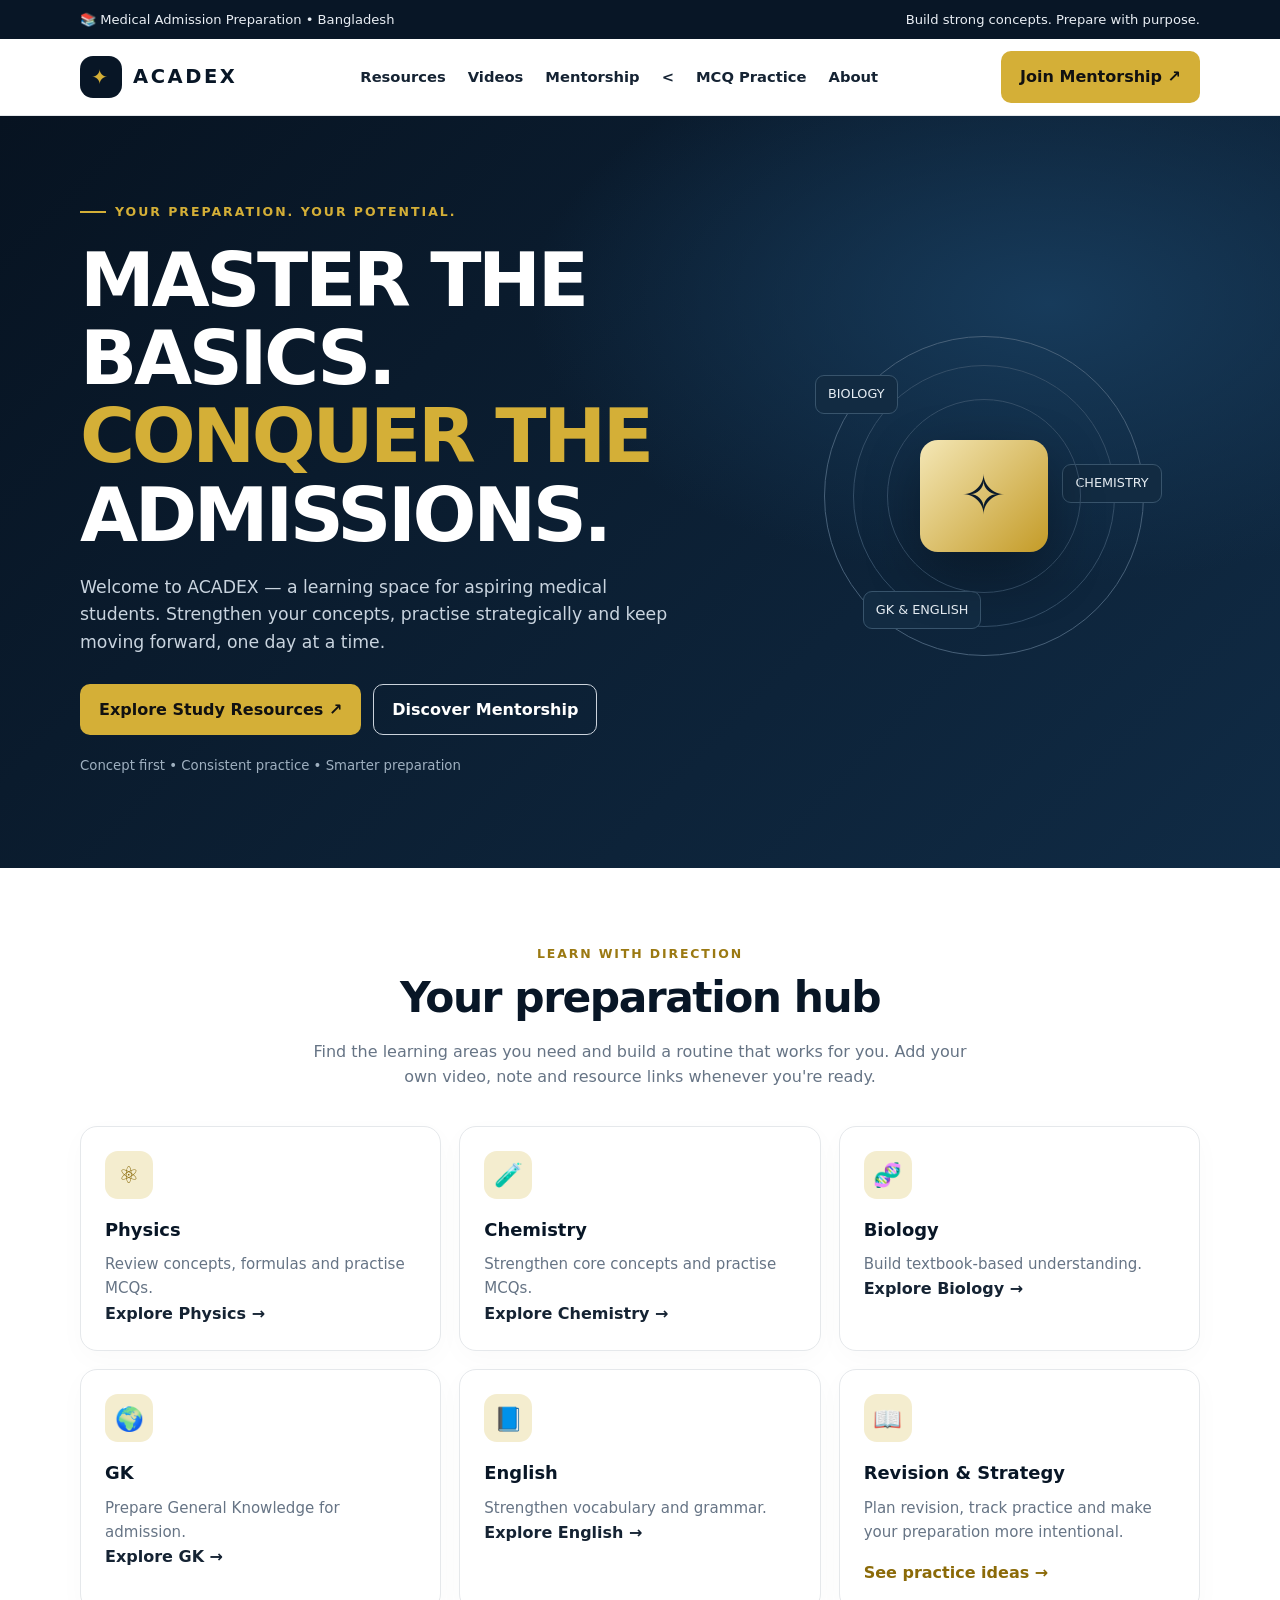
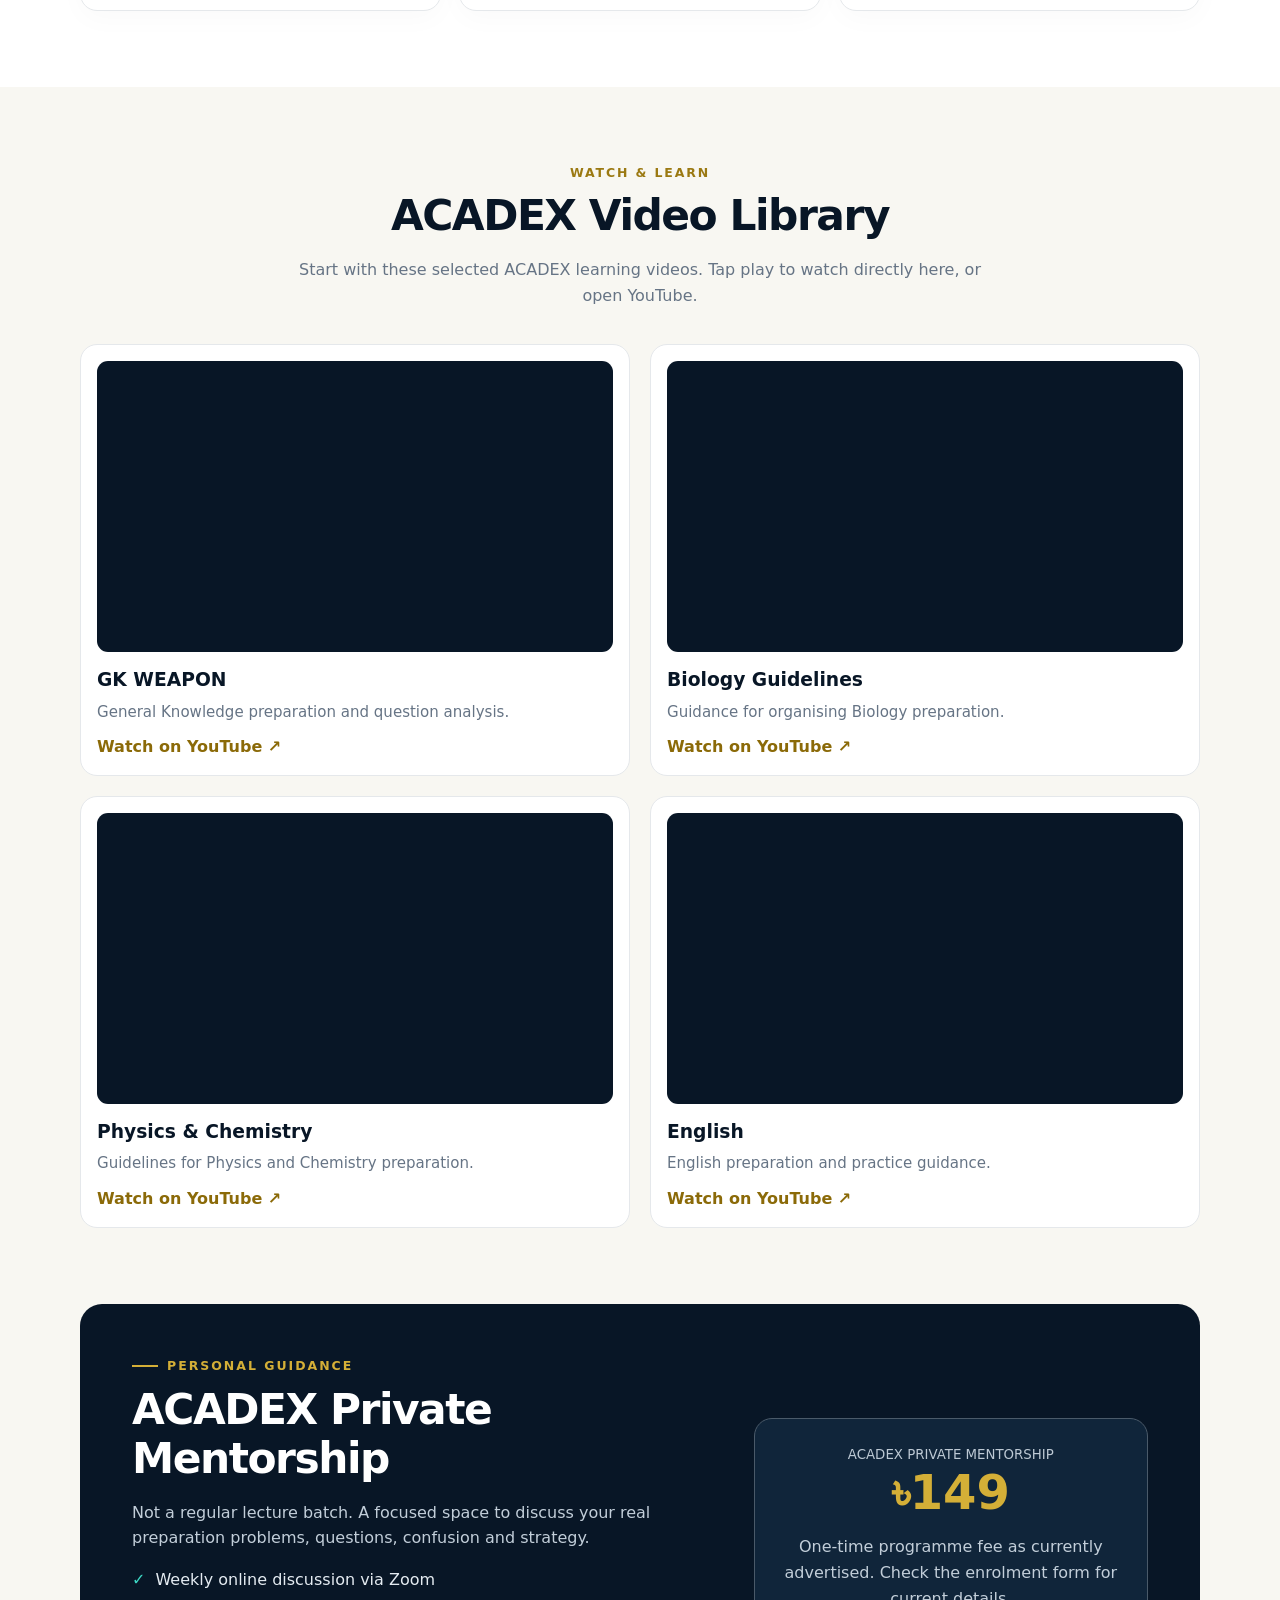
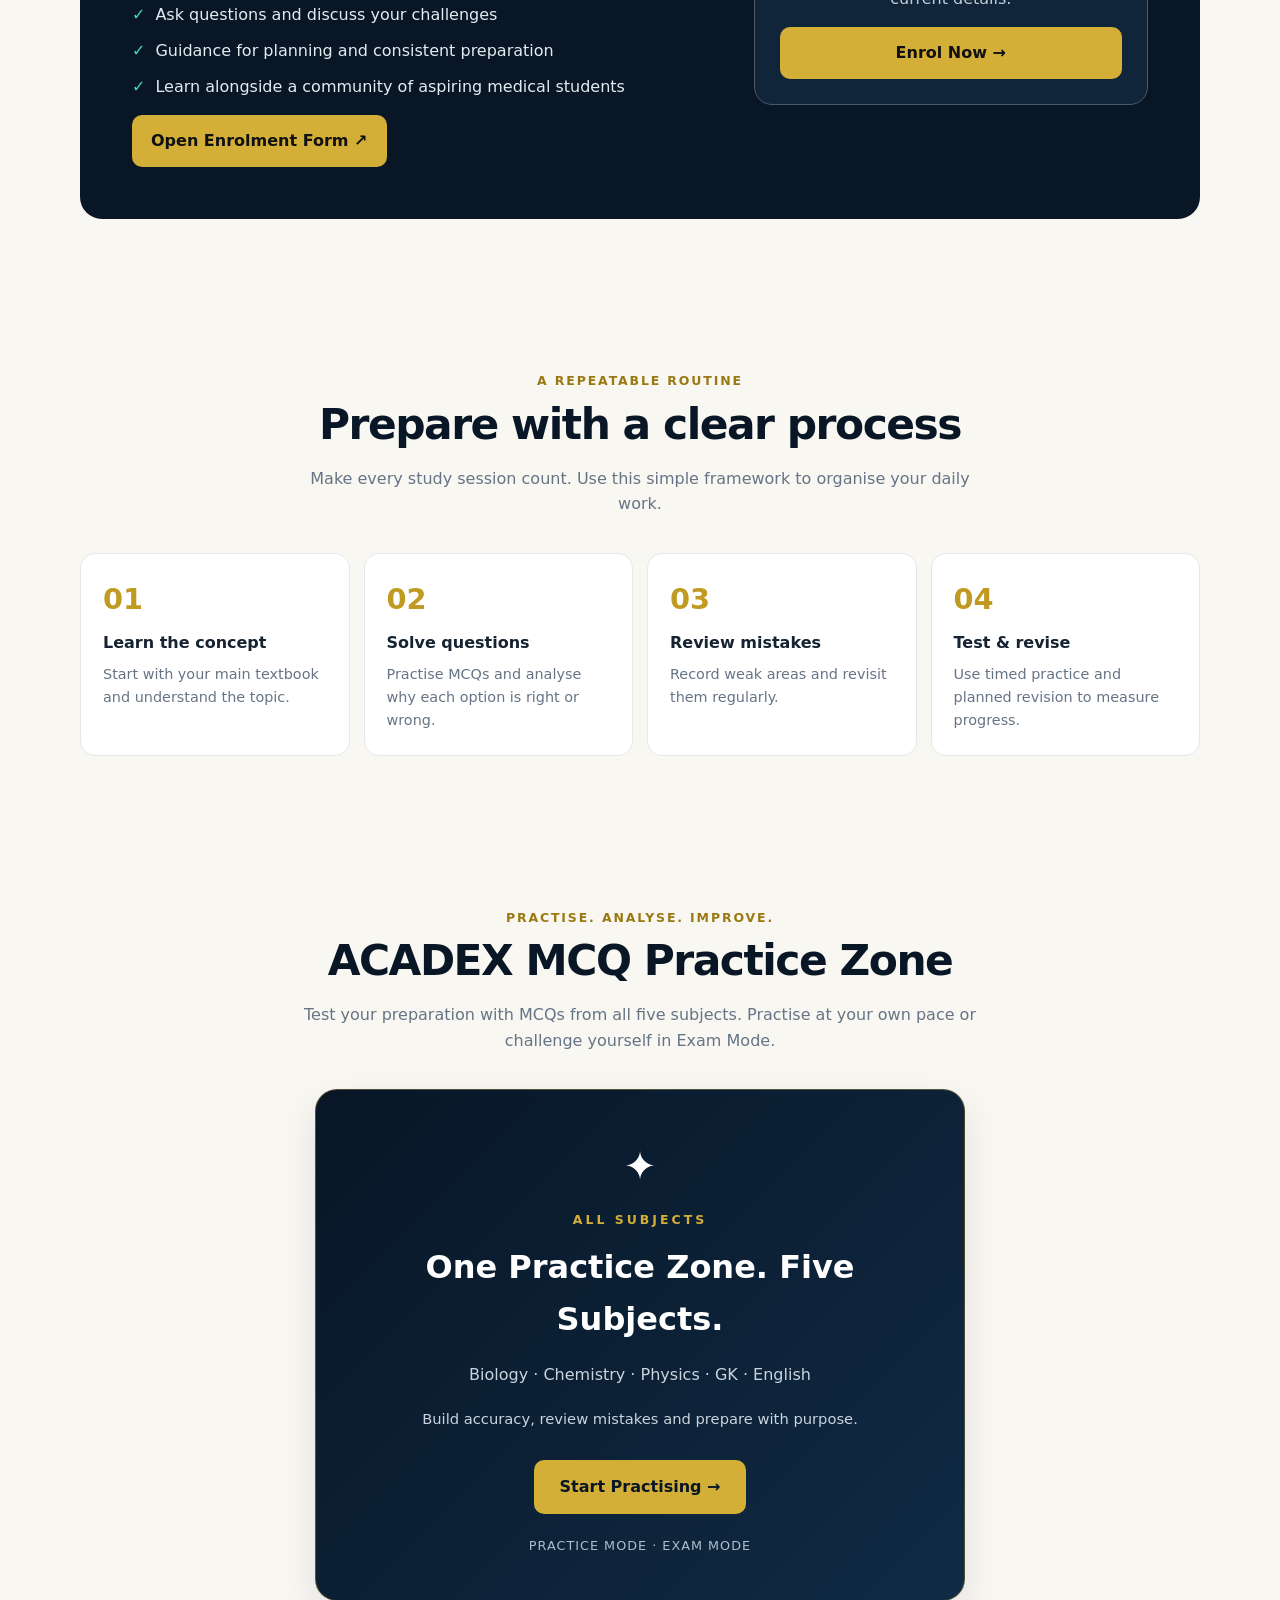
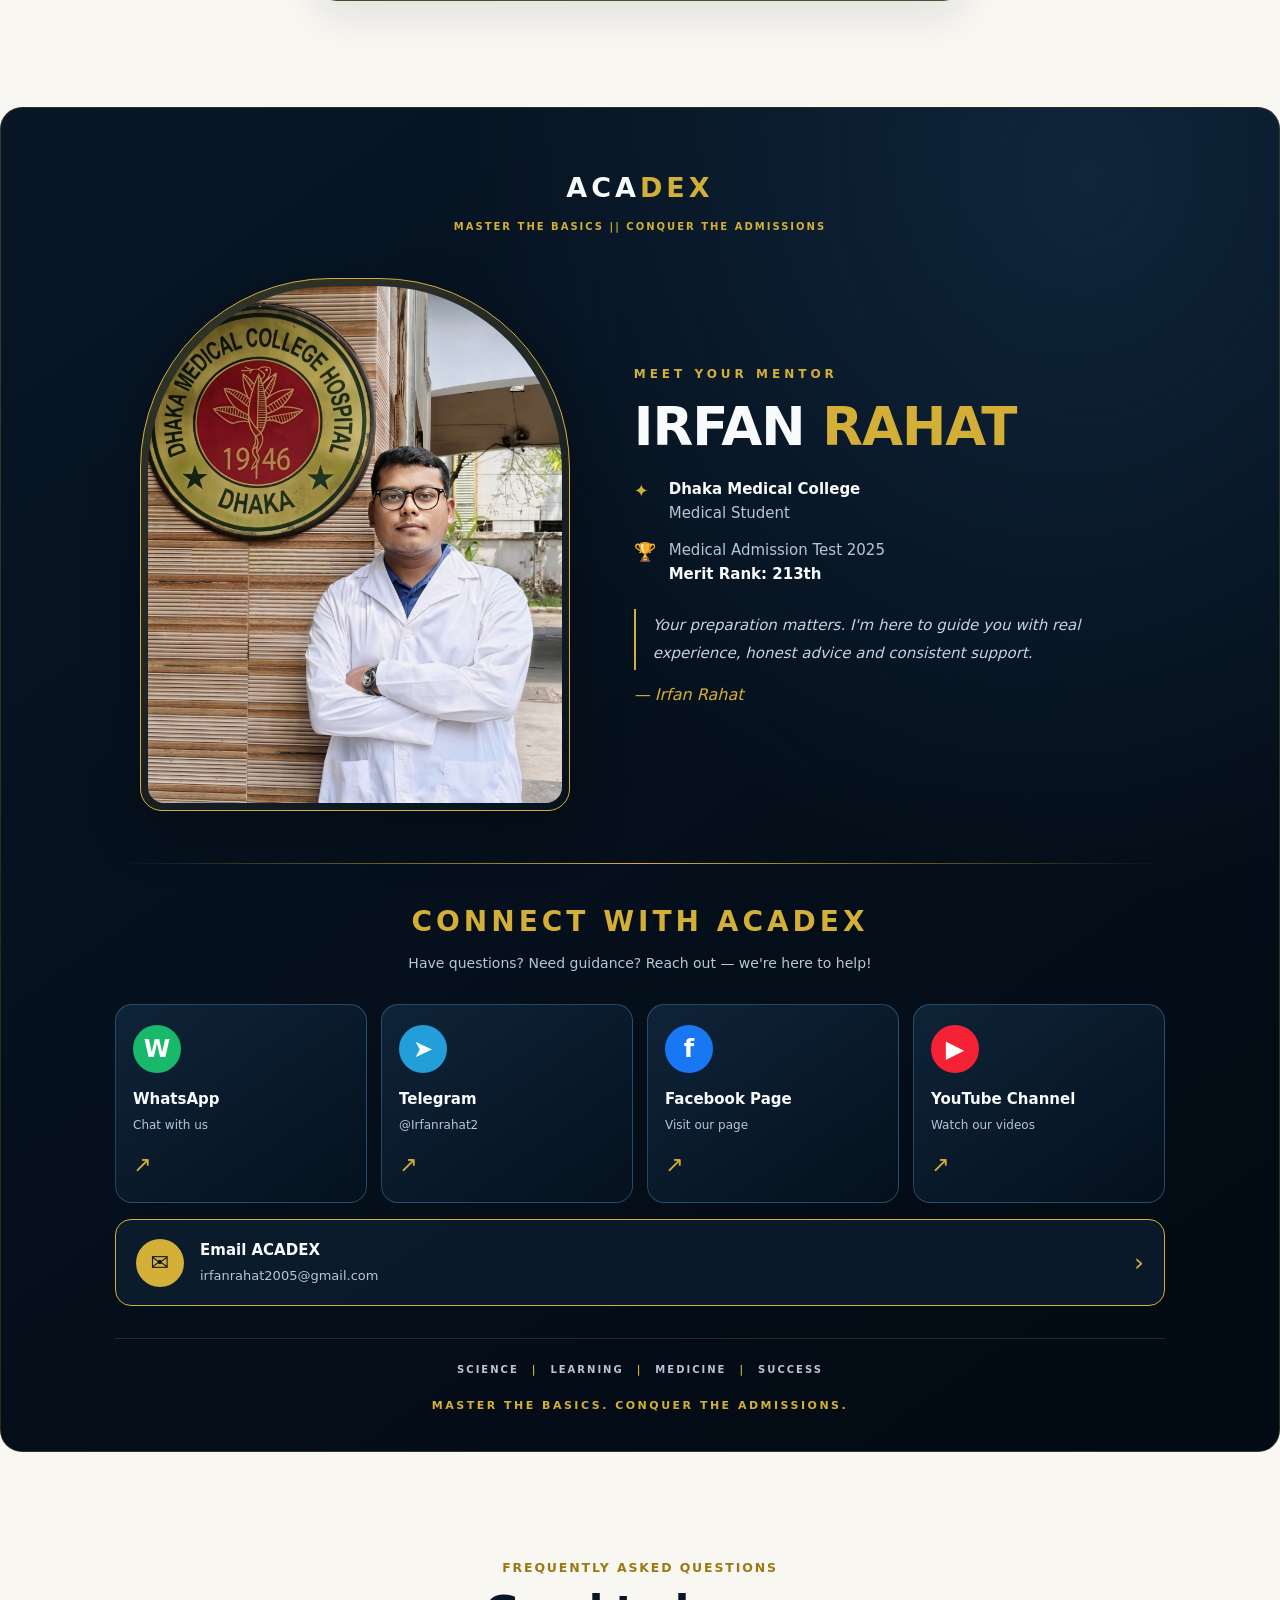
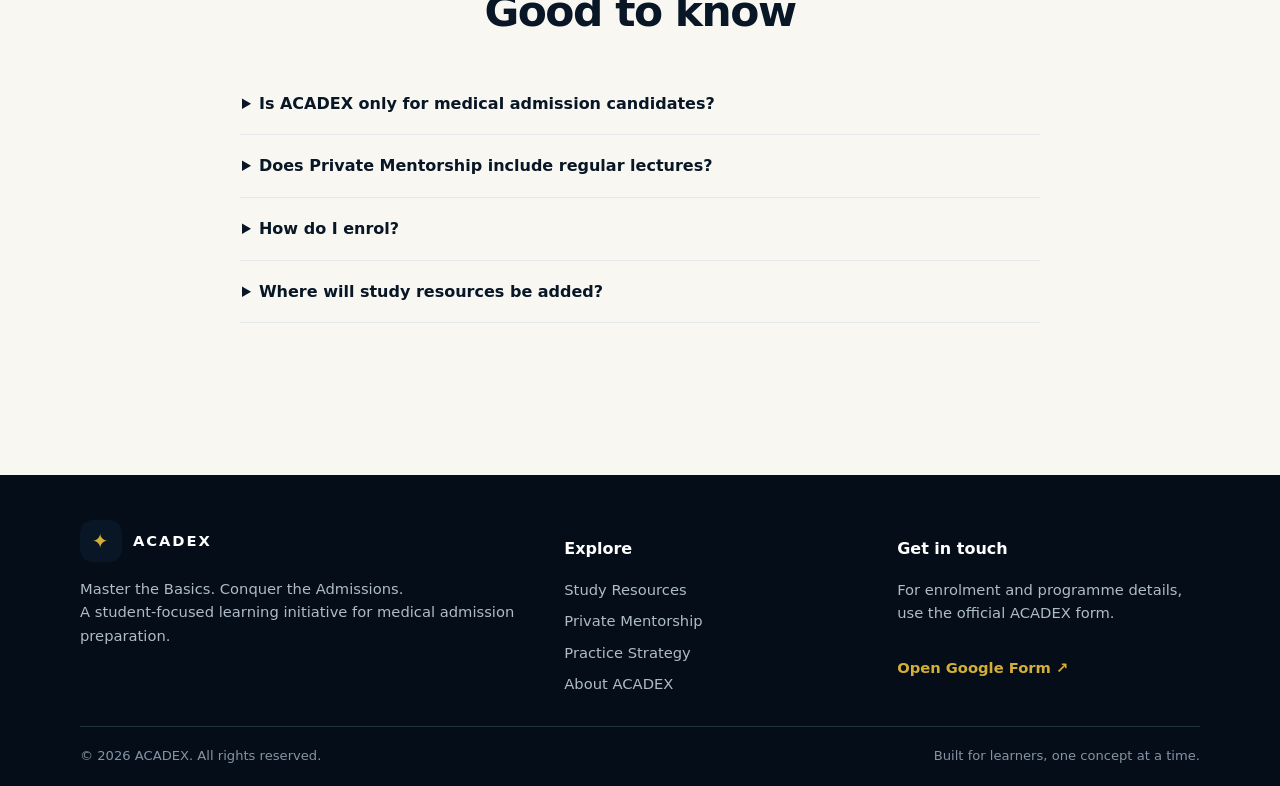
<file: index.html>
<html lang="en">
<head>
<meta charset="UTF-8">
<meta name="viewport" content="width=device-width, initial-scale=1.0">
<meta name="theme-color" content="#081626">
<meta name="description" content="ACADEX — Master the Basics. Conquer the Admissions. Medical admission preparation, study resources, quizzes and mentorship.">
<title>ACADEX | Master the Basics. Conquer the Admissions.</title>
<style>
:root{--navy:#081626;--navy2:#10263e;--gold:#d4af37;--paper:#f8f7f2;--ink:#152333;--muted:#667485;--line:#e5e8eb;--teal:#3dd9c5}
*{box-sizing:border-box}html{scroll-behavior:smooth}body{margin:0;font-family:system-ui,-apple-system,BlinkMacSystemFont,"Segoe UI",sans-serif;color:var(--ink);background:#fff;line-height:1.6}a{color:inherit;text-decoration:none}.wrap{width:min(1120px,92%);margin:auto}.topbar{background:var(--navy);color:#e9eef4;font-size:.82rem;padding:9px 0}.topbar .wrap{display:flex;justify-content:space-between;gap:12px;flex-wrap:wrap}.brandbar{background:#fff;position:sticky;top:0;z-index:5;border-bottom:1px solid var(--line)}.nav{display:flex;align-items:center;justify-content:space-between;min-height:76px;gap:16px}.brand{display:flex;align-items:center;gap:11px;font-weight:900;letter-spacing:.13em;color:var(--navy);font-size:1.22rem}.logo{width:42px;height:42px;border-radius:13px;background:var(--navy);color:var(--gold);display:grid;place-items:center;font-size:1.25rem}.navlinks{display:flex;gap:22px;align-items:center;font-size:.92rem;font-weight:650}.navlinks a:hover{color:#9b7912}.btn{display:inline-flex;align-items:center;justify-content:center;gap:8px;padding:12px 18px;border-radius:10px;font-weight:750;border:1px solid transparent;transition:.2s}.btn-gold{background:var(--gold);color:#111}.btn-gold:hover{transform:translateY(-2px);filter:brightness(1.04)}.btn-outline{border-color:#cbd3dc;color:#fff}.btn-dark{background:var(--navy);color:#fff}.hero{background:radial-gradient(ellipse at 82% 25%,#173b5b 0,transparent 35%),linear-gradient(135deg,#071321,#102b45);color:#fff;padding:86px 0 78px;overflow:hidden;position:relative}.hero-grid{display:grid;grid-template-columns:1.2fr .8fr;gap:38px;align-items:center}.eyebrow{display:inline-flex;align-items:center;gap:9px;color:var(--gold);font-weight:800;font-size:.78rem;letter-spacing:.16em;text-transform:uppercase}.eyebrow:before{content:"";width:26px;height:2px;background:var(--gold)}h1{font-size:clamp(2.4rem,6vw,4.7rem);line-height:1.04;letter-spacing:-.045em;margin:19px 0 20px}h1 span{color:var(--gold)}.hero p{color:#c9d4df;max-width:610px;font-size:1.08rem}.hero-actions{display:flex;flex-wrap:wrap;gap:12px;margin-top:27px}.hero-note{font-size:.83rem!important;margin-top:20px;color:#9fb0c0!important}.hero-art{min-height:330px;display:grid;place-items:center;position:relative}.orbit{width:min(320px,78vw);aspect-ratio:1;border:1px solid #476078;border-radius:50%;display:grid;place-items:center;position:relative}.orbit:before,.orbit:after{content:"";position:absolute;border:1px solid #344e67;border-radius:50%;inset:28px}.orbit:after{inset:62px}.book{width:128px;height:112px;display:grid;place-items:center;background:linear-gradient(135deg,#f4e7b6,#c49b27);color:#0a1a2b;border-radius:18px;box-shadow:0 20px 55px #0005;font-size:3.4rem;z-index:1}.orbit-label{position:absolute;background:#122b42;border:1px solid #38546c;padding:8px 12px;border-radius:9px;font-size:.8rem;color:#e6edf3}.l1{top:12%;left:-3%}.l2{right:-6%;top:40%}.l3{bottom:8%;left:12%}.section{padding:76px 0}.section-soft{background:var(--paper)}.section-head{text-align:center;max-width:690px;margin:0 auto 36px}.kicker{color:#9b7912;font-size:.78rem;font-weight:850;letter-spacing:.15em;text-transform:uppercase}.section h2{font-size:clamp(1.8rem,4vw,2.65rem);letter-spacing:-.035em;line-height:1.15;margin:10px 0 12px;color:var(--navy)}.section-head p,.muted{color:var(--muted)}.cards{display:grid;grid-template-columns:repeat(3,1fr);gap:18px}.card{background:#fff;border:1px solid var(--line);border-radius:17px;padding:24px;box-shadow:0 8px 28px #0a1a2b06}.card-icon{width:48px;height:48px;display:grid;place-items:center;background:#f4edcf;color:#8a6a08;border-radius:13px;font-size:1.45rem;margin-bottom:17px}.card h3{margin:0 0 8px;color:var(--navy);font-size:1.12rem}.card p{margin:0;color:var(--muted);font-size:.94rem}.text-link{display:inline-block;margin-top:16px;font-weight:800;color:#8b6a08}.mentorship{background:var(--navy);color:#fff;border-radius:22px;padding:clamp(25px,5vw,52px);display:grid;grid-template-columns:1.2fr .8fr;gap:30px;align-items:center}.mentorship h2{color:#fff}.mentorship p{color:#c2ced9}.price{border:1px solid #4a5a69;border-radius:18px;padding:25px;text-align:center;background:#10253a}.price .amount{font-size:3rem;font-weight:900;color:var(--gold);line-height:1.1}.price small{color:#bdc9d4}.features{padding:0;list-style:none;color:#e4ebf1}.features li{margin:10px 0}.features li:before{content:"✓";color:var(--teal);font-weight:900;margin-right:10px}.steps{display:grid;grid-template-columns:repeat(4,1fr);gap:14px}.step{padding:22px;border-radius:15px;background:#fff;border:1px solid var(--line)}.step b{display:block;font-size:1.8rem;color:#c19a22}.step h3{font-size:1rem;margin:8px 0}.step p{font-size:.9rem;color:var(--muted);margin:0}.about-grid{display:grid;grid-template-columns:.8fr 1.2fr;gap:32px;align-items:center}.mentor-box{background:linear-gradient(145deg,#0a1b2d,#1b3a56);color:#fff;border-radius:20px;padding:30px;min-height:250px;display:flex;flex-direction:column;justify-content:flex-end}.mentor-box .monogram{font-size:4rem;color:var(--gold);font-weight:900;line-height:1}.mentor-box p{color:#c4d1dc}.about-copy p{color:var(--muted)}.faq{max-width:800px;margin:auto}.faq details{border-bottom:1px solid var(--line);padding:18px 2px}.faq summary{font-weight:800;cursor:pointer;color:var(--navy)}.faq details p{color:var(--muted)}.cta{background:#f4edcf;border:1px solid #e7dba9;border-radius:20px;padding:34px;display:flex;align-items:center;justify-content:space-between;gap:20px}.cta h2{margin:0 0 8px;color:var(--navy)}.cta p{margin:0;color:#5e5a49}.footer{background:#050e18;color:#d8e0e8;padding:45px 0 20px}.footer-grid{display:grid;grid-template-columns:1.2fr .8fr .8fr;gap:30px}.footer p,.footer a{color:#aebbc8;font-size:.92rem}.footer h3{color:#fff;font-size:1rem}.footer-links{display:grid;gap:8px}.copyright{border-top:1px solid #233342;margin-top:30px;padding-top:18px;color:#8494a4;font-size:.82rem;display:flex;justify-content:space-between;gap:12px;flex-wrap:wrap}.mobile-menu{display:none}
@media(max-width:760px){.nav{min-height:66px}.navlinks{display:none}.mobile-menu{display:block}.hero{padding:60px 0 48px}.hero-grid,.mentorship,.about-grid{grid-template-columns:1fr}.hero-art{min-height:270px;order:-1}.orbit{width:245px}.cards{grid-template-columns:1fr}.steps{grid-template-columns:repeat(2,1fr)}.section{padding:56px 0}.price{max-width:380px;margin:auto;width:100%}.cta{align-items:flex-start;flex-direction:column}.footer-grid{grid-template-columns:1fr}.topbar .wrap{justify-content:center;text-align:center}}
@media(min-width:761px) and (max-width:980px){.navlinks{gap:12px;font-size:.82rem}.cards{grid-template-columns:repeat(2,1fr)}}
</style>

  
<style>
/* ACADEX Premium Mentor & Contact Section */
.acadex-premium {
  --navy: #081626;
  --navy-light: #10253b;
  --gold: #d4af37;
  --white: #f8fafc;
  --muted: #b8c5d6;
  --line: rgba(212, 175, 55, 0.35);

  background:
    radial-gradient(ellipse at 85% 5%, rgba(27, 65, 98, 0.42), transparent 40%),
    linear-gradient(145deg, #081626, #030b14 90%);
  color: var(--white);
  padding: 58px 18px 34px;
  margin: 30px auto;
  border: 1px solid rgba(212, 175, 55, 0.2);
  border-radius: 22px;
  font-family: inherit;
  overflow: hidden;
}

.acadex-premium * {
  box-sizing: border-box;
}

.acadex-premium .ap-container {
  max-width: 1050px;
  margin: 0 auto;
}

.acadex-premium .ap-brand {
  text-align: center;
  margin-bottom: 42px;
}

.acadex-premium .ap-brand-name {
  color: var(--white);
  font-size: 27px;
  font-weight: 900;
  letter-spacing: 4px;
  margin: 0;
}

.acadex-premium .ap-brand-name span {
  color: var(--gold);
}

.acadex-premium .ap-tagline {
  color: var(--gold);
  font-size: 10px;
  font-weight: 700;
  letter-spacing: 2px;
  line-height: 1.8;
  margin: 8px 0 0;
}

.acadex-premium .ap-mentor {
  display: grid;
  grid-template-columns: minmax(0, 0.95fr) minmax(0, 1.05fr);
  gap: 38px;
  align-items: center;
}

.acadex-premium .ap-photo-wrap {
  position: relative;
  max-width: 430px;
  width: 100%;
  margin: 0 auto;
  padding: 7px;
  border: 1px solid var(--gold);
  border-radius: 190px 190px 22px 22px;
  background: linear-gradient(145deg, rgba(212,175,55,.22), rgba(8,22,38,.2));
  box-shadow: 0 18px 55px rgba(0,0,0,.28);
}

.acadex-premium .ap-photo {
  display: block;
  width: 100%;
  aspect-ratio: 4 / 5;
  object-fit: cover;
  object-position: center 30%;
  border-radius: 185px 185px 16px 16px;
}

.acadex-premium .ap-eyebrow {
  color: var(--gold);
  font-size: 12px;
  font-weight: 800;
  letter-spacing: 4px;
  text-transform: uppercase;
  margin: 0 0 14px;
}

.acadex-premium .ap-name {
  color: var(--white);
  font-size: clamp(32px, 5vw, 53px);
  font-weight: 900;
  line-height: 1.08;
  letter-spacing: -1px;
  overflow-wrap: anywhere;
  margin: 0 0 22px;
}

.acadex-premium .ap-name span {
  color: var(--gold);
}

.acadex-premium .ap-credentials {
  display: grid;
  gap: 13px;
  margin-bottom: 23px;
}

.acadex-premium .ap-credential {
  display: flex;
  align-items: flex-start;
  gap: 12px;
  color: var(--muted);
  font-size: 15px;
  line-height: 1.6;
}

.acadex-premium .ap-credential-icon {
  color: var(--gold);
  font-size: 18px;
  min-width: 23px;
}

.acadex-premium .ap-credential strong {
  color: var(--white);
}

.acadex-premium .ap-quote {
  border-left: 2px solid var(--gold);
  padding: 3px 0 3px 17px;
  margin: 22px 0 0;
  color: #c6d2e3;
  font-size: 15px;
  font-style: italic;
  line-height: 1.85;
}

.acadex-premium .ap-signature {
  color: var(--gold);
  font-size: 16px;
  font-style: italic;
  margin-top: 12px;
}

.acadex-premium .ap-divider {
  border: 0;
  height: 1px;
  margin: 52px 0 38px;
  background: linear-gradient(90deg, transparent, var(--gold), transparent);
}

.acadex-premium .ap-contact-heading {
  text-align: center;
  margin-bottom: 28px;
}

.acadex-premium .ap-contact-heading h3 {
  color: var(--gold);
  font-size: clamp(20px, 3vw, 28px);
  font-weight: 800;
  letter-spacing: 4px;
  line-height: 1.4;
  margin: 0 0 10px;
}

.acadex-premium .ap-contact-heading p {
  color: var(--muted);
  font-size: 14px;
  line-height: 1.8;
  margin: 0;
}

.acadex-premium .ap-contact-grid {
  display: grid;
  grid-template-columns: repeat(4, minmax(0, 1fr));
  gap: 14px;
}

.acadex-premium .ap-contact-card {
  display: flex;
  flex-direction: column;
  align-items: flex-start;
  min-width: 0;
  padding: 20px 17px;
  text-decoration: none;
  color: var(--white);
  background: linear-gradient(145deg, rgba(16,37,59,.92), rgba(5,17,30,.92));
  border: 1px solid rgba(72, 145, 199, .42);
  border-radius: 17px;
  transition: transform .22s ease, border-color .22s ease,
              box-shadow .22s ease;
}

.acadex-premium .ap-contact-card:hover {
  transform: translateY(-5px);
  border-color: var(--gold);
  box-shadow: 0 12px 28px rgba(0,0,0,.22);
}

.acadex-premium .ap-contact-icon {
  display: grid;
  place-items: center;
  width: 48px;
  height: 48px;
  margin-bottom: 15px;
  border-radius: 50%;
  color: #fff;
  font-size: 24px;
  font-weight: 800;
}

.acadex-premium .ap-whatsapp { background: #18b96b; }
.acadex-premium .ap-telegram { background: #229ed9; }
.acadex-premium .ap-facebook { background: #1877f2; }
.acadex-premium .ap-youtube { background: #f52235; }

.acadex-premium .ap-contact-card strong {
  font-size: 15px;
  line-height: 1.5;
  overflow-wrap: anywhere;
}

.acadex-premium .ap-contact-card small {
  display: block;
  color: var(--muted);
  font-size: 12px;
  line-height: 1.6;
  margin-top: 5px;
  overflow-wrap: anywhere;
}

.acadex-premium .ap-arrow {
  color: var(--gold);
  font-size: 22px;
  margin-top: 12px;
}

.acadex-premium .ap-email {
  display: flex;
  align-items: center;
  gap: 16px;
  margin-top: 16px;
  padding: 18px 20px;
  border: 1px solid var(--gold);
  border-radius: 16px;
  text-decoration: none;
  color: var(--white);
  background: rgba(16,37,59,.55);
  transition: background .2s ease;
}

.acadex-premium .ap-email:hover {
  background: rgba(212,175,55,.1);
}

.acadex-premium .ap-email-icon {
  display: grid;
  place-items: center;
  flex-shrink: 0;
  width: 48px;
  height: 48px;
  border-radius: 50%;
  color: var(--navy);
  background: var(--gold);
  font-size: 22px;
}

.acadex-premium .ap-email strong {
  display: block;
  font-size: 15px;
  margin-bottom: 4px;
}

.acadex-premium .ap-email small {
  color: var(--muted);
  font-size: 13px;
  overflow-wrap: anywhere;
}

.acadex-premium .ap-email-arrow {
  color: var(--gold);
  font-size: 25px;
  margin-left: auto;
}

.acadex-premium .ap-footer {
  border-top: 1px solid rgba(212,175,55,.18);
  margin-top: 32px;
  padding-top: 23px;
  text-align: center;
}

.acadex-premium .ap-pillars {
  display: flex;
  justify-content: center;
  flex-wrap: wrap;
  gap: 13px;
  color: var(--muted);
  font-size: 10px;
  font-weight: 700;
  letter-spacing: 2px;
}

.acadex-premium .ap-pillars span + span::before {
  content: "|";
  color: var(--gold);
  margin-right: 13px;
}

.acadex-premium .ap-footer-tagline {
  color: var(--gold);
  font-size: 11px;
  font-weight: 800;
  letter-spacing: 2.5px;
  line-height: 1.9;
  margin: 18px 0 0;
}

@media (max-width: 720px) {
  .acadex-premium {
    padding: 38px 15px 25px;
    border-radius: 16px;
  }

  .acadex-premium .ap-brand {
    margin-bottom: 30px;
  }

  .acadex-premium .ap-mentor {
    grid-template-columns: 1fr;
    gap: 28px;
  }

  .acadex-premium .ap-photo-wrap {
    max-width: 330px;
  }

  .acadex-premium .ap-intro {
    text-align: center;
  }

  .acadex-premium .ap-credentials {
    max-width: 340px;
    margin-left: auto;
    margin-right: auto;
    text-align: left;
  }

  .acadex-premium .ap-eyebrow {
    letter-spacing: 3px;
  }

  .acadex-premium .ap-quote {
    text-align: left;
  }

  .acadex-premium .ap-contact-grid {
    grid-template-columns: repeat(2, minmax(0, 1fr));
    gap: 11px;
  }

  .acadex-premium .ap-contact-card {
    padding: 16px 13px;
  }

  .acadex-premium .ap-divider {
    margin: 38px 0 30px;
  }

  .acadex-premium .ap-contact-heading h3 {
    letter-spacing: 2px;
  }
}

@media (max-width: 360px) {
  .acadex-premium .ap-contact-grid {
    grid-template-columns: 1fr;
  }

  .acadex-premium .ap-contact-card {
    min-height: auto;
  }
}
</style>
  
</head>
<body>
<div class="topbar"><div class="wrap"><span>📚 Medical Admission Preparation • Bangladesh</span><span>Build strong concepts. Prepare with purpose.</span></div></div>
<header class="brandbar"><div class="wrap nav">
<a class="brand" href="#home"><span class="logo">✦</span><span>ACADEX</span></a>
<nav class="navlinks" aria-label="Main navigation"><a href="#resources">Resources</a><a href="#videos">Videos</a><a href="#mentorship">Mentorship</a><<a href="#mcq-zone">MCQ Practice</a><a href="#about">About</a></nav>
<a class="btn btn-dark mobile-menu" href="#resources">Explore ↓</a>
<a class="btn btn-gold" href="#mentorship">Join Mentorship ↗</a>
</div></header>
<main>
<section class="hero" id="home"><div class="wrap hero-grid"><div>
<div class="eyebrow">Your preparation. Your potential.</div>
<h1>MASTER THE BASICS.<br><span>CONQUER THE</span><br>ADMISSIONS.</h1>
<p>Welcome to ACADEX — a learning space for aspiring medical students. Strengthen your concepts, practise strategically and keep moving forward, one day at a time.</p>
<div class="hero-actions"><a class="btn btn-gold" href="#resources">Explore Study Resources ↗</a><a class="btn btn-outline" href="#mentorship">Discover Mentorship</a></div>
<p class="hero-note">Concept first • Consistent practice • Smarter preparation</p>
</div><div class="hero-art" aria-label="ACADEX education illustration"><div class="orbit"><div class="book">✧</div><span class="orbit-label l1">BIOLOGY</span><span class="orbit-label l2">CHEMISTRY</span><span class="orbit-label l3">GK & ENGLISH</span></div></div></div></section>
<section class="section" id="resources"><div class="wrap"><div class="section-head"><div class="kicker">Learn with direction</div><h2>Your preparation hub</h2><p>Find the learning areas you need and build a routine that works for you. Add your own video, note and resource links whenever you're ready.</p></div>
<div class="cards">

<article class="card">
  <a href="physics.html" style="color:inherit;text-decoration:none;display:block;">
    <div class="card-icon">⚛️</div>
    <h3>Physics</h3>
    <p>Review concepts, formulas and practise MCQs.</p>
    <strong>Explore Physics →</strong>
  </a>
</article>

<article class="card">
  <a href="chemistry.html" style="color:inherit;text-decoration:none;display:block;">
    <div class="card-icon">🧪</div>
    <h3>Chemistry</h3>
    <p>Strengthen core concepts and practise MCQs.</p>
    <strong>Explore Chemistry →</strong>
  </a>
</article>

<article class="card">
  <a href="biology.html" style="color:inherit;text-decoration:none;display:block;">
    <div class="card-icon">🧬</div>
    <h3>Biology</h3>
    <p>Build textbook-based understanding.</p>
    <strong>Explore Biology →</strong>
  </a>
</article>

<article class="card">
  <a href="gk.html" style="color:inherit;text-decoration:none;display:block;">
    <div class="card-icon">🌍</div>
    <h3>GK </h3>
    <p>Prepare General Knowledge for admission.</p>
    <strong>Explore GK →</strong>
  </a>
</article>

<article class="card">
  <a href="english.html" style="color:inherit;text-decoration:none;display:block;">
    <div class="card-icon">📘</div>
    <h3>English</h3>
    <p>Strengthen vocabulary and grammar.</p>
    <strong>Explore English →</strong>
  </a>
</article>

<article class="card"><div class="card-icon">📖</div><h3>Revision & Strategy</h3><p>Plan revision, track practice and make your preparation more intentional.</p><a class="text-link" href="#practice">See practice ideas →</a></article>
</div></div></section>

<section class="section section-soft" id="videos"><div class="wrap"><div class="section-head"><div class="kicker">Watch & learn</div><h2>ACADEX Video Library</h2><p>Start with these selected ACADEX learning videos. Tap play to watch directly here, or open YouTube.</p></div>
<style>.video-grid{display:grid;grid-template-columns:repeat(2,minmax(0,1fr));gap:20px}.video-card{background:#fff;border:1px solid var(--line);border-radius:17px;padding:16px;overflow:hidden}.video-frame{width:100%;aspect-ratio:16/9;border:0;border-radius:11px;background:#081626}.video-card h3{color:var(--navy);margin:13px 0 5px}.video-card p{color:var(--muted);margin:0 0 10px;font-size:.94rem}.video-card a{color:#8b6a08;font-weight:800}@media(max-width:760px){.video-grid{grid-template-columns:1fr}}</style>
<div class="video-grid">
<article class="video-card" id="videos-gk"><iframe class="video-frame" src="https://www.youtube-nocookie.com/embed/QRQGggVnhkA" title="GK WEAPON - ACADEX" loading="lazy" allow="accelerometer; autoplay; clipboard-write; encrypted-media; gyroscope; picture-in-picture; web-share" referrerpolicy="strict-origin-when-cross-origin" allowfullscreen></iframe><h3>GK WEAPON</h3><p>General Knowledge preparation and question analysis.</p><a href="https://youtu.be/QRQGggVnhkA" target="_blank" rel="noopener">Watch on YouTube ↗</a></article>

  <article class="video-card" id="videos-biology"><iframe class="video-frame" src="https://www.youtube-nocookie.com/embed/kxdg_A7-uMA" title="Biology Guidelines - ACADEX" loading="lazy" allow="accelerometer; autoplay; clipboard-write; encrypted-media; gyroscope; picture-in-picture; web-share" referrerpolicy="strict-origin-when-cross-origin" allowfullscreen></iframe><h3>Biology Guidelines</h3><p>Guidance for organising Biology preparation.</p><a href="https://youtu.be/kxdg_A7-uMA" target="_blank" rel="noopener">Watch on YouTube ↗</a></article>
<article class="video-card" id="videos-physics-chemistry"><iframe class="video-frame" src="https://www.youtube-nocookie.com/embed/MtVYTA7AikU" title="Physics and Chemistry - ACADEX" loading="lazy" allow="accelerometer; autoplay; clipboard-write; encrypted-media; gyroscope; picture-in-picture; web-share" referrerpolicy="strict-origin-when-cross-origin" allowfullscreen></iframe><h3>Physics & Chemistry</h3><p>Guidelines for Physics and Chemistry preparation.</p><a href="https://youtu.be/MtVYTA7AikU" target="_blank" rel="noopener">Watch on YouTube ↗</a></article>
<article class="video-card" id="videos-english"><iframe class="video-frame" src="https://www.youtube-nocookie.com/embed/1yRajhEwn04" title="English - ACADEX" loading="lazy" allow="accelerometer; autoplay; clipboard-write; encrypted-media; gyroscope; picture-in-picture; web-share" referrerpolicy="strict-origin-when-cross-origin" allowfullscreen></iframe><h3>English</h3><p>English preparation and practice guidance.</p><a href="https://youtu.be/1yRajhEwn04" target="_blank" rel="noopener">Watch on YouTube ↗</a></article>
</div></div>

<section class="section section-soft" id="mentorship"><div class="wrap"><div class="mentorship"><div><div class="eyebrow">Personal guidance</div><h2>ACADEX Private Mentorship</h2><p>Not a regular lecture batch. A focused space to discuss your real preparation problems, questions, confusion and strategy.</p><ul class="features"><li>Weekly online discussion via Zoom</li><li>Ask questions and discuss your challenges</li><li>Guidance for planning and consistent preparation</li><li>Learn alongside a community of aspiring medical students</li></ul><a class="btn btn-gold" href="https://docs.google.com/forms/d/e/1FAIpQLSfEqepI1u0O-bjMe-UJFyd2N0Yvep6rUFueFmW5IXyc9noNlA/viewform?usp=header" target="_blank" rel="noopener">Open Enrolment Form ↗</a></div>
<div class="price"><small>ACADEX PRIVATE MENTORSHIP</small><div class="amount">৳149</div><p>One-time programme fee as currently advertised. Check the enrolment form for current details.</p><a class="btn btn-gold" style="width:100%" href="https://docs.google.com/forms/d/e/1FAIpQLSfEqepI1u0O-bjMe-UJFyd2N0Yvep6rUFueFmW5IXyc9noNlA/viewform?usp=header" target="_blank" rel="noopener">Enrol Now →</a></div>
</div></div></section>
<section class="section" id="practice"><div class="wrap"><div class="section-head"><div class="kicker">A repeatable routine</div><h2>Prepare with a clear process</h2><p>Make every study session count. Use this simple framework to organise your daily work.</p></div><div class="steps">
<div class="step"><b>01</b><h3>Learn the concept</h3><p>Start with your main textbook and understand the topic.</p></div>
<div class="step"><b>02</b><h3>Solve questions</h3><p>Practise MCQs and analyse why each option is right or wrong.</p></div>
<div class="step"><b>03</b><h3>Review mistakes</h3><p>Record weak areas and revisit them regularly.</p></div>
<div class="step"><b>04</b><h3>Test & revise</h3><p>Use timed practice and planned revision to measure progress.</p></div>
</div></div></section>

  
<!-- ACADEX ALL SUBJECTS MCQ ZONE -->
<section class="section" id="mcq-zone">
  <div class="wrap">

    <div class="section-head">
      <div class="kicker">Practise. Analyse. Improve.</div>
      <h2>ACADEX MCQ Practice Zone</h2>
      <p>
        Test your preparation with MCQs from all five subjects.
        Practise at your own pace or challenge yourself in Exam Mode.
      </p>
    </div>

    <div style="
      max-width:650px;
      margin:0 auto;
      padding:clamp(28px,5vw,44px) 24px;
      text-align:center;
      background:linear-gradient(135deg,#081626,#102b45);
      color:#fff;
      border:1px solid #d4af3755;
      border-radius:22px;
      box-shadow:0 16px 40px #08162618;
    ">

      <div style="font-size:2.5rem;margin-bottom:12px">✦</div>

      <div style="
        color:#d4af37;
        font-size:.78rem;
        font-weight:800;
        letter-spacing:3px;
      ">
        ALL SUBJECTS
      </div>

      <h3 style="
        font-size:clamp(1.5rem,4vw,2rem);
        margin:12px 0;
        color:#fff;
      ">
        One Practice Zone. Five Subjects.
      </h3>

      <p style="color:#c9d4df;line-height:1.8">
        Biology · Chemistry · Physics · GK · English
      </p>

      <p style="color:#c9d4df;font-size:.92rem;line-height:1.7">
        Build accuracy, review mistakes and prepare with purpose.
      </p>

      <a href="mcq.html" style="
        display:inline-block;
        margin-top:15px;
        padding:14px 26px;
        background:#d4af37;
        color:#081626;
        border-radius:10px;
        text-decoration:none;
        font-weight:800;
      ">
        Start Practising →
      </a>

      <p style="
        color:#aebdcb;
        font-size:.8rem;
        margin:22px 0 0;
        letter-spacing:1px;
      ">
        PRACTICE MODE · EXAM MODE
      </p>

    </div>
  </div>
</section>
<!-- END ACADEX ALL SUBJECTS MCQ ZONE -->
<!-- ACADEX: PREMIUM MENTOR PROFILE + CONTACT -->
<section class="acadex-premium" id="mentor">
  <div class="ap-container">

    <!-- BRAND -->
    <div class="ap-brand">
      <p class="ap-brand-name">ACA<span>DEX</span></p>
      <p class="ap-tagline">
        MASTER THE BASICS || CONQUER THE ADMISSIONS
      </p>
    </div>

    <!-- MENTOR PROFILE -->
    <div class="ap-mentor">

      <div class="ap-photo-wrap">
        <img
          class="ap-photo"
          src="IMG_20260516_125428.jpg"
          alt="Irfan Rahat, Dhaka Medical College"
          loading="lazy"
        >
      </div>

      <div class="ap-intro">
        <p class="ap-eyebrow">Meet Your Mentor</p>

        <h2 class="ap-name">
          IRFAN <span>RAHAT</span>
        </h2>

        <div class="ap-credentials">
          <div class="ap-credential">
            <span class="ap-credential-icon" aria-hidden="true">✦</span>
            <div>
              <strong>Dhaka Medical College</strong><br>
              Medical Student
            </div>
          </div>

          <div class="ap-credential">
            <span class="ap-credential-icon" aria-hidden="true">🏆</span>
            <div>
              Medical Admission Test 2025<br>
              <strong>Merit Rank: 213th</strong>
            </div>
          </div>
        </div>

        <blockquote class="ap-quote">
          Your preparation matters. I'm here to guide you with
          real experience, honest advice and consistent support.
        </blockquote>

        <p class="ap-signature">— Irfan Rahat</p>
      </div>

    </div>

    <!-- DIVIDER -->
    <hr class="ap-divider">

    <!-- CONTACT HEADING -->
    <div class="ap-contact-heading">
      <h3>CONNECT WITH ACADEX</h3>
      <p>
        Have questions? Need guidance? Reach out — we're here to help!
      </p>
    </div>

    <!-- SOCIAL CONTACT CARDS -->
    <div class="ap-contact-grid">

      <a
        class="ap-contact-card"
        href="https://wa.me/8801628228650"
        target="_blank"
        rel="noopener noreferrer"
        aria-label="Contact ACADEX on WhatsApp"
      >
        <span class="ap-contact-icon ap-whatsapp" aria-hidden="true">W</span>
        <strong>WhatsApp</strong>
        <small>Chat with us</small>
        <span class="ap-arrow" aria-hidden="true">↗</span>
      </a>

      <a
        class="ap-contact-card"
        href="https://t.me/Irfanrahat2"
        target="_blank"
        rel="noopener noreferrer"
        aria-label="Contact Irfan Rahat on Telegram"
      >
        <span class="ap-contact-icon ap-telegram" aria-hidden="true">➤</span>
        <strong>Telegram</strong>
        <small>@Irfanrahat2</small>
        <span class="ap-arrow" aria-hidden="true">↗</span>
      </a>

      <a
        class="ap-contact-card"
        href="https://www.facebook.com/share/1AtXLj5Fu2/"
        target="_blank"
        rel="noopener noreferrer"
        aria-label="Visit the ACADEX Facebook page"
      >
        <span class="ap-contact-icon ap-facebook" aria-hidden="true">f</span>
        <strong>Facebook Page</strong>
        <small>Visit our page</small>
        <span class="ap-arrow" aria-hidden="true">↗</span>
      </a>

      <a
        class="ap-contact-card"
        href="https://youtube.com/@acadexeducation"
        target="_blank"
        rel="noopener noreferrer"
        aria-label="Visit the ACADEX YouTube channel"
      >
        <span class="ap-contact-icon ap-youtube" aria-hidden="true">▶</span>
        <strong>YouTube Channel</strong>
        <small>Watch our videos</small>
        <span class="ap-arrow" aria-hidden="true">↗</span>
      </a>

    </div>

    <!-- EMAIL CARD -->
    <a
      class="ap-email"
      href="mailto:irfanrahat2005@gmail.com"
      aria-label="Email ACADEX"
    >
      <span class="ap-email-icon" aria-hidden="true">✉</span>

      <span>
        <strong>Email ACADEX</strong>
        <small>irfanrahat2005@gmail.com</small>
      </span>

      <span class="ap-email-arrow" aria-hidden="true">›</span>
    </a>

    <!-- FOOTER -->
    <div class="ap-footer">
      <div class="ap-pillars">
        <span>SCIENCE</span>
        <span>LEARNING</span>
        <span>MEDICINE</span>
        <span>SUCCESS</span>
      </div>

      <p class="ap-footer-tagline">
        MASTER THE BASICS. CONQUER THE ADMISSIONS.
      </p>
    </div>

  </div>
</section>
<!-- END ACADEX MENTOR + CONTACT -->
  

<section class="section"><div class="wrap"><div class="section-head"><div class="kicker">Frequently asked questions</div><h2>Good to know</h2></div><div class="faq">
<details><summary>Is ACADEX only for medical admission candidates?</summary><p>The current website is focused on medical admission preparation. Resource availability may expand over time.</p></details>
<details><summary>Does Private Mentorship include regular lectures?</summary><p>The programme is designed around discussion, students' questions, preparation challenges and guidance rather than a regular lecture batch.</p></details>
<details><summary>How do I enrol?</summary><p>Use the enrolment form linked on this page and follow the instructions provided there.</p></details>
<details><summary>Where will study resources be added?</summary><p>Subject-wise video, notes and practice links can be added to this website as ACADEX resources are organised.</p></details>
</div></div></section>
</main>
<footer class="footer"><div class="wrap"><div class="footer-grid"><div><a class="brand" style="color:white" href="#home"><span class="logo">✦</span><span>ACADEX</span></a><p>Master the Basics. Conquer the Admissions.<br>A student-focused learning initiative for medical admission preparation.</p></div><div><h3>Explore</h3><div class="footer-links"><a href="#resources">Study Resources</a><a href="#mentorship">Private Mentorship</a><a href="#practice">Practice Strategy</a><a href="#about">About ACADEX</a></div></div><div><h3>Get in touch</h3><p>For enrolment and programme details, use the official ACADEX form.</p><a class="text-link" style="color:var(--gold)" href="https://docs.google.com/forms/d/e/1FAIpQLSfEqepI1u0O-bjMe-UJFyd2N0Yvep6rUFueFmW5IXyc9noNlA/viewform?usp=header" target="_blank" rel="noopener">Open Google Form ↗</a></div></div><div class="copyright"><span>© <span id="year"></span> ACADEX. All rights reserved.</span><span>Built for learners, one concept at a time.</span></div></div></footer>
<script>document.getElementById('year').textContent=new Date().getFullYear();</script>
  

</body>
</html
</file>
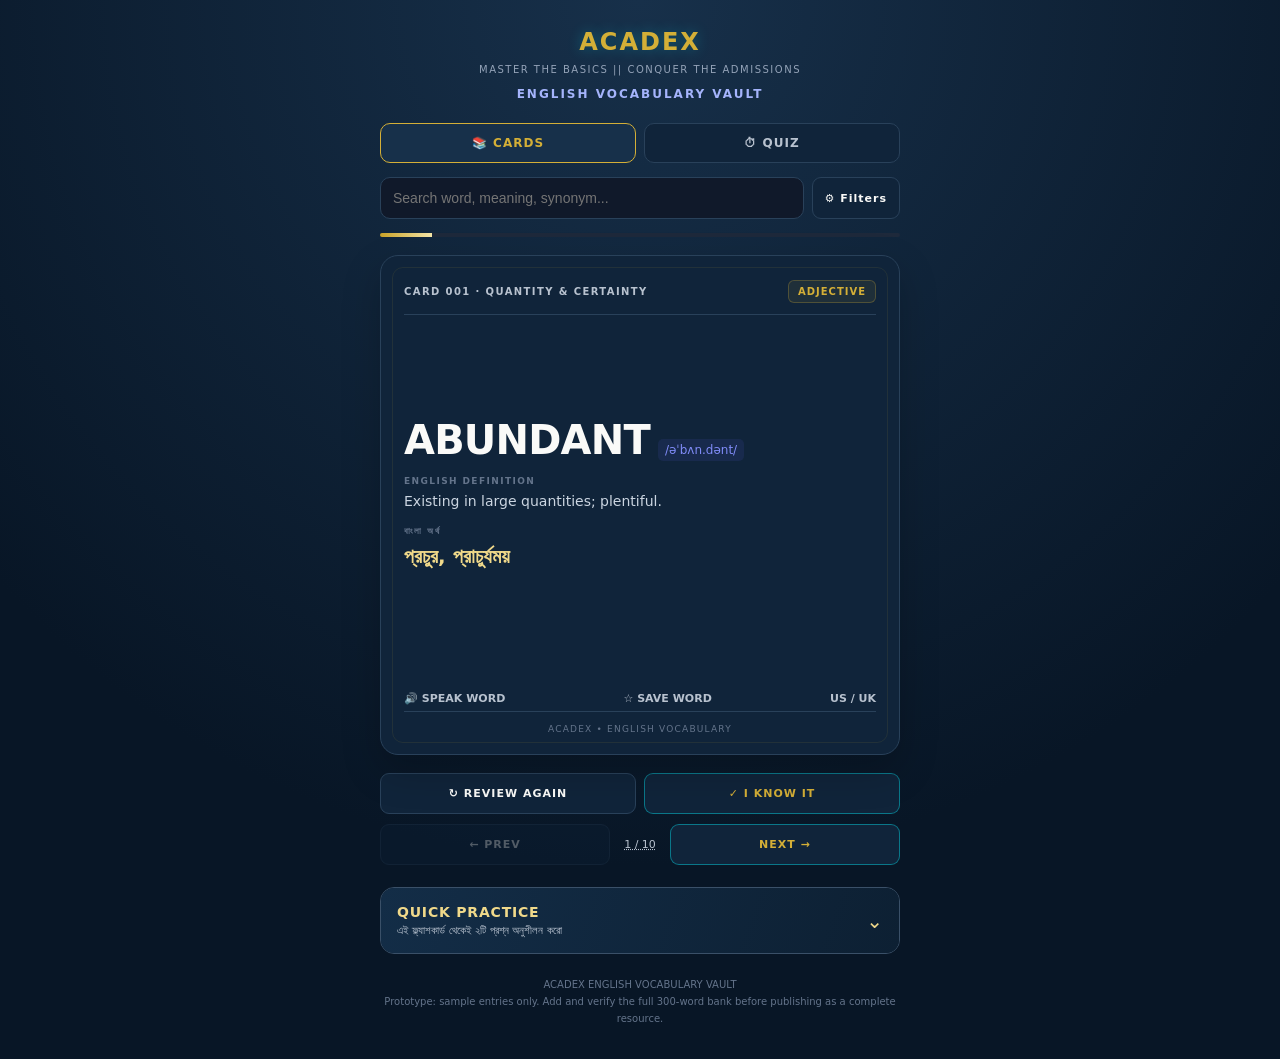
<file: acadex-vocabulary-vault.html>
<!DOCTYPE html>
<html lang="en">
<head>
<meta charset="UTF-8">
<meta name="viewport" content="width=device-width, initial-scale=1.0">
<meta name="theme-color" content="#0a0f1d">
<title>ACADEX English Vocabulary Vault</title>
<style>
:root{--bg:#081626;--card:#10243a;--under:#0b1b2c;--white:#fafaf8;--dim:#b8c2cf;--cyan:#d4af37;--purple:#1f3a5f;--border:#29415a;--lav:#f0d98a}
*{box-sizing:border-box}
body{margin:0;min-height:100vh;padding:20px 14px 32px;background:radial-gradient(circle at top,#17304a 0%,var(--bg) 70%);color:var(--white);font-family:system-ui,-apple-system,"Segoe UI",sans-serif}
main{width:100%;max-width:520px;margin:0 auto}
header{text-align:center;margin:8px auto 22px}
.brand{font-size:clamp(18px,5vw,24px);font-weight:900;letter-spacing:2px;color:var(--cyan);text-shadow:0 0 14px #00f2fe44;margin:0 0 8px}
.tagline{font-size:10px;letter-spacing:1.5px;color:#94a3b8;margin:0}
.subbrand{margin-top:12px;color:#a5b4fc;font-size:12px;letter-spacing:2px;font-weight:700}
.tools{display:grid;grid-template-columns:1fr 1fr;gap:8px;margin-bottom:14px}
.tools input,.tools select{width:100%;min-width:0;background:#10192a;color:var(--white);border:1px solid var(--border);border-radius:10px;padding:12px;font-size:14px}
.tools input{grid-column:1/-1}
.progress{height:4px;background:#1e293b;border-radius:20px;overflow:hidden;margin:0 0 18px}
.progress span{display:block;height:100%;width:0;background:linear-gradient(90deg,#c9a227,#f5e6a8);transition:width .2s}
.deck{position:relative;height:500px;margin-bottom:18px;perspective:1200px}
.shadow{position:absolute;inset:24px 8px 0;border-radius:18px;background:#080c15;border:1px solid #ffffff08;transform:scale(.94)}
.shadow.mid{inset:12px 4px 12px;background:#0e1524;transform:scale(.97)}
.card{position:absolute;inset:0;background:var(--card);border:1px solid var(--border);border-radius:18px;box-shadow:0 16px 38px #00000035;cursor:pointer;transition:transform .35s,opacity .3s;transform-style:preserve-3d}
.card:before{content:"";position:absolute;inset:11px;border:1px solid #d4af3718;border-radius:11px;pointer-events:none}
.card.flipped .inner{transform:rotateY(180deg)}
.inner{height:100%;position:relative;transform-style:preserve-3d;transition:transform .42s cubic-bezier(.2,.7,.2,1)}
.face{position:absolute;inset:0;padding:24px 23px 20px;display:flex;flex-direction:column;justify-content:space-between;backface-visibility:hidden;overflow-y:auto}
.back{transform:rotateY(180deg);background:#0b1b2c;border-radius:18px}
.cardhead{display:flex;align-items:center;justify-content:space-between;gap:10px;border-bottom:1px solid var(--border);padding-bottom:11px}
.idx{font-size:10px;color:var(--dim);letter-spacing:1.4px;font-weight:700}
.pos{font-size:10px;color:var(--cyan);background:#d4af3714;border:1px solid #d4af3745;padding:5px 9px;border-radius:6px;font-weight:800;letter-spacing:1px;text-transform:uppercase}
.body{margin:auto 0;padding:20px 0;position:relative}
.wordrow{display:flex;align-items:baseline;flex-wrap:wrap;gap:8px;margin-bottom:12px}
.word{font-size:clamp(29px,8vw,40px);line-height:1.1;letter-spacing:-.8px;margin:0;font-weight:900;overflow-wrap:anywhere}
.pron{font-size:12px;color:#818cf8;background:#6366f11a;border-radius:5px;padding:4px 7px}
.label{display:block;font-size:9px;color:#64748b;letter-spacing:1.4px;font-weight:800;margin:14px 0 5px;text-transform:uppercase}
.definition{font-size:14px;line-height:1.5;color:#cbd5e1;margin:0}
.meaning{font-size:20px;line-height:1.45;color:var(--lav);font-weight:750;margin:0}
.small{font-size:13px;line-height:1.55;margin:0;color:#dbe5f7;overflow-wrap:anywhere}
.stamp{font-size:9px;letter-spacing:1.2px;color:#64748b;text-align:center;border-top:1px solid var(--border);padding-top:12px;text-transform:uppercase}
.back .label{margin-top:13px}
.back .small{font-size:14px}
.trick{border:1px solid #7f00ff55;background:#7f00ff12;border-radius:10px;padding:10px;margin-top:12px}
.trick .label{margin:0 0 5px;color:#c4b5fd}
.card-actions{display:flex;justify-content:space-between;align-items:center;gap:10px;margin-top:12px}
button{font:inherit;cursor:pointer}
.textbtn{border:0;background:none;color:var(--dim);font-weight:700;font-size:11px;padding:6px 0}
.textbtn:hover{color:var(--cyan)}
.controls{display:grid;grid-template-columns:1fr auto 1fr;gap:8px;align-items:center}
.btn{background:var(--card);border:1px solid var(--border);color:var(--white);padding:13px 12px;border-radius:9px;font-size:11px;font-weight:800;letter-spacing:1px}
.btn.primary{border-color:#00f2fe66;color:var(--cyan)}
.btn:disabled{opacity:.3;cursor:not-allowed}
.counter{font-size:11px;color:var(--dim);text-align:center;white-space:nowrap}
.practice{margin-top:22px;background:#0d2033;border:1px solid #3a5068;border-radius:14px;overflow:hidden}
.practice-toggle{width:100%;display:flex;align-items:center;justify-content:space-between;gap:12px;text-align:left;padding:16px;background:linear-gradient(110deg,#132d47,#0d2033);border:0;color:var(--white);font:inherit;cursor:pointer}
.practice-toggle strong{display:block;font-size:14px;letter-spacing:.8px;color:#f0d98a}
.practice-toggle small{display:block;margin-top:4px;font-size:11px;color:#b8c2cf}
.practice-toggle .chevron{font-size:20px;color:#f0d98a;transition:transform .28s ease}
.practice.open .chevron{transform:rotate(180deg)}
.practice-drawer{max-height:0;overflow:hidden;opacity:0;transform:translateY(-8px);transition:max-height .42s ease,opacity .28s ease,transform .28s ease;padding:0 16px}
.practice.open .practice-drawer{max-height:650px;opacity:1;transform:translateY(0);padding:0 16px 16px}
.quiz-block{padding-top:14px;border-top:1px solid var(--border);margin-top:12px}
.quiz-block:first-child{border-top:0;margin-top:0}
.quiz-block h4{font-size:12px;color:#f0d98a;margin:0 0 7px}
.practice p{font-size:13px;line-height:1.5;color:#d3dbe5;margin:8px 0}
.quiz-options{display:grid;gap:8px}
.quiz-options button{text-align:left;border:1px solid var(--border);border-radius:8px;background:#091827;color:var(--white);padding:11px;font-size:13px}
.quiz-options button.correct{border-color:#34d399;color:#6ee7b7}
.quiz-options button.wrong{border-color:#fb7185;color:#fda4af}
.feedback{min-height:20px;font-size:12px;color:var(--lav)}
[hidden]{display:none!important}
.tabs,.know{display:grid;grid-template-columns:1fr 1fr;gap:8px;margin-bottom:14px}
.know{margin-bottom:10px}
.tabs button{padding:12px;border-radius:10px;border:1px solid var(--border);background:var(--card);color:var(--dim);font-weight:800;font-size:12px;letter-spacing:1px}
.tabs button.on,.know .btn.on{border-color:#d4af37;color:var(--cyan);background:#17304a}
button.counter{background:none;border:0;font:inherit;font-size:11px;color:var(--dim);text-decoration:underline dotted}
.qbox{background:#0d2033;border:1px solid #3a5068;border-radius:14px;padding:18px;display:grid;gap:12px}
.qbox h3{margin:0;color:#f0d98a;letter-spacing:1px;font-size:15px}
.qbox p{margin:0;font-size:13px;color:#d3dbe5;line-height:1.5}
.qbox label{display:grid;gap:6px;font-size:11px;color:var(--dim);font-weight:700}
.qbox select{background:#10192a;color:var(--white);border:1px solid var(--border);border-radius:10px;padding:12px;font-size:14px}
.qtop{display:flex;justify-content:space-between;font-size:11px;color:#f0d98a;font-weight:800;letter-spacing:1px}
.qbox .qtext{font-size:16px;color:var(--white)}
.qbox .score{font-size:30px;font-weight:900;color:var(--cyan);text-align:center}
#qWrong{margin:0;padding-left:18px;font-size:13px;line-height:1.7;color:#fda4af}
.wide{width:100%}
.face .small{font-size:calc(14px*var(--fs,1))}.face .definition{font-size:calc(14px*var(--fs,1))}.face .meaning{font-size:calc(20px*var(--fs,1))}
.tools{grid-template-columns:1fr auto}.tools input{grid-column:auto}.filters{grid-column:1/-1;display:grid;grid-template-columns:1fr 1fr;gap:8px}
.more{margin-top:14px;border-top:1px solid var(--border);padding-top:10px}.more summary{cursor:pointer;color:var(--cyan);font-size:12px;font-weight:800;letter-spacing:1px}
footer{text-align:center;color:#64748b;font-size:10px;margin-top:22px;line-height:1.7}
@media(max-height:760px){.deck{height:470px}.face{padding:20px}}
@media(max-width:360px){body{padding:14px 10px}.face{padding:20px 18px 17px}.deck{height:490px}.controls{grid-template-columns:1fr 1fr}.counter{grid-column:1/-1;grid-row:1}}
</style>
</head>
<body>
<main>
<header>
  <h1 class="brand">ACADEX</h1>
  <p class="tagline">MASTER THE BASICS || CONQUER THE ADMISSIONS</p>
  <div class="subbrand">ENGLISH VOCABULARY VAULT</div>
</header>
<nav class="tabs"><button id="tabCards" class="on">📚 CARDS</button><button id="tabQuiz">⏱ QUIZ</button></nav>
<div id="cardsView">
<section class="tools" aria-label="Vocabulary filters">
  <input id="search" type="search" placeholder="Search word, meaning, synonym..." aria-label="Search vocabulary">
  <button class="btn" id="filterToggle" type="button" aria-expanded="false">⚙ Filters</button>
  <div class="filters" id="filterBox" hidden>
  <select id="posFilter" aria-label="Filter by parts of speech">
    <option value="All">All Parts of Speech</option><option>Adjective</option><option>Noun</option><option>Verb</option><option>Adverb</option>
  </select>
  <select id="mode" aria-label="Study mode">
    <option value="all">All words</option><option value="bookmarks">Bookmarked words</option><option value="review">Need review</option>
  </select>
  <select id="tagFilter" aria-label="Filter by theme"><option value="All">All Themes</option><option>Spelling Trap</option><option>Attitude & Manner</option><option>Quantity & Certainty</option></select>
  <button class="btn" id="fontBtn" type="button" aria-label="Text size">Aa</button>
</div>
</section>
<div class="progress" aria-label="Deck progress"><span id="progressBar"></span></div>
<section class="deck" aria-label="Vocabulary flashcard">
  <div class="shadow"></div><div class="shadow mid"></div>
  <article class="card" id="card" role="button" tabindex="0" aria-label="Flashcard. Tap to flip.">
    <div class="inner">
      <section class="face front">
        <div class="cardhead"><span class="idx" id="idx">CARD 001</span><span class="pos" id="pos">ADJECTIVE</span></div>
        <div class="body">
          <div class="wordrow"><h2 class="word" id="word">ABUNDANT</h2><span class="pron" id="pron">/əˈbʌn.dənt/</span></div>
          <span class="label">English Definition</span><p class="definition" id="definition"></p>
          <span class="label">বাংলা অর্থ</span><p class="meaning" id="meaning"></p>
          
        </div>
        <div><div class="card-actions"><button class="textbtn" id="speak">🔊 SPEAK WORD</button><button class="textbtn" id="bookmark">☆ SAVE WORD</button><button class="textbtn" id="accent">US / UK</button></div><div class="stamp">ACADEX • ENGLISH VOCABULARY</div></div>
      </section>
      <section class="face back">
        <div class="cardhead"><span class="idx">WORD INTELLIGENCE</span><span class="pos">REVEALED</span></div>
        <div class="body">
          <span class="label">Synonyms</span><p class="small" id="syn"></p>
          <span class="label">Antonyms</span><p class="small" id="ant"></p>
          <span class="label">Example Sentence</span><p class="small" id="example"></p><p class="small" id="exBn" style="color:#f0d98a"></p>
          <details class="more" id="moreBox"><summary>আরও দেখো</summary>
          <span class="label">Word Family</span><p class="small" id="family"></p>
          <span class="label">Parts of Speech Identification</span><p class="small" id="identification"></p>
          <span class="label">Collocations</span><p class="small" id="colloc"></p>
          <span class="label">Root · মূল উৎস</span><p class="small" id="root"></p>
          <span class="label">Spelling Memory</span><p class="small" id="spelling"></p>
          <span class="label">Spelling Tip</span><p class="small" id="trickBack"></p>
          </details>
        </div>
        <div><div class="card-actions"><button class="textbtn" id="backSpeak">🔊 SPEAK WORD</button><span class="textbtn">TAP CARD TO RETURN</span></div><div class="stamp">Learn • Recall • Master</div></div>
      </section>
    </div>
  </article>
</section>
<div class="know"><button class="btn" id="needBtn">↻ REVIEW AGAIN</button><button class="btn primary" id="knowBtn">✓ I KNOW IT</button></div>
<div class="controls">
  <button class="btn" id="prev">← PREV</button><button class="counter" id="counter" title="Go to card number">1 / 3</button><button class="btn primary" id="next">NEXT →</button>
</div>
<section class="practice" id="practicePanel">
  <button class="practice-toggle" id="practiceToggle" type="button" aria-expanded="false" aria-controls="practiceDrawer">
    <span><strong>QUICK PRACTICE</strong><small>এই ফ্ল্যাশকার্ড থেকেই ২টি প্রশ্ন অনুশীলন করো</small></span>
    <span class="chevron" aria-hidden="true">⌄</span>
  </button>
  <div class="practice-drawer" id="practiceDrawer">
    <div class="quiz-block">
      <h4 id="quizHead">QUESTION 01 · SYNONYM</h4>
      <p id="quizQuestion">Choose the synonym.</p>
      <div class="quiz-options" id="quizOptions"></div><p class="feedback" id="feedback" aria-live="polite"></p>
    </div>
    <div class="quiz-block">
      <h4 id="quizHead2">QUESTION 02 · SPELLING</h4>
      <p id="quizQuestion2">Practice question.</p>
      <div class="quiz-options" id="quizOptions2"></div><p class="feedback" id="feedback2" aria-live="polite"></p>
    </div>
  </div>
</section>
</div>
<div id="quizView" hidden>
 <div id="qSetup" class="qbox"><h3>⏱ TIMED QUIZ</h3><p>সব শব্দ থেকে মিক্সড প্রশ্ন: synonym/antonym ও অন্যান্য ধরন।</p>
  <label>Questions<select id="qCount"><option>10</option><option>20</option><option>30</option></select></label>
  <label>Time per question<select id="qTime"><option value="15">15 sec</option><option value="30" selected>30 sec</option><option value="45">45 sec</option><option value="0">No timer</option></select></label>
  <button class="btn primary wide" id="qStart">START QUIZ</button></div>
 <div id="qPlay" class="qbox" hidden><div class="qtop"><span id="qHead"></span><span id="qStreak"></span></div><div class="progress"><span id="timerBar" style="width:100%"></span></div><p class="qtext" id="qText"></p><div class="quiz-options" id="qOpts"></div><p class="feedback" id="qFb"></p><button class="btn primary wide" id="qNext" hidden>NEXT →</button></div>
 <div id="qResult" class="qbox" hidden><h3>RESULT</h3><p class="score" id="qScore"></p><ul id="qWrong"></ul><button class="btn wide" id="qRetry">↻ RETRY MISTAKES</button><button class="btn primary wide" id="qAgain">NEW QUIZ</button></div>
</div>
<footer>ACADEX ENGLISH VOCABULARY VAULT<br>Prototype: sample entries only. Add and verify the full 300-word bank before publishing as a complete resource.</footer>
</main>
<script>
const deckData = [
 {word:"ABUNDANT",pronunciation:"/əˈbʌn.dənt/",definition:"Existing in large quantities; plentiful.",meaning:"প্রচুর, প্রাচুর্যময়",pos:"Adjective",synonyms:["plentiful","ample","copious"],antonyms:["scarce","sparse","insufficient"],family:"abundance (noun); abundantly (adverb)",example:"The region has abundant natural resources.",identification:"“Abundant” describes the noun “resources”, so it functions as an adjective.",spelling:"Break it into syllables: a-BUN-dant. Notice the middle “bun” sound; say and write the whole word slowly.",trick:"Say a-BUN-dant in three beats, then cover the word and write it from memory.",qType:"SYNONYM",q:"Choose the synonym of “abundant”.",options:["Scarce","Plentiful","Weak","Empty"],correct:1,q2Type:"WORD FORM",q2:"Wild berries grew ____ along the riverbank.",options2:["abundant", "abundance", "abundantly", "abundantness"],correct2:2,exp2:"Adverb দরকার (grew-কে modify করছে), তাই abundantly.",tag:"Quantity & Certainty",colloc:"abundant supply; abundant evidence",root:"Latin abundare = উপচে পড়া (ab- + unda, ঢেউ)। ঢেউয়ের মতো উপচে পড়া = প্রচুর।",exBn:"অঞ্চলটিতে প্রচুর প্রাকৃতিক সম্পদ রয়েছে।"},
 {word:"DESICCATED",pronunciation:"/ˈdes.ɪ.keɪ.tɪd/",definition:"Thoroughly dried out; lacking moisture.",meaning:"শুষ্ক, জলশূন্য",pos:"Adjective",synonyms:["dried","dehydrated","arid","parched"],antonyms:["moist","hydrated","wet","damp"],family:"desiccate (verb); desiccation (noun); desiccated (adjective)",example:"The laboratory stored the desiccated sample in a sealed container.",identification:"“Desiccated” describes the noun “sample”, so it functions as an adjective.",spelling:"Remember the double C: de-SIC-CAT-ed. Write “CC” together as a pair.",trick:"DESI-CC-ATED: two C letters occur together.",qType:"SYNONYM",q:"Which word is closest in meaning to “desiccated”?",options:["Hydrated","Damp","Dehydrated","Juicy"],correct:2,q2Type:"SPELLING",q2:"Which spelling is correct?",options2:["Desiccated", "Dessicated", "Desicated", "Dessiccated"],correct2:0,exp2:"একটাই S, কিন্তু double C: de-SIC-CAT-ed.",tag:"Spelling Trap",colloc:"desiccated coconut; desiccated tissue",root:"Latin desiccare = শুকিয়ে ফেলা (de- + siccus, শুকনো)।",exBn:"গবেষণাগারে শুকনো নমুনাটি একটি সিল করা পাত্রে রাখা হয়েছিল।"},
 {word:"DESPISE",pronunciation:"/dɪˈspaɪz/",definition:"To feel strong dislike or contempt for someone or something.",meaning:"অবজ্ঞা করা, ঘৃণা করা",pos:"Verb",synonyms:["detest","loathe","scorn","disdain"],antonyms:["admire","respect","esteem","cherish"],family:"despise (verb); despised (adjective/participle); despising (participle)",example:"She despises dishonesty in any form.",identification:"“Despises” expresses an action or attitude, so it functions as a verb.",spelling:"The ending is “-ise”; the final sound is /aɪz/, like “size”.",trick:"DESPISE ends with -ise and sounds like “size” after the initial consonant cluster.",qType:"ANTONYM",q:"Choose the antonym of “despise”.",options:["Detest","Scorn","Admire","Disdain"],correct:2,q2Type:"IDENTIFICATION",q2:"In “She despises dishonesty”, what part of speech is “despises”?",options2:["Noun", "Adjective", "Adverb", "Verb"],correct2:3,exp2:"Despises এখানে একটি attitude/action প্রকাশ করছে, তাই এটি Verb.",tag:"Attitude & Manner",colloc:"utterly despise; despise hypocrisy",root:"Latin despicere = নিচের দিকে তাকানো (de- + specere, দেখা)। নিচু চোখে দেখা = অবজ্ঞা।",exBn:"সে যেকোনো ধরনের অসততাকে ঘৃণা করে।"},
 {word:"DESULTORY",pronunciation:"/ˈdes.əl.tɔːr.i/",definition:"Lacking a clear plan, purpose, or consistent direction.",meaning:"এলোমেলো, উদ্দেশ্যহীন",pos:"Adjective",synonyms:["aimless","erratic","random","unsystematic"],antonyms:["methodical","systematic","focused","purposeful"],family:"desultory (adjective); desultorily (adverb); desultoriness (noun)",example:"He made a few desultory attempts to revise the chapter.",identification:"“Desultory” describes the noun “attempts”, so it functions as an adjective.",spelling:"Break it into syllables: DES-ul-to-ry. Practise the less familiar middle syllable aloud.",trick:"Remember the four sound parts: DES + ul + to + ry.",qType:"SYNONYM",q:"Which is closest in meaning to “desultory”?",options:["Systematic","Aimless","Purposeful","Organized"],correct:1,q2Type:"WORD FORM",q2:"He studied ____, switching topics every few minutes.",options2:["desultory", "desultoriness", "desultorily", "desultories"],correct2:2,exp2:"Studied-কে modify করতে Adverb লাগে: desultorily.",tag:"Attitude & Manner",colloc:"desultory conversation; desultory effort",root:"Latin desultor = যে ঘোড়া থেকে ঘোড়ায় লাফ দেয়। এক বিষয় থেকে আরেক বিষয়ে লাফানো = এলোমেলো।",exBn:"সে অধ্যায়টি পুনরায় পড়ার জন্য কয়েকটি এলোমেলো চেষ্টা করেছিল।"},
 {word:"ACCOMMODATION",pronunciation:"/əˌkɒm.əˈdeɪ.ʃən/",definition:"A place to stay; also an arrangement or adjustment.",meaning:"থাকার ব্যবস্থা, সমন্বয়",pos:"Noun",synonyms:["lodging","housing","arrangement"],antonyms:["displacement","inconvenience"],family:"accommodate (verb); accommodation (noun); accommodating (adjective)",example:"The college arranged accommodation for visiting students.",identification:"“Accommodation” names a place or arrangement, so it functions as a noun.",spelling:"Double C + double M: aCCoMModation. Remember both pairs.",trick:"Accommodation = double C and double M. Check the two pairs before submitting.",qType:"SYNONYM",q:"Choose the synonym of “accommodation”.",options:["Displacement", "Lodging", "Inconvenience", "Refusal"],correct:1,q2Type:"SPELLING",q2:"Which spelling is correct?",options2:["Accomodation", "Acommodation", "Accommodation", "Accommmodation"],correct2:2,exp2:"Double C + double M: aCCoMModation.",tag:"Spelling Trap",colloc:"temporary accommodation; hostel accommodation",root:"Latin accommodare = মানানসই করা (ad- + commodus, উপযুক্ত)।",exBn:"কলেজটি আগত শিক্ষার্থীদের জন্য থাকার ব্যবস্থা করেছিল।"},
 {word:"NECESSARY",pronunciation:"/ˈnes.ə.ser.i/",definition:"Needed or required; essential.",meaning:"প্রয়োজনীয়, আবশ্যক",pos:"Adjective",synonyms:["essential","required","needed"],antonyms:["unnecessary","optional","inessential"],family:"necessity (noun); necessarily (adverb); necessitate (verb)",example:"A valid admit card is necessary for entry.",identification:"“Necessary” describes the requirement, so it functions as an adjective.",spelling:"One C, two S: neCeSSary. The S pair is doubled; C is single.",trick:"Remember: one C, double S in necessary.",qType:"ANTONYM",q:"Choose the antonym of “necessary”.",options:["Essential","Required","Optional","Needed"],correct:2,q2Type:"SPELLING",q2:"Which spelling is correct?",options2:["Neccessary", "Necessary", "Necesary", "Necessarry"],correct2:1,exp2:"এক C, double S: neCeSSary.",tag:"Spelling Trap",colloc:"absolutely necessary; necessary precaution",root:"Latin necessarius = অবশ্যম্ভাবী, এড়ানো যায় না এমন (necesse থেকে)।",exBn:"প্রবেশের জন্য একটি বৈধ প্রবেশপত্র আবশ্যক।"},
 {word:"RELUCTANT",pronunciation:"/rɪˈlʌk.tənt/",definition:"Unwilling or hesitant to do something.",meaning:"অনিচ্ছুক, দ্বিধাগ্রস্ত",pos:"Adjective",synonyms:["unwilling","hesitant","disinclined"],antonyms:["eager","willing","enthusiastic"],family:"reluctance (noun); reluctantly (adverb)",example:"He was reluctant to answer without checking the facts.",identification:"“Reluctant” describes the person’s attitude, so it functions as an adjective.",spelling:"Reluctant has “luct” in the middle: re-LUC-tant.",trick:"Say re-LUC-tant slowly; do not omit the C after U.",qType:"SYNONYM",q:"Choose the synonym of “reluctant”.",options:["Eager","Willing","Hesitant","Excited"],correct:2,q2Type:"WORD FORM",q2:"His ____ to speak in public was obvious.",options2:["reluctant", "reluctantly", "reluctancy", "reluctance"],correct2:3,exp2:"Noun দরকার (His-এর পরে), তাই reluctance.",tag:"Attitude & Manner",colloc:"reluctant to admit; reluctant participant",root:"Latin reluctari = বিরুদ্ধে লড়াই করা (re- + luctari, সংগ্রাম করা)। মন লড়ছে = অনিচ্ছুক।",exBn:"তথ্য যাচাই না করে উত্তর দিতে সে অনিচ্ছুক ছিল।"},
 {word:"METICULOUS",pronunciation:"/məˈtɪk.jə.ləs/",definition:"Showing great attention to detail; very careful.",meaning:"অত্যন্ত যত্নশীল, খুঁটিনাটি-সচেতন",pos:"Adjective",synonyms:["careful","thorough","precise"],antonyms:["careless","negligent","sloppy"],family:"meticulous (adjective); meticulously (adverb); meticulousness (noun)",example:"The student kept meticulous notes during revision.",identification:"“Meticulous” describes the noun “notes”, so it functions as an adjective.",spelling:"Break it into syllables: me-TIC-u-lous. Focus on “tic” in the middle.",trick:"Say me-TIC-u-lous in four beats, then write it without looking.",qType:"ANTONYM",q:"Which is an antonym of “meticulous”?",options:["Thorough","Careful","Precise","Careless"],correct:3,q2Type:"IDENTIFICATION",q2:"In “The student meticulously labelled every sample”, what part of speech is “meticulously”?",options2:["Noun", "Adverb", "Adjective", "Verb"],correct2:1,exp2:"Meticulously এখানে labelled (verb)-কে modify করছে, তাই Adverb.",tag:"Attitude & Manner",colloc:"meticulous planning; meticulous attention to detail",root:"Latin meticulosus = ভীতিকর (metus, ভয়)। ভুলের ভয়ে বেশি সাবধান হওয়া থেকে বর্তমান অর্থ।",exBn:"শিক্ষার্থীটি রিভিশনের সময় খুব যত্নসহকারে নোট রেখেছিল।"},
 {word:"ELOQUENT",pronunciation:"/ˈel.ə.kwənt/",definition:"Fluent, persuasive, and effective in speaking or writing.",meaning:"বাগ্মী, প্রাঞ্জল",pos:"Adjective",synonyms:["articulate","expressive","fluent"],antonyms:["inarticulate","tongue-tied","unclear"],family:"eloquence (noun); eloquently (adverb)",example:"She gave an eloquent speech about public health.",identification:"“Eloquent” describes the noun “speech”, so it functions as an adjective.",spelling:"Notice the sequence E-L-O and the “quent” ending.",trick:"Chunk it as ELO + QUENT; keep Q followed by U.",qType:"SYNONYM",q:"Choose the synonym of “eloquent”.",options:["Inarticulate","Articulate","Silent","Confused"],correct:1,q2Type:"SPELLING",q2:"Which spelling is correct?",options2:["Eloquant", "Elloquent", "Eloquient", "Eloquent"],correct2:3,exp2:"ELO + QUENT; Q-এর পরে U, শেষে -ent.",tag:"Attitude & Manner",colloc:"eloquent speech; eloquent plea",root:"Latin eloqui = বলে বের করা (e- + loqui, বলা)।",exBn:"সে জনস্বাস্থ্য নিয়ে একটি বাগ্মিতাপূর্ণ বক্তৃতা দিয়েছিল।"},
 {word:"INEVITABLE",pronunciation:"/ɪnˈev.ɪ.tə.bəl/",definition:"Certain to happen; impossible to avoid.",meaning:"অনিবার্য, এড়ানো অসম্ভব",pos:"Adjective",synonyms:["unavoidable","certain","inescapable"],antonyms:["avoidable","preventable","uncertain"],family:"inevitability (noun); inevitably (adverb)",example:"Some change is inevitable as technology advances.",identification:"“Inevitable” describes the noun “change”, so it functions as an adjective.",spelling:"Break it as in-EV-i-ta-ble; keep the middle V after E.",trick:"Say five beats slowly: in-EV-i-ta-ble.",qType:"ANTONYM",q:"Choose the antonym of “inevitable”.",options:["Certain","Unavoidable","Preventable","Inescapable"],correct:2,q2Type:"IDENTIFICATION",q2:"In “Some change is inevitable”, what part of speech is “inevitable”?",options2:["Adjective", "Noun", "Adverb", "Verb"],correct2:0,exp2:"Inevitable এখানে “change” সম্পর্কে বলছে, তাই Adjective.",tag:"Quantity & Certainty",colloc:"inevitable consequence; almost inevitable",root:"Latin inevitabilis = এড়ানো যায় না (in- = না + evitare, এড়ানো)।",exBn:"প্রযুক্তি এগোলে কিছু পরিবর্তন অনিবার্য।"}
];
let filtered = deckData.slice(), activeIndex = 0, soundLocale = "en-US";
const $ = id => document.getElementById(id);
function bookmarks(){try{return JSON.parse(localStorage.getItem("acadex-vault-bookmarks")||"[]")}catch(e){return []}}
function isSaved(word){return bookmarks().includes(word)}
function render(){
 if(!filtered.length){$("word").textContent="NO MATCH";$("definition").textContent="Try another search or filter.";$("meaning").textContent="কোনো শব্দ পাওয়া যায়নি";$("syn").textContent="—";$("ant").textContent="—";$("family").textContent="—";$("example").textContent="—";$("identification").textContent="—";$("spelling").textContent="—";$("trickBack").textContent="—";$("exBn").textContent=$("colloc").textContent=$("root").textContent="—";$("idx").textContent="NO CARDS";$("pos").textContent="—";$("pron").textContent="";$("counter").textContent="0 / 0";$("prev").disabled=$("next").disabled=true;$("progressBar").style.width="0%";$("bookmark").textContent="☆ SAVE WORD";return}
 activeIndex=Math.max(0,Math.min(activeIndex,filtered.length-1));const w=filtered[activeIndex];try{localStorage.setItem("acadex-vault-pos",w.word)}catch(e){}$("needBtn").classList.toggle("on",isReview(w.word));$("knowBtn").classList.toggle("on",isKnown(w.word));
 $("card").classList.remove("flipped");$("moreBox").open=false;$("idx").textContent="CARD "+String(activeIndex+1).padStart(3,"0")+" · "+w.tag.toUpperCase();$("exBn").textContent=w.exBn;$("colloc").textContent=w.colloc;$("root").textContent=w.root;$("pos").textContent=w.pos.toUpperCase();$("word").textContent=w.word;$("pron").textContent=w.pronunciation;$("definition").textContent=w.definition;$("meaning").textContent=w.meaning;$("spelling").textContent=w.spelling;$("syn").textContent=w.synonyms.join(", ");$("ant").textContent=w.antonyms.join(", ");$("family").textContent=w.family;$("example").textContent=w.example;$("identification").textContent=w.identification;$("trickBack").textContent=w.trick;$("counter").textContent=(activeIndex+1)+" / "+filtered.length;$("prev").disabled=activeIndex===0;$("next").disabled=activeIndex===filtered.length-1;$("progressBar").style.width=((activeIndex+1)/filtered.length*100)+"%";$("bookmark").textContent=isSaved(w.word)?"★ SAVED":"☆ SAVE WORD";
 $("quizHead").textContent="QUESTION 01 · "+w.qType;
 $("quizHead2").textContent="QUESTION 02 · "+w.q2Type;
 buildQuiz("quizQuestion","quizOptions","feedback",w.q,w.options,w.correct,(w.qType==="SYNONYM"?"Synonyms: "+w.synonyms.join(", "):"Antonyms: "+w.antonyms.join(", ")));
 buildQuiz("quizQuestion2","quizOptions2","feedback2",w.q2,w.options2,w.correct2,w.exp2);
}
function shuf(a){const r=[...a];for(let i=r.length-1;i>0;i--){const j=Math.floor(Math.random()*(i+1));[r[i],r[j]]=[r[j],r[i]]}return r}
function mix(opts,c){const idx=shuf(opts.map((_,i)=>i));return{o:idx.map(i=>opts[i]),c:idx.indexOf(c)}}
function buildQuiz(qId,optId,fbId,question,options,correct,explain){
 const m=mix(options,correct);$(qId).textContent=question;$(fbId).textContent="";$(optId).innerHTML="";
 m.o.forEach((option,i)=>{const b=document.createElement("button");b.textContent=String.fromCharCode(65+i)+". "+option;b.onclick=()=>{const kids=[...$(optId).children];kids.forEach(x=>x.disabled=true);if(i===m.c){b.classList.add("correct");$(fbId).textContent="Correct! "+explain}else{b.classList.add("wrong");kids[m.c].classList.add("correct");$(fbId).textContent=explain}};$(optId).appendChild(b)});
}
function flip(){if(filtered.length)$("card").classList.toggle("flipped")}
function move(delta){if(activeIndex+delta>=0&&activeIndex+delta<filtered.length){activeIndex+=delta;render()}}
function filter(){const q=$("search").value.trim().toLowerCase(),pos=$("posFilter").value,mode=$("mode").value,tag=$("tagFilter").value;filtered=deckData.filter(w=>(pos==="All"||w.pos===pos)&&(tag==="All"||w.tag===tag)&&(mode!=="bookmarks"||isSaved(w.word))&&(mode!=="review"||isReview(w.word))&&[w.word,w.meaning,w.definition,w.colloc,...w.synonyms,...w.antonyms].join(" ").toLowerCase().includes(q));activeIndex=0;fdot();render()}
function speak(e){e.stopPropagation();if(!filtered.length)return;if(!("speechSynthesis" in window)){alert("This browser does not support text-to-speech.");return}speechSynthesis.cancel();const utter=new SpeechSynthesisUtterance(filtered[activeIndex].word);utter.lang=soundLocale;utter.rate=.8;speechSynthesis.speak(utter)}
$("card").addEventListener("click",flip);$("card").addEventListener("keydown",e=>{if(e.key==="Enter"||e.key===" "){e.preventDefault();flip()}});
$("prev").onclick=()=>move(-1);$("next").onclick=()=>move(1);$("search").addEventListener("input",filter);$("posFilter").onchange=filter;$("mode").onchange=filter;$("tagFilter").onchange=filter;
$("practiceToggle").onclick=()=>{const panel=$("practicePanel"),open=!panel.classList.contains("open");panel.classList.toggle("open",open);$("practiceToggle").setAttribute("aria-expanded",String(open));};
$("speak").onclick=speak;$("backSpeak").onclick=speak;$("accent").onclick=e=>{e.stopPropagation();soundLocale=soundLocale==="en-US"?"en-GB":"en-US";$("accent").textContent=soundLocale==="en-US"?"US / UK (US)":"US / UK (UK)";};
$("bookmark").onclick=e=>{e.stopPropagation();if(!filtered.length)return;let list=bookmarks(),word=filtered[activeIndex].word;list=isSaved(word)?list.filter(x=>x!==word):[...list,word];try{localStorage.setItem("acadex-vault-bookmarks",JSON.stringify(list))}catch(e){};if($("mode").value==="bookmarks")filter();else render()};
/* ---- Known / Review status ---- */
function stat(){try{return JSON.parse(localStorage.getItem("acadex-vault-status")||"{}")}catch(e){return {}}}
function saveStat(o){try{localStorage.setItem("acadex-vault-status",JSON.stringify(o))}catch(e){}}
function isReview(w){return stat()[w]==="review"}
function isKnown(w){return stat()[w]==="know"}
function mark(v){if(!filtered.length)return;const w=filtered[activeIndex].word,s=stat(),on=s[w]!==v;if(on)s[w]=v;else delete s[w];saveStat(s);if($("mode").value==="review")filter();else{render();if(on&&v==="know")move(1)}}
$("needBtn").onclick=()=>mark("review");$("knowBtn").onclick=()=>mark("know");
/* ---- Jump + swipe ---- */
$("counter").onclick=()=>{if(!filtered.length)return;const n=parseInt(prompt("Go to card number (1–"+filtered.length+")"),10);if(n>=1&&n<=filtered.length){activeIndex=n-1;render()}};
let tx=null;const dk=document.querySelector(".deck");
dk.addEventListener("touchstart",e=>{tx=e.touches[0].clientX},{passive:true});
dk.addEventListener("touchend",e=>{if(tx===null)return;const dx=e.changedTouches[0].clientX-tx;tx=null;if(Math.abs(dx)>60){e.preventDefault();move(dx<0?1:-1)}});
/* ---- Timed quiz ---- */
let Q=[],qi=0,score=0,streak=0,wrongs=[],timer=null,answered=false;
function qPool(){const p=[];deckData.forEach(w=>{p.push({w:w.word,t:w.qType,q:w.q,o:w.options,c:w.correct,e:(w.qType==="SYNONYM"?"Synonyms: "+w.synonyms.join(", "):"Antonyms: "+w.antonyms.join(", "))});p.push({w:w.word,t:w.q2Type,q:w.q2,o:w.options2,c:w.correct2,e:w.exp2})});return p}
function show(id){["qSetup","qPlay","qResult"].forEach(x=>$(x).hidden=x!==id)}
function tab(q){clearInterval(timer);$("cardsView").hidden=q;$("quizView").hidden=!q;$("tabCards").classList.toggle("on",!q);$("tabQuiz").classList.toggle("on",q);if(q)show("qSetup")}
function startQuiz(list){Q=list.map(x=>{const m=mix(x.o,x.c);return{...x,o:m.o,c:m.c}});qi=0;score=0;streak=0;wrongs=[];show("qPlay");showQ()}
function showQ(){clearInterval(timer);answered=false;const x=Q[qi];$("qHead").textContent="Q "+(qi+1)+" / "+Q.length+" · "+x.t;$("qStreak").textContent="🔥 "+streak+" · ✓ "+score;$("qText").textContent=x.q;$("qFb").textContent="";$("qNext").hidden=true;
 const box=$("qOpts");box.innerHTML="";x.o.forEach((o,i)=>{const b=document.createElement("button");b.textContent=String.fromCharCode(65+i)+". "+o;b.onclick=()=>answer(i);box.appendChild(b)});
 const t=+$("qTime").value,bar=$("timerBar");bar.style.transition="none";bar.style.width="100%";
 if(t){const end=Date.now()+t*1000;timer=setInterval(()=>{const r=end-Date.now();bar.style.width=Math.max(0,r/(t*10))+"%";if(r<=0)answer(-1)},100)}}
function answer(i){if(answered)return;answered=true;clearInterval(timer);const x=Q[qi],kids=[...$("qOpts").children];kids.forEach(b=>b.disabled=true);kids[x.c].classList.add("correct");
 if(i===x.c){score++;streak++;$("qFb").textContent="Correct! "+x.e}else{streak=0;if(i>=0)kids[i].classList.add("wrong");wrongs.push(x);$("qFb").textContent=(i<0?"Time up! ":"")+x.e}
 $("qStreak").textContent="🔥 "+streak+" · ✓ "+score;$("qNext").textContent=qi===Q.length-1?"SEE RESULT":"NEXT →";$("qNext").hidden=false}
function result(){const n=Q.length;show("qResult");$("qScore").textContent=score+" / "+n+" ("+Math.round(score/n*100)+"%)";
 $("qWrong").innerHTML=wrongs.length?wrongs.map(x=>"<li><b>"+x.w+"</b> · "+x.t.toLowerCase()+": "+x.o[x.c]+"</li>").join(""):"<li style='color:#6ee7b7'>No mistakes. Excellent! 🎯</li>";
 $("qRetry").hidden=!wrongs.length;const s=stat();wrongs.forEach(x=>s[x.w]="review");saveStat(s)}
$("tabCards").onclick=()=>tab(false);$("tabQuiz").onclick=()=>tab(true);
$("qStart").onclick=()=>startQuiz(shuf(qPool()).slice(0,+$("qCount").value));
$("qNext").onclick=()=>{if(qi===Q.length-1)result();else{qi++;showQ()}};
$("qRetry").onclick=()=>startQuiz(shuf(wrongs));$("qAgain").onclick=()=>show("qSetup");
/* ---- Data validation (see browser console) ---- */
deckData.forEach(w=>{[["options","correct"],["options2","correct2"]].forEach(([k,c])=>{const o=w[k];if(!Array.isArray(o)||o.length<2||!(w[c]>=0&&w[c]<o.length)||new Set(o.map(x=>x.toLowerCase())).size!==o.length)console.warn("Check quiz data:",w.word,k)});["pronunciation","definition","meaning","pos","qType","q","q2Type","q2","exp2","tag","colloc","root","exBn"].forEach(k=>{if(!w[k])console.warn("Missing field:",w.word,k)})});
/* ---- Filters toggle + fold ---- */
function fdot(){const on=$("posFilter").value!=="All"||$("mode").value!=="all"||$("tagFilter").value!=="All";$("filterToggle").textContent="⚙ Filters"+(on?" •":"")}
$("filterToggle").onclick=()=>{const b=$("filterBox");b.hidden=!b.hidden;$("filterToggle").setAttribute("aria-expanded",String(!b.hidden))};
$("moreBox").addEventListener("click",e=>e.stopPropagation());
/* ---- Text size ---- */
let fi=0;try{fi=+localStorage.getItem("acadex-vault-fs")||0}catch(e){}
function fsz(){document.documentElement.style.setProperty("--fs",[1,1.15,1.3][fi]);$("fontBtn").textContent=["Aa","Aa+","Aa++"][fi]}
$("fontBtn").onclick=()=>{fi=(fi+1)%3;try{localStorage.setItem("acadex-vault-fs",fi)}catch(e){}fsz()};fsz();
/* ---- Resume last card ---- */
try{const sp=localStorage.getItem("acadex-vault-pos"),i=filtered.findIndex(w=>w.word===sp);if(i>0)activeIndex=i}catch(e){}
render();
</script>
</body>
</html>
</file>
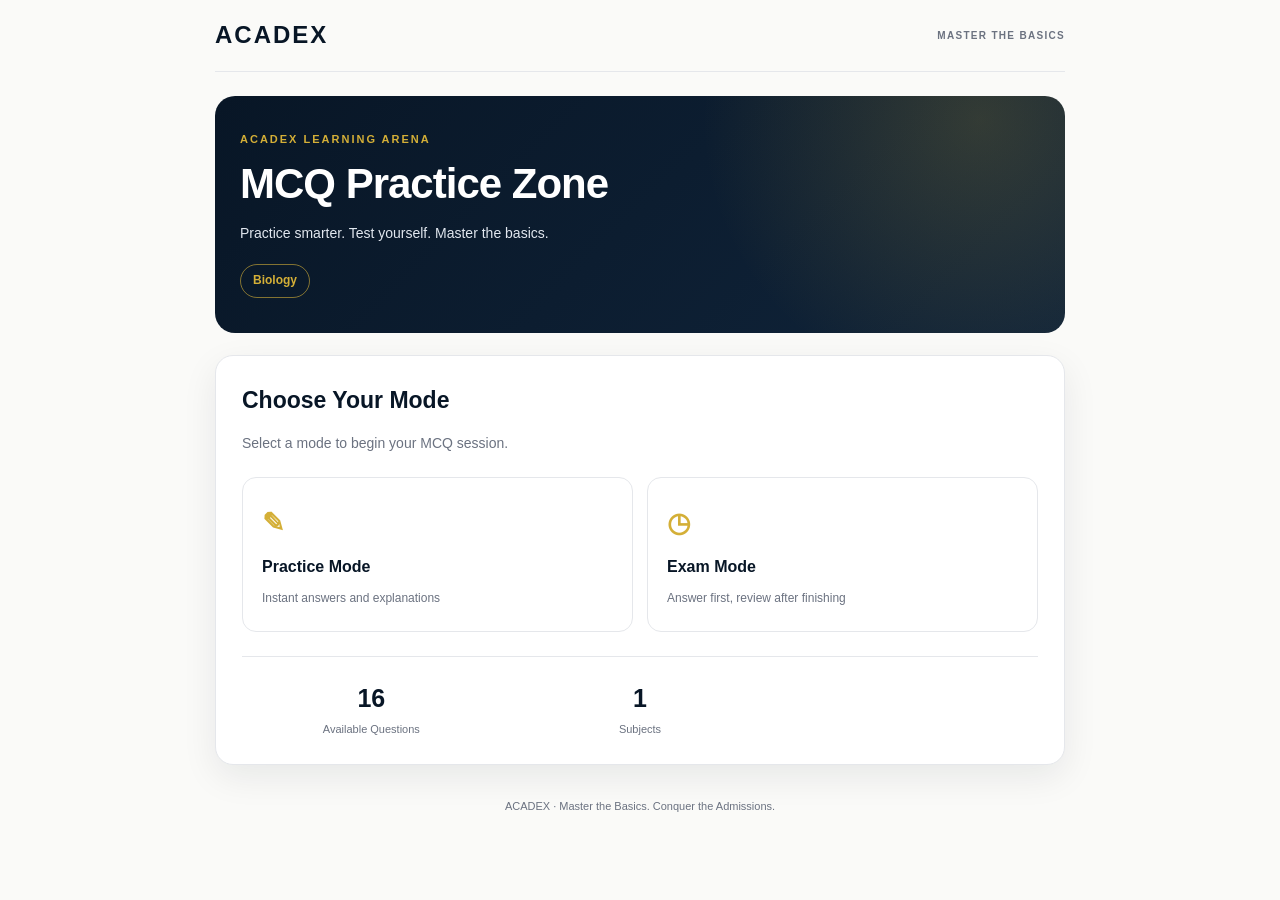
<file: biology-mcq.html>
<!DOCTYPE html>
<html lang="en">
<head>
  <meta charset="UTF-8">
  <meta name="viewport" content="width=device-width, initial-scale=1.0">
  <meta name="theme-color" content="#081626">
  <title>Biology MCQ Practice | ACADEX</title>
  <link rel="stylesheet" href="mcq-style.css">
</head>
<body data-subject="Biology">
  <div id="app"></div>

  <script src="questions.js"></script>
  <script src="mcq-engine.js"></script>
</body>
</html>
</file>
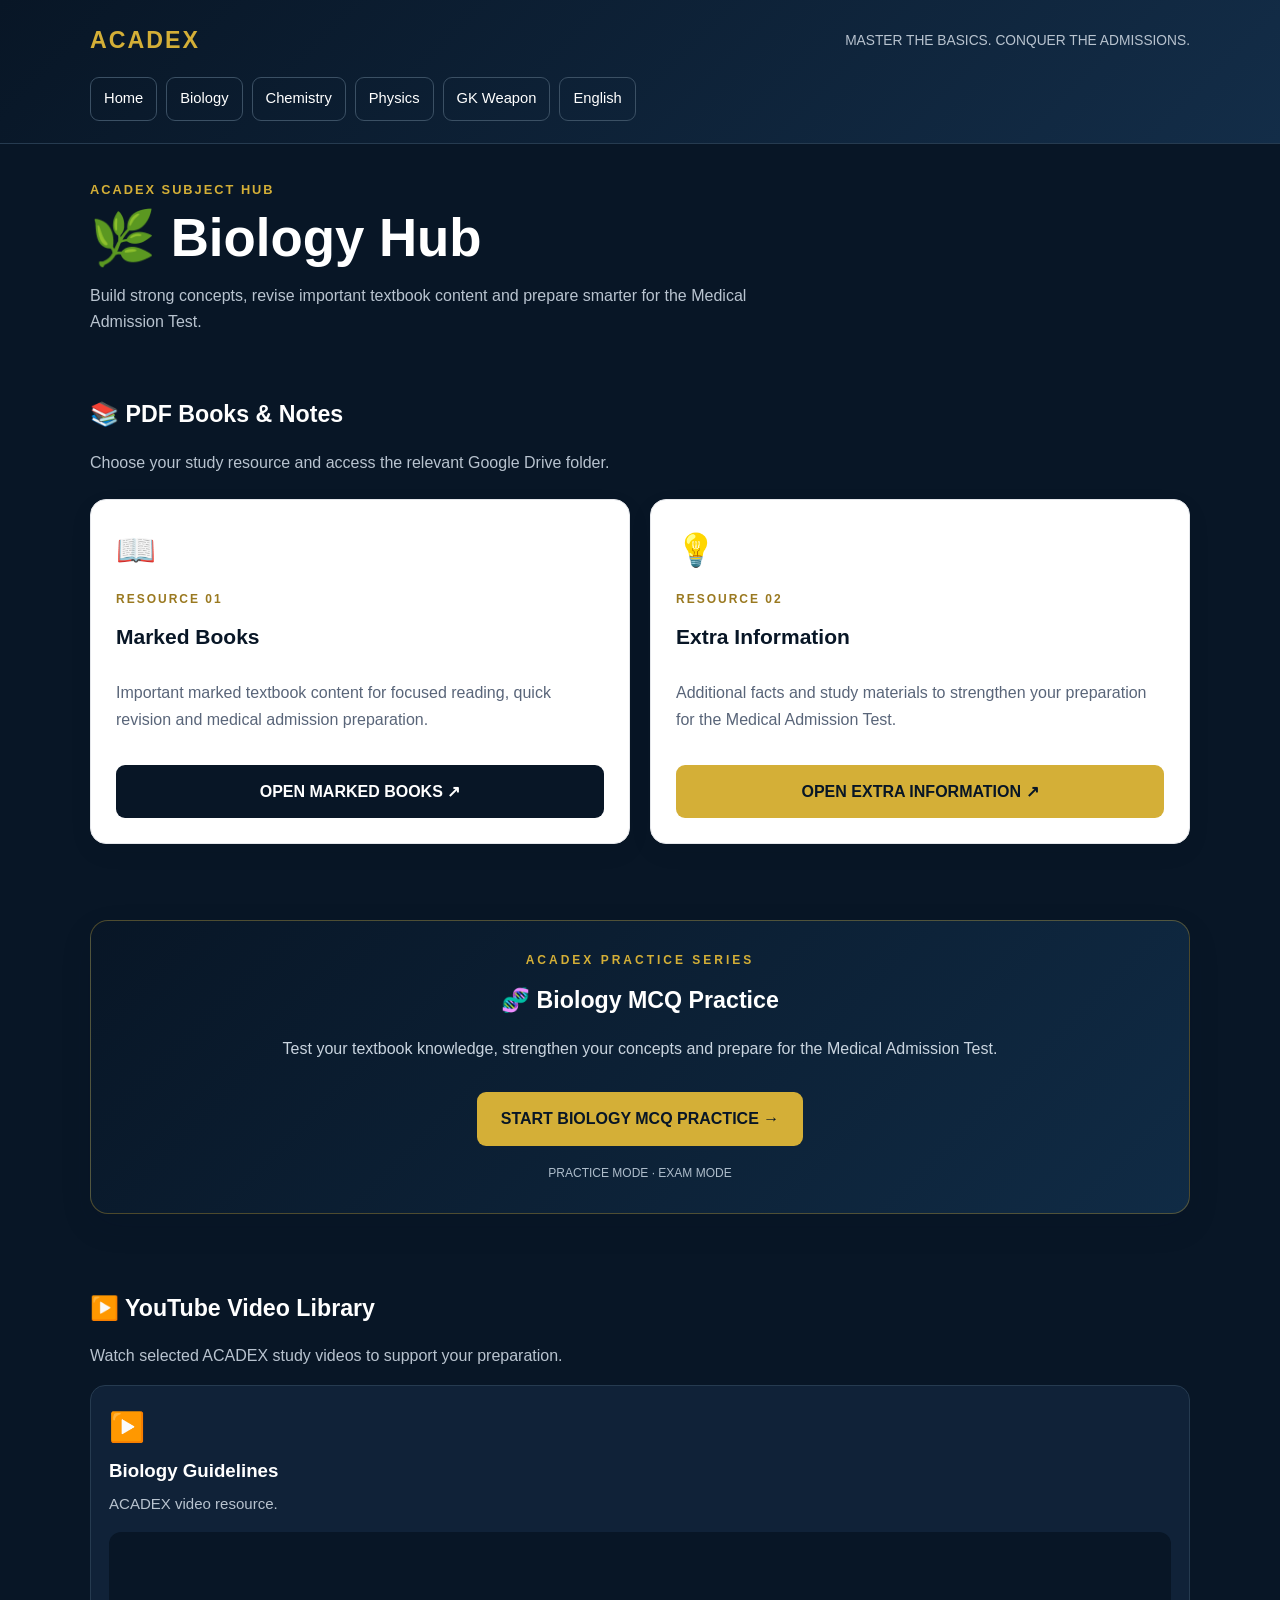
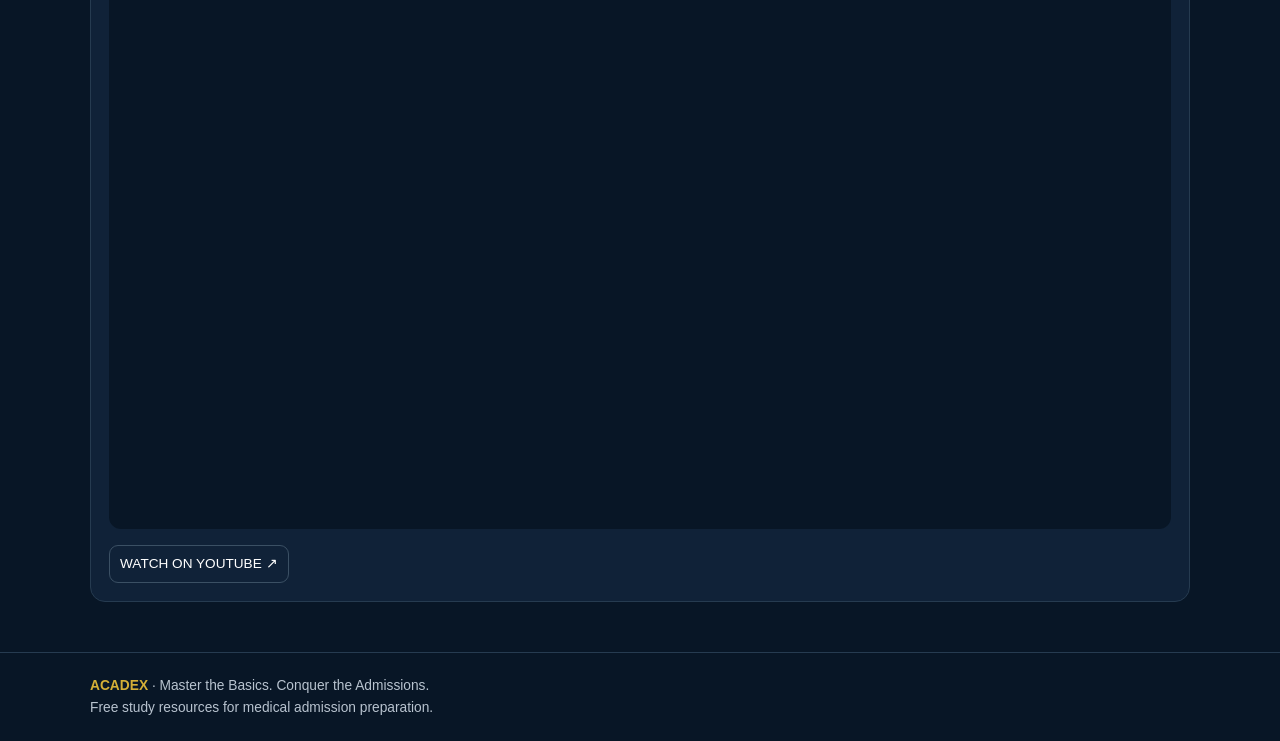
<file: biology.html>
<!DOCTYPE html>
<html lang="en">
<head>
  <meta charset="UTF-8">
  <meta name="viewport" content="width=device-width, initial-scale=1.0">
  <title>ACADEX | Biology Hub</title>
  <meta name="description" content="ACADEX Biology Hub - Marked Books, Extra Information and free medical admission study resources.">
  <link rel="stylesheet" href="style.css">

  <style>
    .resource-grid {
      display: grid;
      grid-template-columns: repeat(auto-fit, minmax(240px, 1fr));
      gap: 20px;
      margin-top: 24px;
    }

    .resource-card {
      display: flex;
      flex-direction: column;
      padding: 25px;
      border: 1px solid #e5e7eb;
      border-radius: 16px;
      background: #ffffff;
      box-shadow: 0 8px 24px rgba(8, 22, 38, 0.06);
    }

    .resource-icon {
      font-size: 32px;
      margin-bottom: 14px;
    }

    .resource-card h3 {
      margin: 0 0 10px;
      color: #081626;
      font-size: 21px;
    }

    .resource-card p {
      color: #596579;
      line-height: 1.7;
      flex-grow: 1;
    }

    .resource-btn {
      display: block;
      margin-top: 15px;
      padding: 14px 16px;
      border-radius: 9px;
      background: #081626;
      color: #ffffff;
      text-align: center;
      text-decoration: none;
      font-weight: 700;
      transition: 0.2s ease;
    }

    .resource-btn:hover {
      background: #1f3a5f;
      transform: translateY(-2px);
    }

    .extra-btn {
      background: #d4af37;
      color: #081626;
    }

    .extra-btn:hover {
      background: #c9a227;
      color: #081626;
    }

    .resource-label {
      color: #9a7920;
      font-size: 12px;
      font-weight: 800;
      letter-spacing: 2px;
      margin-bottom: 10px;
    }

    .video-frame {
      position: relative;
      padding-top: 56.25%;
      margin: 16px 0;
      border-radius: 12px;
      overflow: hidden;
      background: #081626;
    }

    .video-frame iframe {
      position: absolute;
      inset: 0;
      width: 100%;
      height: 100%;
      border: 0;
    }
  </style>
</head>

<body>
  <header>
    <div class="container">
      <div class="brand">
        <a class="logo" href="index.html">ACADEX</a>
        <div class="tagline">MASTER THE BASICS. CONQUER THE ADMISSIONS.</div>
      </div>

      <nav>
        <a href="index.html">Home</a>
        <a href="biology.html">Biology</a>
        <a href="chemistry.html">Chemistry</a>
        <a href="physics.html">Physics</a>
        <a href="gk.html">GK Weapon</a>
        <a href="english.html">English</a>
      </nav>
    </div>
  </header>

  <main class="container">

    <section class="hero">
      <div class="eyebrow">ACADEX SUBJECT HUB</div>
      <h1>🌿 Biology Hub</h1>
      <p class="intro">
        Build strong concepts, revise important textbook content
        and prepare smarter for the Medical Admission Test.
      </p>
    </section>

    

  <section class="section" id="pdfs">
      <h2>📚 PDF Books &amp; Notes</h2>
      <p class="intro">
        Choose your study resource and access the relevant Google Drive folder.
      </p>

      <div class="resource-grid">

        <article class="resource-card">
          <div class="resource-icon">📖</div>
          <div class="resource-label">RESOURCE 01</div>
          <h3>Marked Books</h3>
          <p>
            Important marked textbook content for focused reading,
            quick revision and medical admission preparation.
          </p>
          <a
            class="resource-btn"
            href="https://drive.google.com/drive/folders/1AogaqgwH6y28C2sjJw2Rw4AYuyp6Ym_2"
            target="_blank"
            rel="noopener noreferrer">
            OPEN MARKED BOOKS ↗
          </a>
        </article>

        <article class="resource-card">
          <div class="resource-icon">💡</div>
          <div class="resource-label">RESOURCE 02</div>
          <h3>Extra Information</h3>
          <p>
            Additional facts and study materials to strengthen
            your preparation for the Medical Admission Test.
          </p>
          <a
            class="resource-btn extra-btn"
            href="https://drive.google.com/drive/folders/1ZbDWZTmshdZJO_k9ryLN5nVmB0nPbMQH"
            target="_blank"
            rel="noopener noreferrer">
            OPEN EXTRA INFORMATION ↗
          </a>
        </article>

      </div>
    </section>

    <!-- ACADEX BIOLOGY MCQ PRACTICE -->
    <section class="section" id="biology-mcq">
      <div style="
        padding:30px;
        margin:24px 0;
        border-radius:18px;
        background:linear-gradient(135deg,#081626,#102b45);
        border:1px solid #d4af3755;
        box-shadow:0 12px 32px rgba(8,22,38,.10);
        color:#ffffff;
        text-align:center;
      ">
        <div style="
          color:#d4af37;
          font-size:12px;
          font-weight:800;
          letter-spacing:3px;
        ">
          ACADEX PRACTICE SERIES
        </div>

        <h2 style="color:#ffffff;margin:12px 0">
          🧬 Biology MCQ Practice
        </h2>

        <p style="color:#c9d4df;line-height:1.8">
          Test your textbook knowledge, strengthen your concepts
          and prepare for the Medical Admission Test.
        </p>

        <a href="biology-mcq.html" style="
          display:inline-block;
          margin-top:12px;
          padding:14px 24px;
          border-radius:9px;
          background:#d4af37;
          color:#081626;
          text-decoration:none;
          font-weight:800;
        ">
          START BIOLOGY MCQ PRACTICE →
        </a>

        <p style="
          color:#aebdcb;
          font-size:12px;
          margin:18px 0 0;
        ">
          PRACTICE MODE · EXAM MODE
        </p>
      </div>
    </section>
    <!-- END ACADEX BIOLOGY MCQ PRACTICE -->

    <section class="section" id="videos">
      <h2>▶️ YouTube Video Library</h2>
      <p class="intro">
        Watch selected ACADEX study videos to support your preparation.
      </p>

      <article class="card">
        <div class="symbol">▶️</div>
        <h3>Biology Guidelines</h3>
        <p>ACADEX video resource.</p>

        <div class="video-frame">
          <iframe
            src="https://www.youtube.com/embed/kxdg_A7-uMA"
            title="ACADEX Biology Guidelines"
            loading="lazy"
            allow="accelerometer; autoplay; clipboard-write; encrypted-media; gyroscope; picture-in-picture; web-share"
            referrerpolicy="strict-origin-when-cross-origin"
            allowfullscreen>
          </iframe>
        </div>

        <a
          class="button small"
          href="https://www.youtube.com/watch?v=kxdg_A7-uMA"
          target="_blank"
          rel="noopener noreferrer">
          WATCH ON YOUTUBE ↗
        </a>
      </article>
    </section>

  </main>

  <footer>
    <div class="container">
      <strong>ACADEX</strong> · Master the Basics. Conquer the Admissions.
      <br>
      Free study resources for medical admission preparation.
    </div>
  </footer>

</body>
</html>
</file>
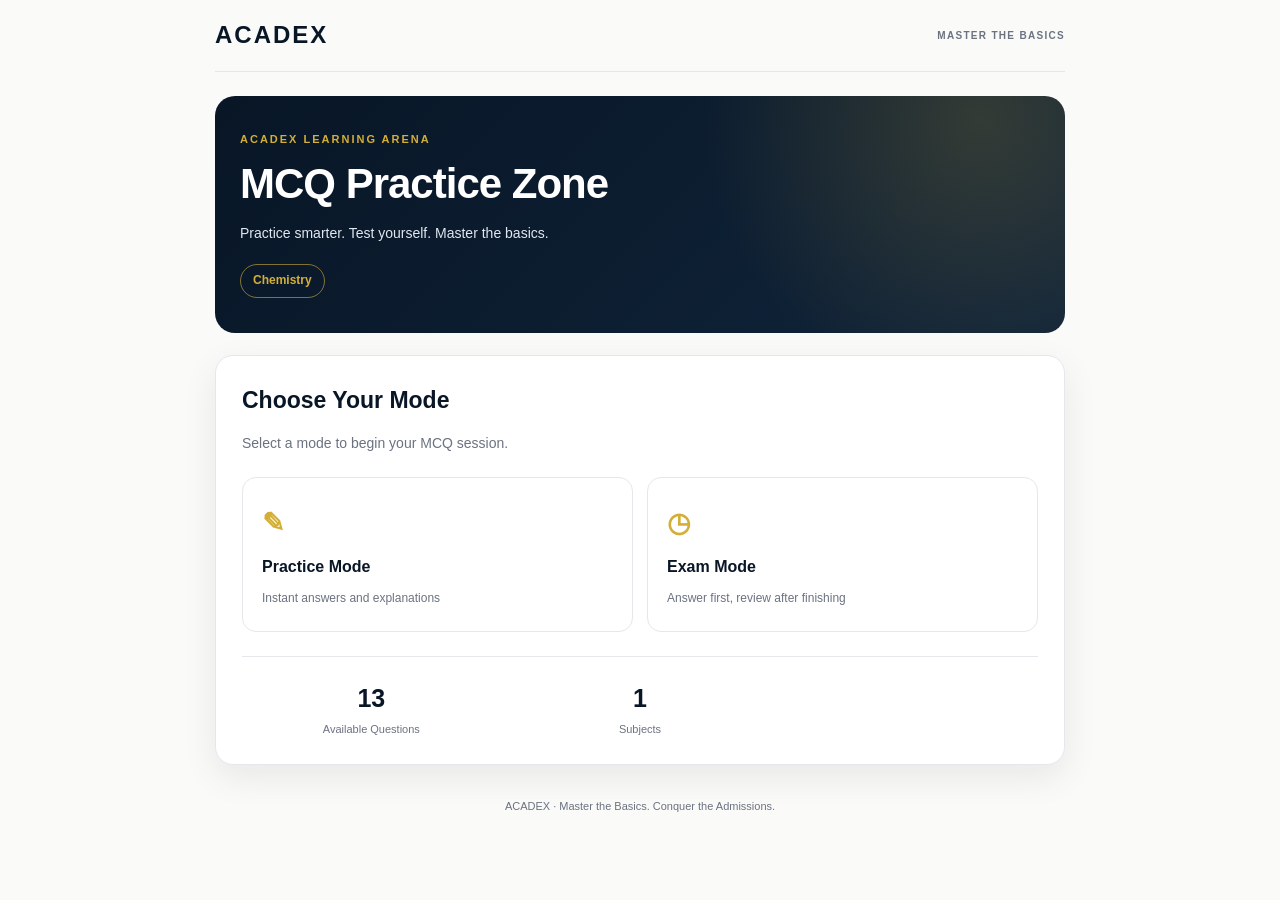
<file: chemistry-mcq.html>
<!DOCTYPE html>
<html lang="en">
<head>
  <meta charset="UTF-8">
  <meta name="viewport" content="width=device-width, initial-scale=1.0">
  <meta name="theme-color" content="#081626">
  <title>Chemistry MCQ Practice | ACADEX</title>
  <link rel="stylesheet" href="mcq-style.css">
</head>
<body data-subject="Chemistry">
  <div id="app"></div>

  <script src="questions.js"></script>
  <script src="mcq-engine.js"></script>
</body>
</html>
</file>
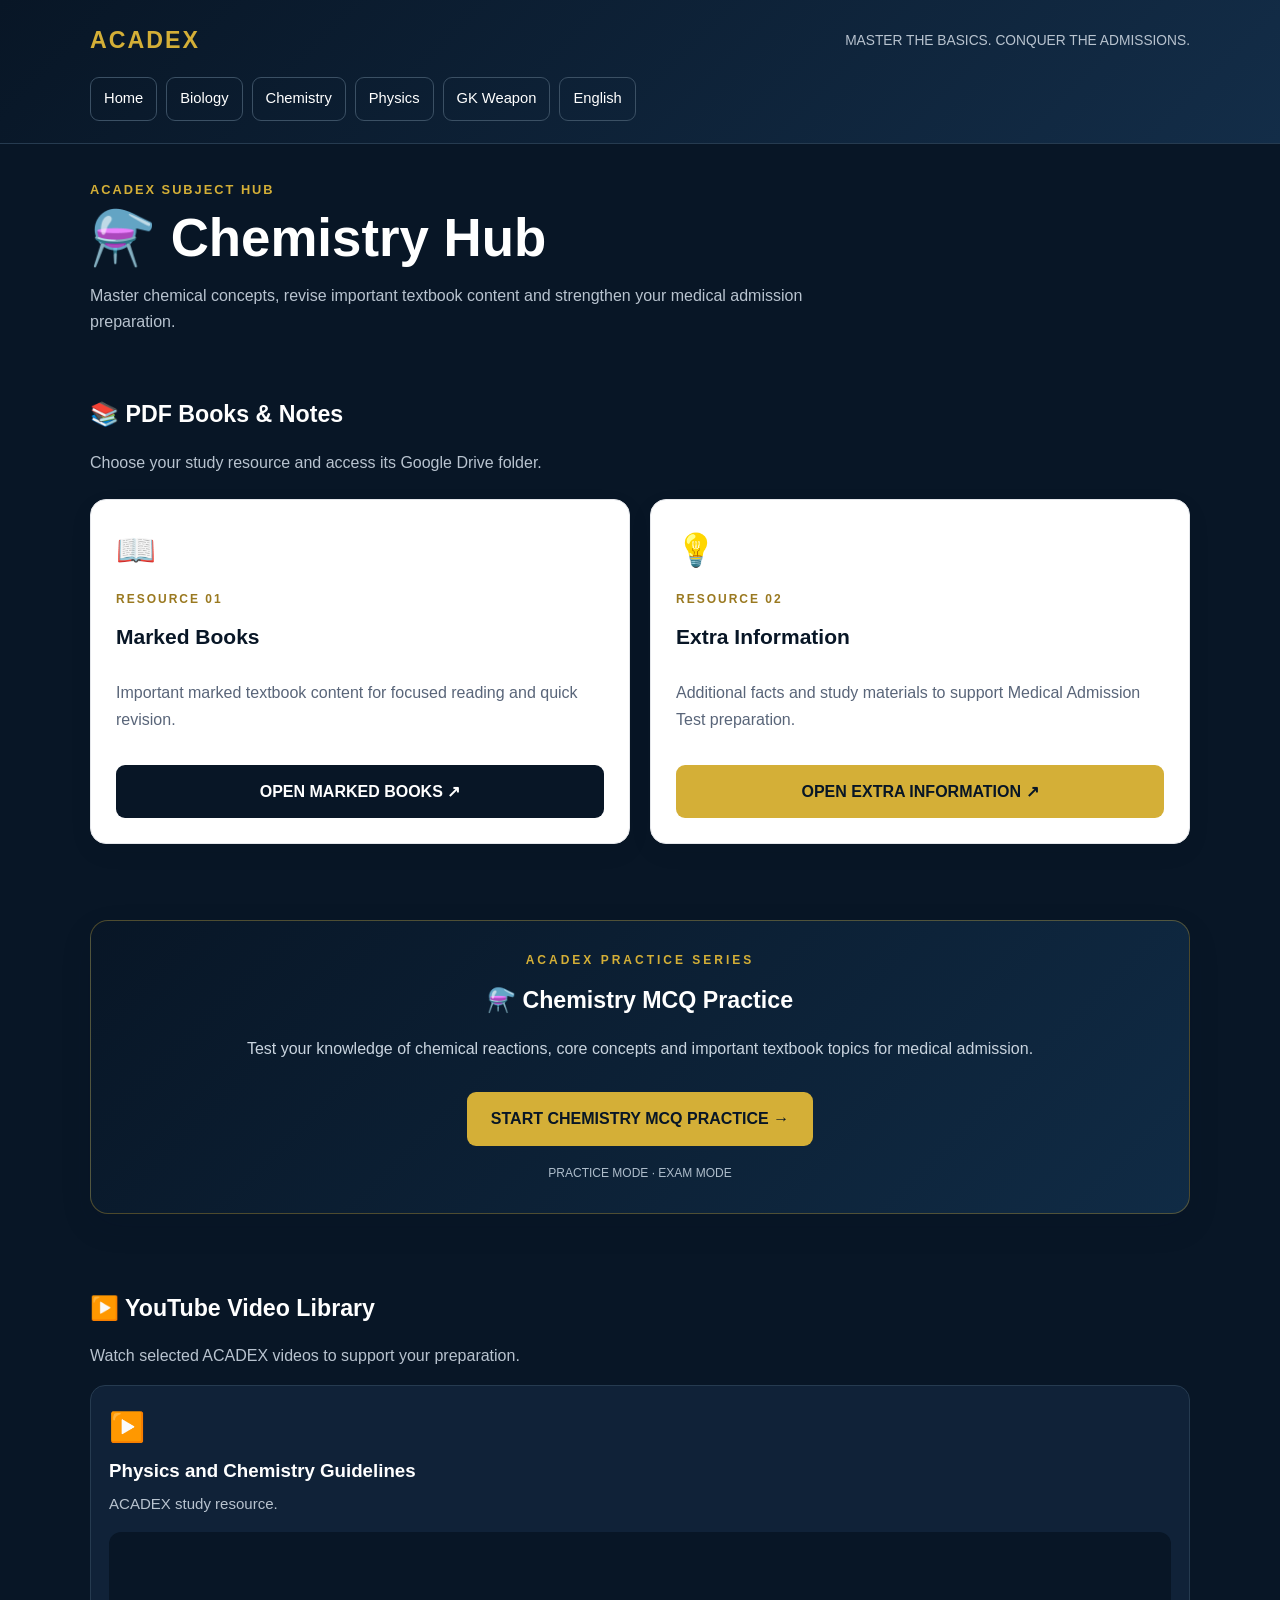
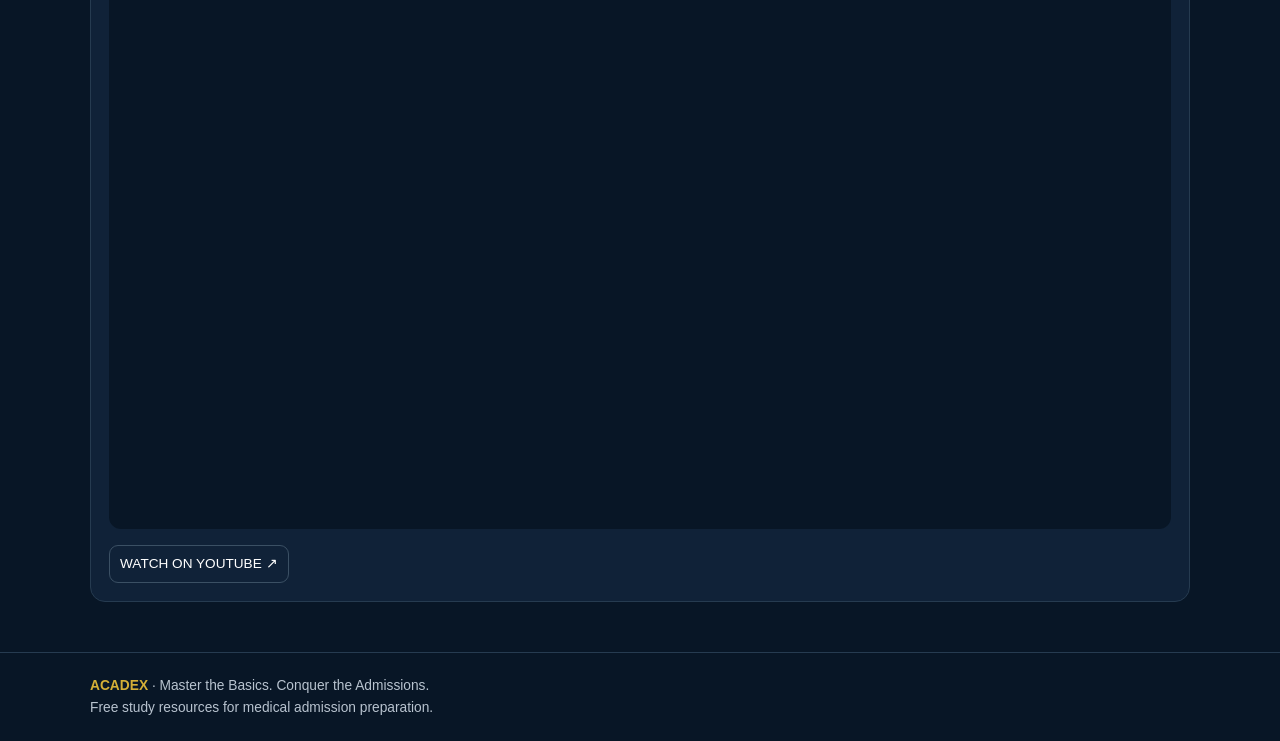
<file: chemistry.html>
<!DOCTYPE html>
<html lang="en">
<head>
  <meta charset="UTF-8">
  <meta name="viewport" content="width=device-width, initial-scale=1.0">
  <title>ACADEX | Chemistry Hub</title>
  <meta name="description" content="ACADEX Chemistry Hub for marked books, extra information and medical admission resources.">
  <link rel="stylesheet" href="style.css">

  <style>
    .resource-grid {
      display: grid;
      grid-template-columns: repeat(auto-fit, minmax(240px, 1fr));
      gap: 20px;
      margin-top: 24px;
    }
    .resource-card {
      display: flex;
      flex-direction: column;
      padding: 25px;
      border: 1px solid #e5e7eb;
      border-radius: 16px;
      background: #fff;
      box-shadow: 0 8px 24px rgba(8,22,38,.06);
    }
    .resource-icon { font-size: 32px; margin-bottom: 14px; }
    .resource-card h3 { margin: 0 0 10px; color: #081626; font-size: 21px; }
    .resource-card p { color: #596579; line-height: 1.7; flex-grow: 1; }
    .resource-btn {
      display: block;
      margin-top: 15px;
      padding: 14px 16px;
      border-radius: 9px;
      background: #081626;
      color: #fff;
      text-align: center;
      text-decoration: none;
      font-weight: 700;
      transition: .2s ease;
    }
    .resource-btn:hover { background: #1f3a5f; transform: translateY(-2px); }
    .extra-btn { background: #d4af37; color: #081626; }
    .extra-btn:hover { background: #c9a227; color: #081626; }
    .resource-label {
      color: #9a7920;
      font-size: 12px;
      font-weight: 800;
      letter-spacing: 2px;
      margin-bottom: 10px;
    }
    .video-frame {
      position: relative;
      padding-top: 56.25%;
      margin: 16px 0;
      border-radius: 12px;
      overflow: hidden;
      background: #081626;
    }
    .video-frame iframe {
      position: absolute;
      inset: 0;
      width: 100%;
      height: 100%;
      border: 0;
    }
  </style>
</head>

<body>
<header>
  <div class="container">
    <div class="brand">
      <a class="logo" href="index.html">ACADEX</a>
      <div class="tagline">MASTER THE BASICS. CONQUER THE ADMISSIONS.</div>
    </div>
    <nav>
      <a href="index.html">Home</a>
      <a href="biology.html">Biology</a>
      <a href="chemistry.html">Chemistry</a>
      <a href="physics.html">Physics</a>
      <a href="gk.html">GK Weapon</a>
      <a href="english.html">English</a>
    </nav>
  </div>
</header>

<main class="container">
  <section class="hero">
    <div class="eyebrow">ACADEX SUBJECT HUB</div>
    <h1>⚗️ Chemistry Hub</h1>
    <p class="intro">
      Master chemical concepts, revise important textbook content
      and strengthen your medical admission preparation.
    </p>
  </section>

  <section class="section" id="pdfs">
    <h2>📚 PDF Books &amp; Notes</h2>
    <p class="intro">
      Choose your study resource and access its Google Drive folder.
    </p>

    <div class="resource-grid">
      <article class="resource-card">
        <div class="resource-icon">📖</div>
        <div class="resource-label">RESOURCE 01</div>
        <h3>Marked Books</h3>
        <p>
          Important marked textbook content for focused reading
          and quick revision.
        </p>
        <a class="resource-btn"
           href="https://drive.google.com/drive/folders/1LgqQAYdJXvduFp0mKjUqKtFsimrQQD2R"
           target="_blank" rel="noopener noreferrer">
          OPEN MARKED BOOKS ↗
        </a>
      </article>

      <article class="resource-card">
        <div class="resource-icon">💡</div>
        <div class="resource-label">RESOURCE 02</div>
        <h3>Extra Information</h3>
        <p>
          Additional facts and study materials to support
          Medical Admission Test preparation.
        </p>
        <a class="resource-btn extra-btn"
           href="https://drive.google.com/drive/folders/1jgEr2eNxE60Mj4qnZdMkr8FDnG7kPILj"
           target="_blank" rel="noopener noreferrer">
          OPEN EXTRA INFORMATION ↗
        </a>
      </article>
    </div>
  </section>

  <!-- ACADEX CHEMISTRY MCQ PRACTICE -->
  <section class="section" id="chemistry-mcq">
    <div style="
      padding:30px;
      margin:24px 0;
      border-radius:18px;
      background:linear-gradient(135deg,#081626,#102b45);
      border:1px solid #d4af3755;
      box-shadow:0 12px 32px rgba(8,22,38,.10);
      color:#ffffff;
      text-align:center;
    ">
      <div style="
        color:#d4af37;
        font-size:12px;
        font-weight:800;
        letter-spacing:3px;
      ">
        ACADEX PRACTICE SERIES
      </div>

      <h2 style="color:#ffffff;margin:12px 0">
        ⚗️ Chemistry MCQ Practice
      </h2>

      <p style="color:#c9d4df;line-height:1.8">
        Test your knowledge of chemical reactions, core concepts
        and important textbook topics for medical admission.
      </p>

      <a href="chemistry-mcq.html" style="
        display:inline-block;
        margin-top:12px;
        padding:14px 24px;
        border-radius:9px;
        background:#d4af37;
        color:#081626;
        text-decoration:none;
        font-weight:800;
      ">
        START CHEMISTRY MCQ PRACTICE →
      </a>

      <p style="
        color:#aebdcb;
        font-size:12px;
        margin:18px 0 0;
      ">
        PRACTICE MODE · EXAM MODE
      </p>
    </div>
  </section>
  <!-- END ACADEX CHEMISTRY MCQ PRACTICE -->

  <section class="section" id="videos">
    <h2>▶️ YouTube Video Library</h2>
    <p class="intro">
      Watch selected ACADEX videos to support your preparation.
    </p>

    <article class="card">
      <div class="symbol">▶️</div>
      <h3>Physics and Chemistry Guidelines</h3>
      <p>ACADEX study resource.</p>
      <div class="video-frame">
        <iframe
          src="https://www.youtube.com/embed/MtVYTA7AikU"
          title="ACADEX Physics and Chemistry Guidelines"
          loading="lazy"
          allow="accelerometer; autoplay; clipboard-write; encrypted-media; gyroscope; picture-in-picture; web-share"
          referrerpolicy="strict-origin-when-cross-origin"
          allowfullscreen>
        </iframe>
      </div>
      <a class="button small"
         href="https://www.youtube.com/watch?v=MtVYTA7AikU"
         target="_blank" rel="noopener noreferrer">
        WATCH ON YOUTUBE ↗
      </a>
    </article>
  </section>
</main>

<footer>
  <div class="container">
    <strong>ACADEX</strong> · Master the Basics. Conquer the Admissions.
    <br>
    Free study resources for medical admission preparation.
  </div>
</footer>
</body>
</html>
</file>
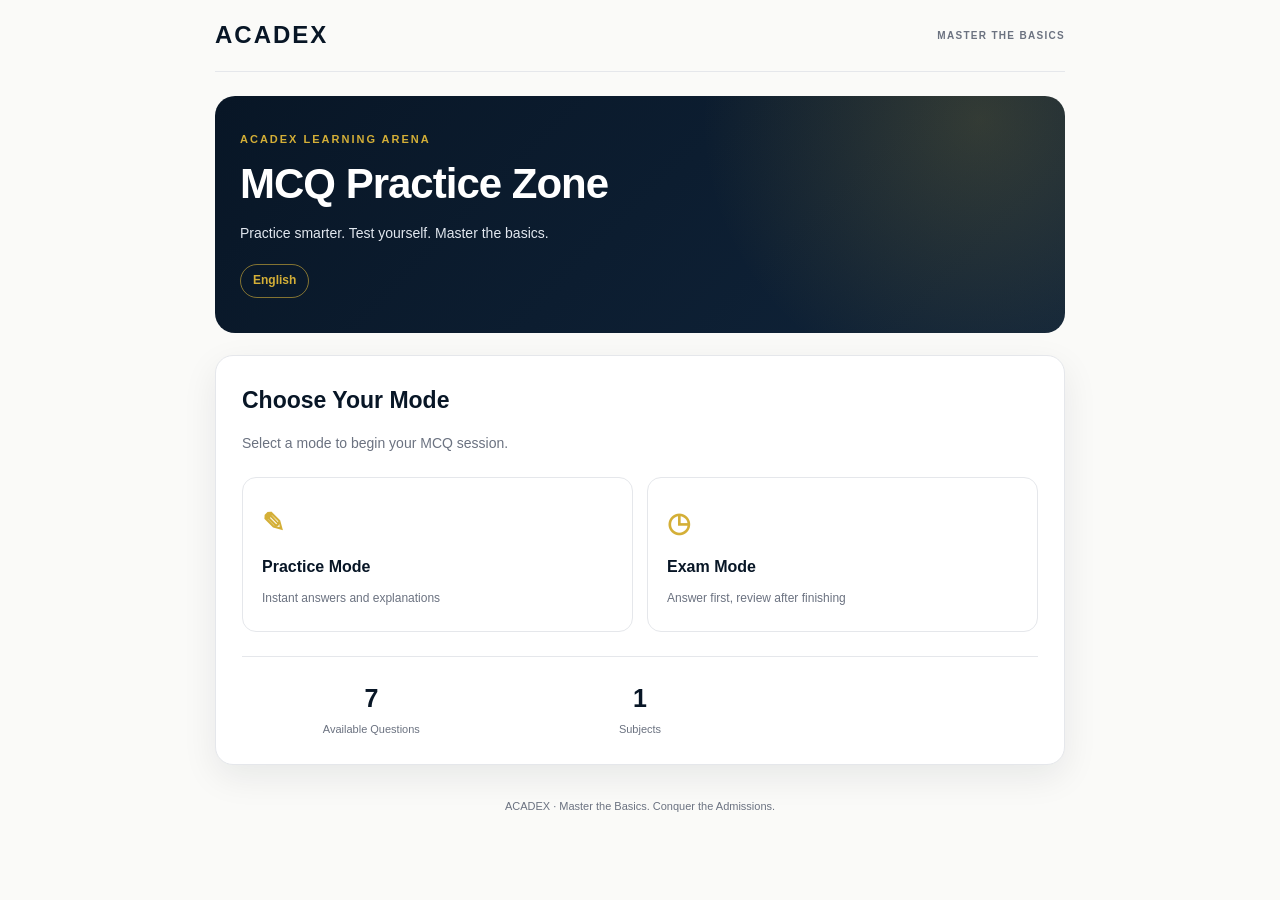
<file: english-mcq.html>
<!DOCTYPE html>
<html lang="en">
<head>
  <meta charset="UTF-8">
  <meta name="viewport" content="width=device-width, initial-scale=1.0">
  <meta name="theme-color" content="#081626">
  <title>English MCQ Practice | ACADEX</title>
  <link rel="stylesheet" href="mcq-style.css">
</head>
<body data-subject="English">
  <div id="app"></div>

  <script src="questions.js"></script>
  <script src="mcq-engine.js"></script>
</body>
</html>
</file>
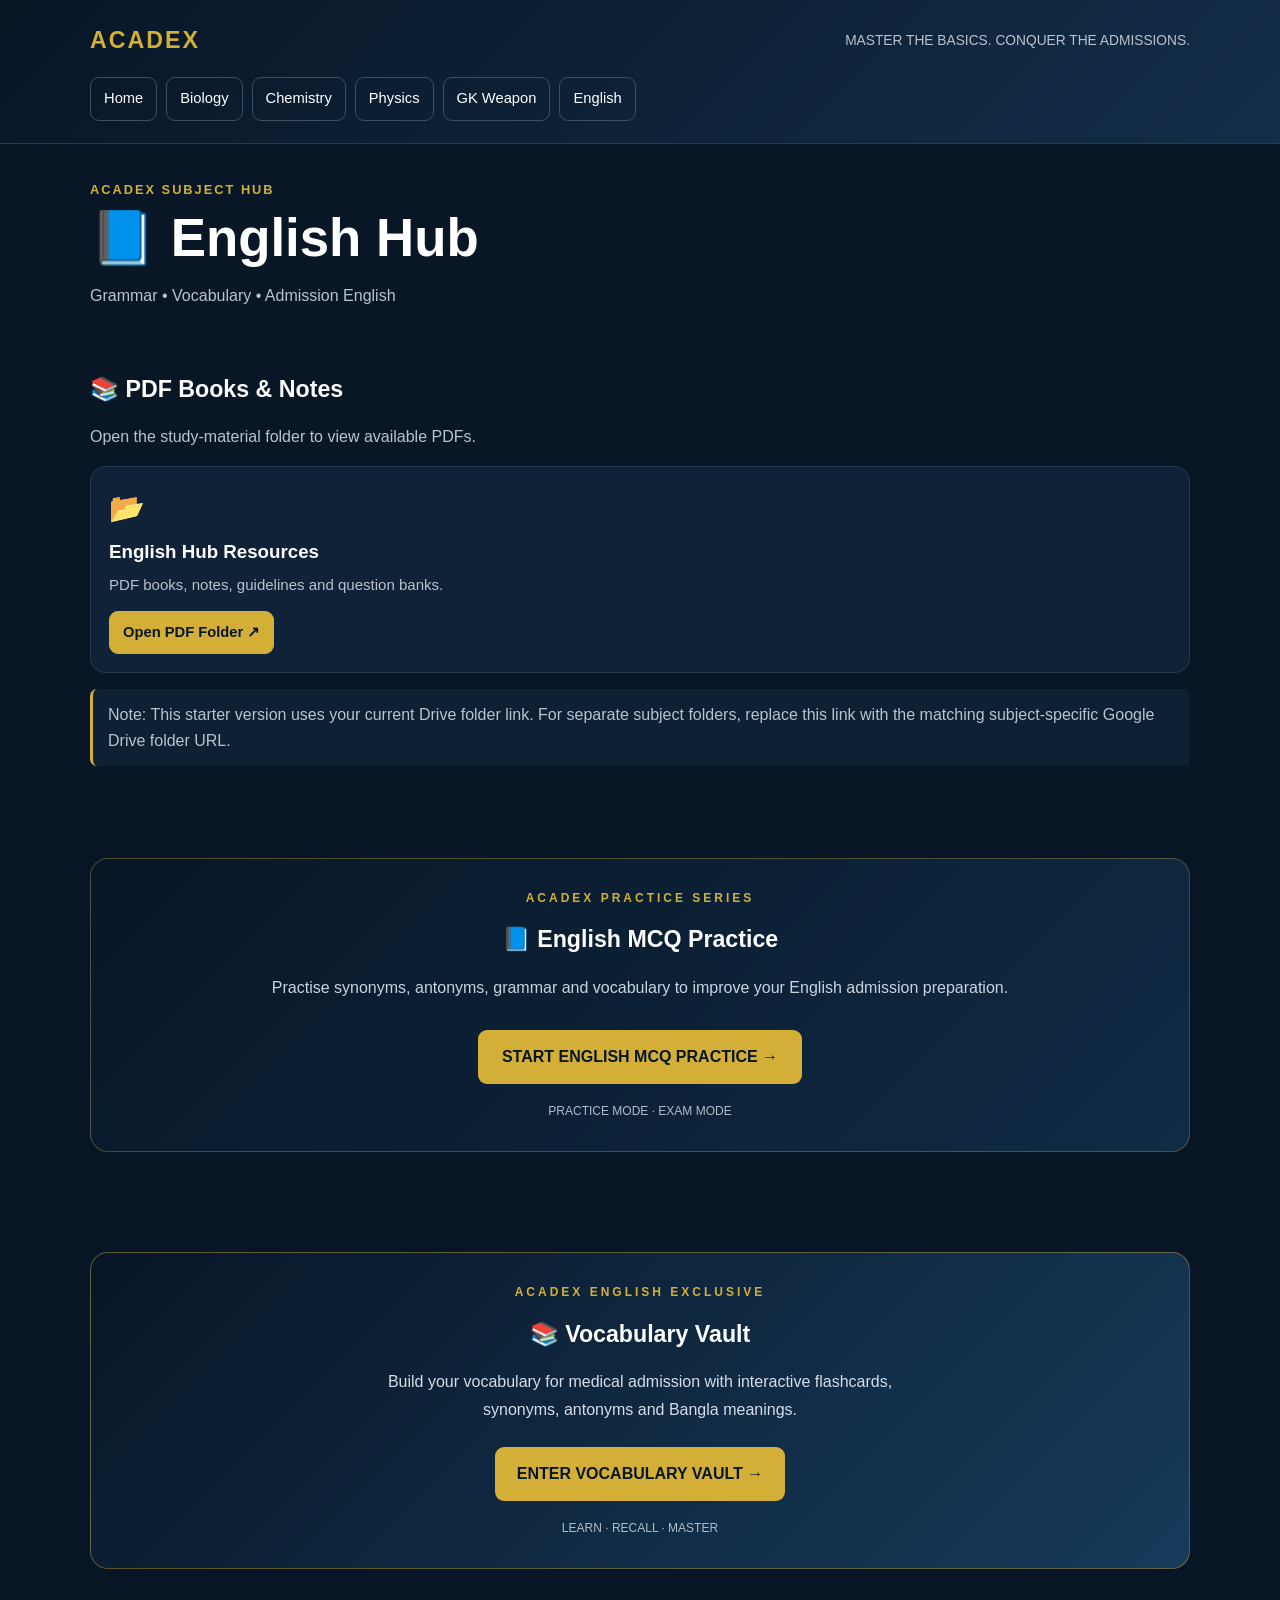
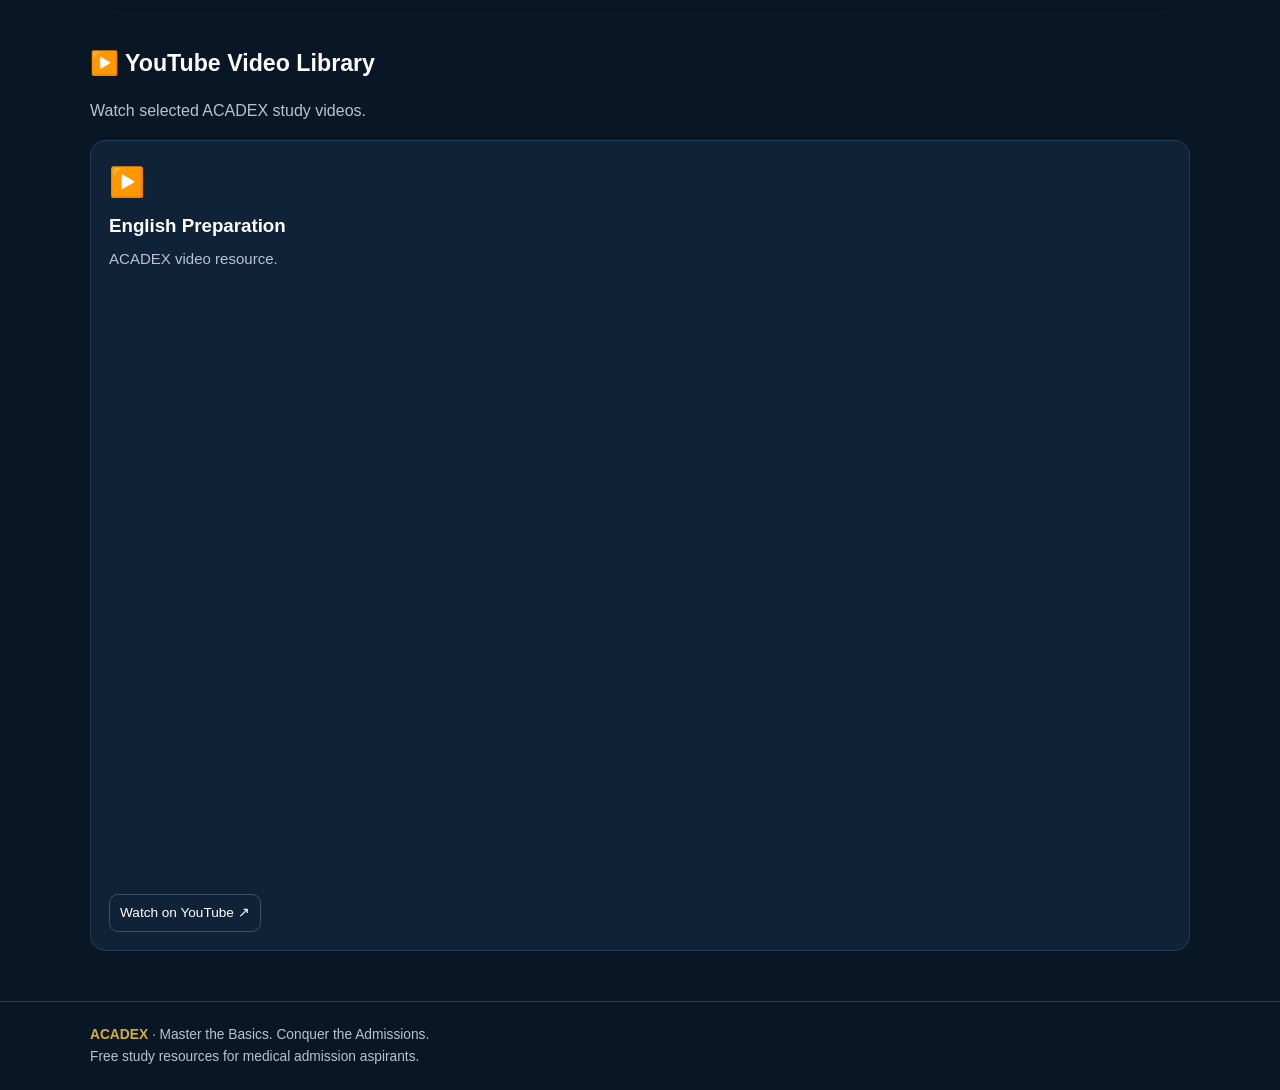
<file: english.html>
<!doctype html>
<html lang="en">
<head>
<meta charset="utf-8"><meta name="viewport" content="width=device-width,initial-scale=1">
<title>ACADEX | English Hub</title><meta name="description" content="ACADEX English Hub free study resources for medical admission.">
<link rel="stylesheet" href="style.css">
</head>
<body>
<header><div class="container">
  <div class="brand"><a class="logo" href="index.html">ACADEX</a><div class="tagline">MASTER THE BASICS. CONQUER THE ADMISSIONS.</div></div>
  <nav><a href="index.html">Home</a>
<a href="biology.html">Biology</a>
<a href="chemistry.html">Chemistry</a>
<a href="physics.html">Physics</a>
<a href="gk.html">GK Weapon</a>
<a href="english.html">English</a></nav>
</div></header>
<main class="container">
  <section class="hero"><div class="eyebrow">ACADEX SUBJECT HUB</div><h1>📘 English Hub</h1><p class="intro">Grammar • Vocabulary • Admission English</p></section>
  <section class="section" id="pdfs"><h2>📚 PDF Books &amp; Notes</h2><p class="intro">Open the study-material folder to view available PDFs.</p>
    <div class="grid"><article class="card"><div class="symbol">📂</div><h3>English Hub Resources</h3><p>PDF books, notes, guidelines and question banks.</p><a class="button gold" href="https://drive.google.com/drive/folders/1AXjjZ6dTidVNDUErE59XiYYgSXM9iBXb" target="_blank" rel="noopener noreferrer">Open PDF Folder ↗</a></article></div>
    <p class="note">Note: This starter version uses your current Drive folder link. For separate subject folders, replace this link with the matching subject-specific Google Drive folder URL.</p>
  </section>

  <!-- ACADEX ENGLISH MCQ PRACTICE -->
  <section class="section" id="english-mcq">
    <div style="
      padding:30px;
      margin:24px 0;
      border-radius:18px;
      background:linear-gradient(135deg,#081626,#102b45);
      border:1px solid #d4af3755;
      box-shadow:0 12px 32px rgba(8,22,38,.10);
      color:#ffffff;
      text-align:center;
    ">
      <div style="
        color:#d4af37;
        font-size:12px;
        font-weight:800;
        letter-spacing:3px;
      ">
        ACADEX PRACTICE SERIES
      </div>

      <h2 style="color:#ffffff;margin:12px 0">
        📘 English MCQ Practice
      </h2>

      <p style="color:#c9d4df;line-height:1.8">
        Practise synonyms, antonyms, grammar and vocabulary
        to improve your English admission preparation.
      </p>

      <a href="english-mcq.html" style="
        display:inline-block;
        margin-top:12px;
        padding:14px 24px;
        border-radius:9px;
        background:#d4af37;
        color:#081626;
        text-decoration:none;
        font-weight:800;
      ">
        START ENGLISH MCQ PRACTICE →
      </a>

      <p style="
        color:#aebdcb;
        font-size:12px;
        margin:18px 0 0;
      ">
        PRACTICE MODE · EXAM MODE
      </p>
    </div>
  </section>
  <!-- END ACADEX ENGLISH MCQ PRACTICE -->

<!-- ACADEX VOCABULARY VAULT -->
<section class="section" id="vocabulary-vault">
  <div style="
    padding:30px 22px;
    margin:24px 0;
    border-radius:18px;
    background:linear-gradient(135deg,#081626,#173b5b);
    border:1px solid #d4af3766;
    box-shadow:0 12px 32px rgba(8,22,38,.15);
    color:#ffffff;
    text-align:center;
  ">
    <div style="
      color:#d4af37;
      font-size:12px;
      font-weight:800;
      letter-spacing:3px;
    ">
      ACADEX ENGLISH EXCLUSIVE
    </div>

    <h2 style="color:#ffffff;margin:14px 0;">
      📚 Vocabulary Vault
    </h2>

    <p style="
      color:#d3deea;
      line-height:1.8;
      max-width:520px;
      margin:0 auto;
    ">
      Build your vocabulary for medical admission with
      interactive flashcards, synonyms, antonyms and
      Bangla meanings.
    </p>

    <a href="acadex-vocabulary-vault.html" style="
      display:inline-block;
      margin-top:22px;
      padding:14px 22px;
      border-radius:9px;
      background:#d4af37;
      color:#081626;
      text-decoration:none;
      font-weight:800;
    ">
      ENTER VOCABULARY VAULT →
    </a>

    <p style="
      color:#aebdcb;
      font-size:12px;
      margin:18px 0 0;
    ">
      LEARN · RECALL · MASTER
    </p>
  </div>
</section>
<!-- END ACADEX VOCABULARY VAULT -->
  
  <section class="section" id="videos"><h2>▶️ YouTube Video Library</h2><p class="intro">Watch selected ACADEX study videos.</p><div class="grid">
      <article class="card">
        <div class="symbol">▶️</div><h3>English Preparation</h3>
        <p>ACADEX video resource.</p>
        <div style="position:relative;padding-top:56.25%;margin:12px 0;border-radius:10px;overflow:hidden">
          <iframe src="https://www.youtube.com/embed/1yRajhEwn04" title="English Preparation" loading="lazy" style="position:absolute;inset:0;width:100%;height:100%;border:0" allow="accelerometer; autoplay; clipboard-write; encrypted-media; gyroscope; picture-in-picture; web-share" allowfullscreen></iframe>
        </div>
        <a class="button small" href="https://www.youtube.com/watch?v=1yRajhEwn04" target="_blank" rel="noopener noreferrer">Watch on YouTube ↗</a>
      </article></div></section>
</main>
<footer><div class="container"><strong>ACADEX</strong> · Master the Basics. Conquer the Admissions.<br>Free study resources for medical admission aspirants.</div></footer>



  
</body></html>
</file>
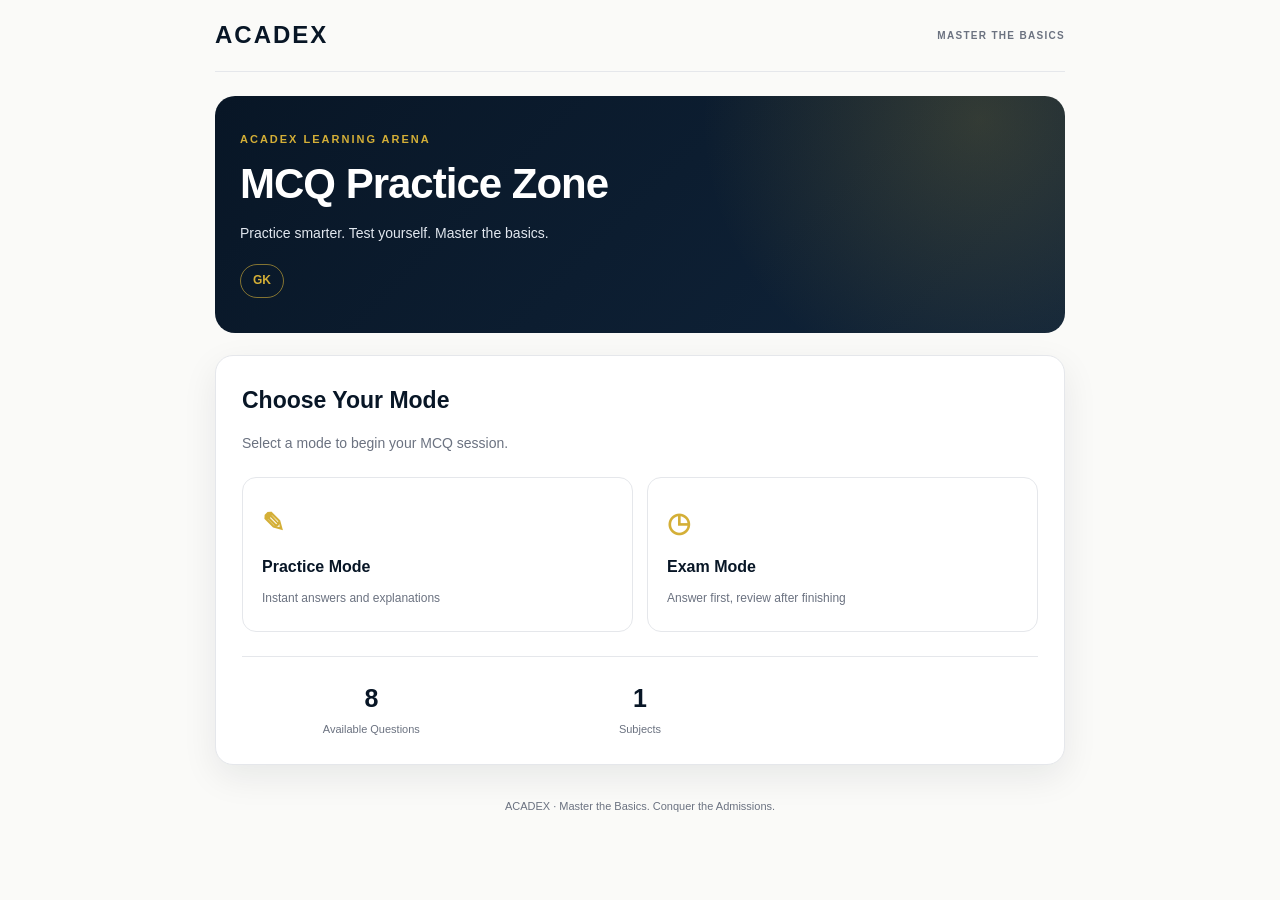
<file: gk-mcq.html>
<!DOCTYPE html>
<html lang="en">
<head>
  <meta charset="UTF-8">
  <meta name="viewport" content="width=device-width, initial-scale=1.0">
  <meta name="theme-color" content="#081626">
  <title>GK MCQ Practice | ACADEX</title>
  <link rel="stylesheet" href="mcq-style.css">
</head>
<body data-subject="GK">
  <div id="app"></div>

  <script src="questions.js"></script>
  <script src="mcq-engine.js"></script>
</body>
</html>
</file>
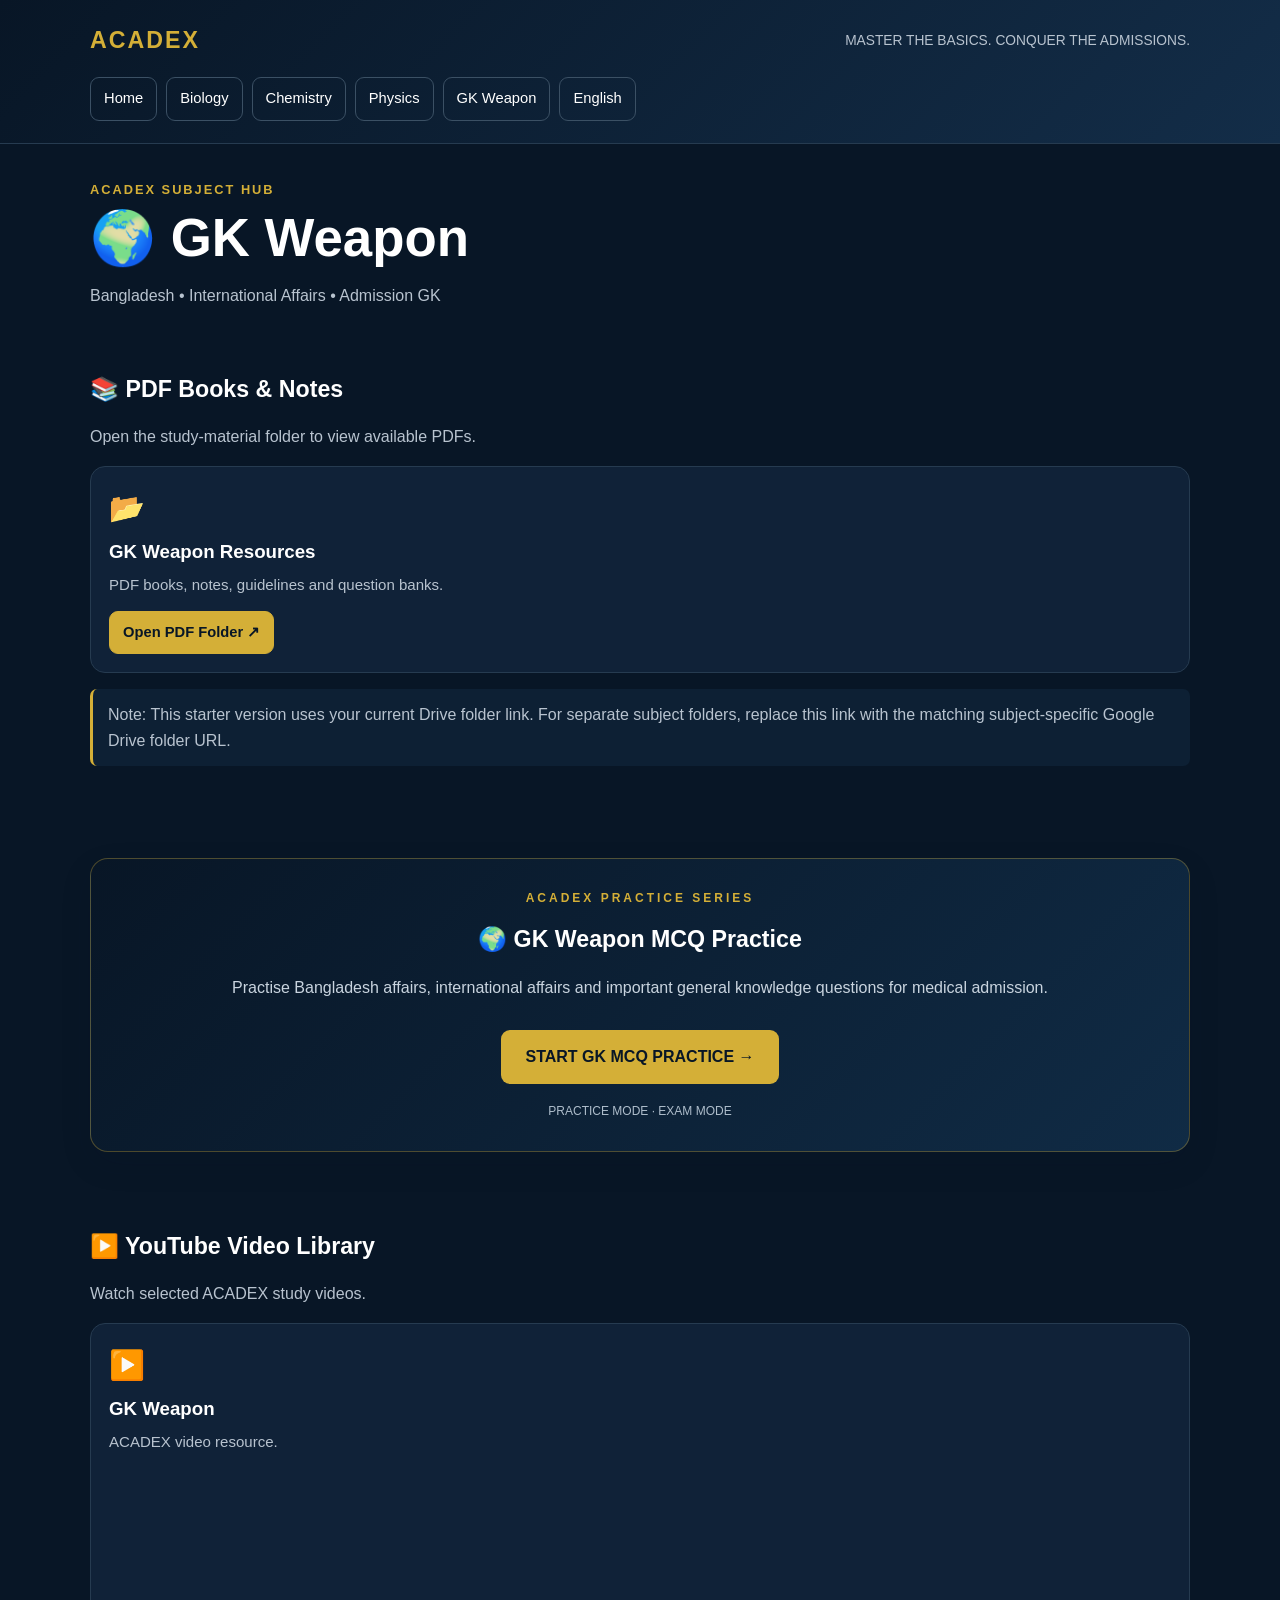
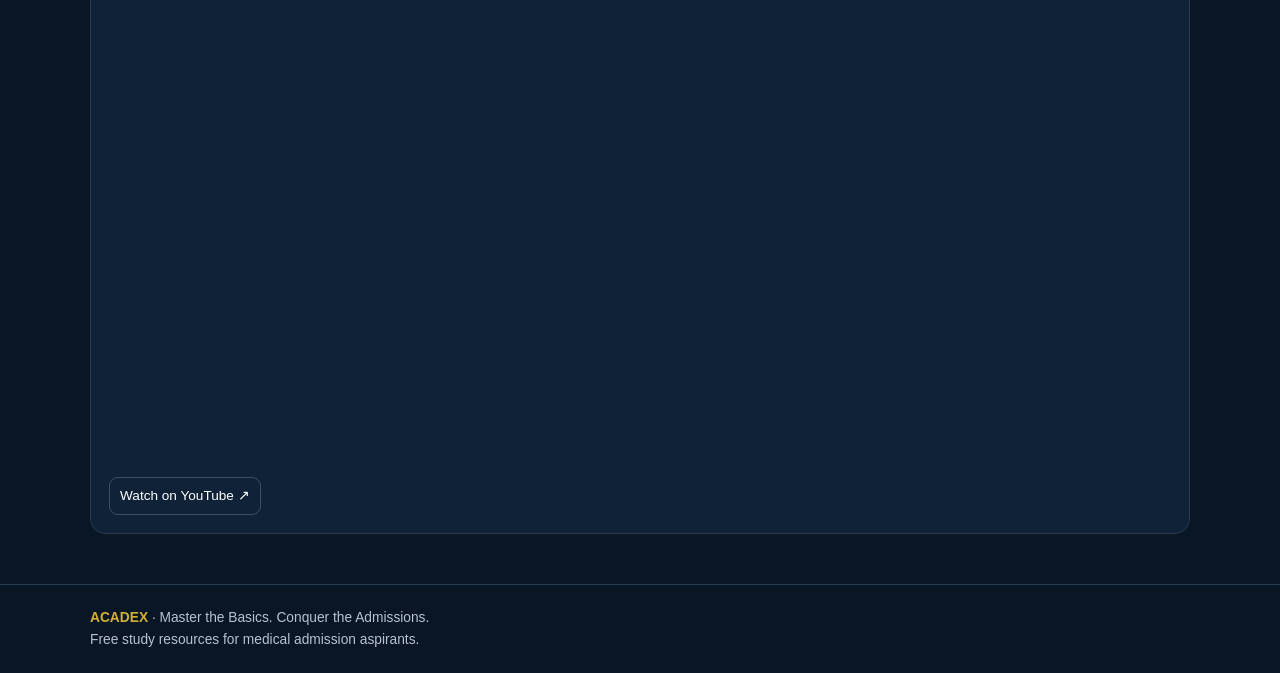
<file: gk.html>
<!doctype html>
<html lang="en">
<head>
<meta charset="utf-8"><meta name="viewport" content="width=device-width,initial-scale=1">
<title>ACADEX | GK Weapon</title><meta name="description" content="ACADEX GK Weapon free study resources for medical admission.">
<link rel="stylesheet" href="style.css">
</head>
<body>
<header><div class="container">
  <div class="brand"><a class="logo" href="index.html">ACADEX</a><div class="tagline">MASTER THE BASICS. CONQUER THE ADMISSIONS.</div></div>
  <nav><a href="index.html">Home</a>
<a href="biology.html">Biology</a>
<a href="chemistry.html">Chemistry</a>
<a href="physics.html">Physics</a>
<a href="gk.html">GK Weapon</a>
<a href="english.html">English</a></nav>
</div></header>
<main class="container">
  <section class="hero"><div class="eyebrow">ACADEX SUBJECT HUB</div><h1>🌍 GK Weapon</h1><p class="intro">Bangladesh • International Affairs • Admission GK</p></section>
  <section class="section" id="pdfs"><h2>📚 PDF Books &amp; Notes</h2><p class="intro">Open the study-material folder to view available PDFs.</p>
    <div class="grid"><article class="card"><div class="symbol">📂</div><h3>GK Weapon Resources</h3><p>PDF books, notes, guidelines and question banks.</p><a class="button gold" href="https://drive.google.com/drive/folders/1X-pMhhYz1aP-l-3RjnCiIfjlMD-bjDs_" target="_blank" rel="noopener noreferrer">Open PDF Folder ↗</a></article></div>
    <p class="note">Note: This starter version uses your current Drive folder link. For separate subject folders, replace this link with the matching subject-specific Google Drive folder URL.</p>
  </section>

  
  <!-- ACADEX GK MCQ PRACTICE -->
  <section class="section" id="gk-mcq">
    <div style="
      padding:30px;
      margin:24px 0;
      border-radius:18px;
      background:linear-gradient(135deg,#081626,#102b45);
      border:1px solid #d4af3755;
      box-shadow:0 12px 32px rgba(8,22,38,.10);
      color:#ffffff;
      text-align:center;
    ">
      <div style="
        color:#d4af37;
        font-size:12px;
        font-weight:800;
        letter-spacing:3px;
      ">
        ACADEX PRACTICE SERIES
      </div>

      <h2 style="color:#ffffff;margin:12px 0">
        🌍 GK Weapon MCQ Practice
      </h2>

      <p style="color:#c9d4df;line-height:1.8">
        Practise Bangladesh affairs, international affairs
        and important general knowledge questions for medical admission.
      </p>

      <a href="gk-mcq.html" style="
        display:inline-block;
        margin-top:12px;
        padding:14px 24px;
        border-radius:9px;
        background:#d4af37;
        color:#081626;
        text-decoration:none;
        font-weight:800;
      ">
        START GK MCQ PRACTICE →
      </a>

      <p style="
        color:#aebdcb;
        font-size:12px;
        margin:18px 0 0;
      ">
        PRACTICE MODE · EXAM MODE
      </p>
    </div>
  </section>
  <!-- END ACADEX GK MCQ PRACTICE -->
  
  <section class="section" id="videos"><h2>▶️ YouTube Video Library</h2><p class="intro">Watch selected ACADEX study videos.</p><div class="grid">
      <article class="card">
        <div class="symbol">▶️</div><h3>GK Weapon</h3>
        <p>ACADEX video resource.</p>
        <div style="position:relative;padding-top:56.25%;margin:12px 0;border-radius:10px;overflow:hidden">
          <iframe src="https://www.youtube.com/embed/QRQGggVnhkA" title="GK Weapon" loading="lazy" style="position:absolute;inset:0;width:100%;height:100%;border:0" allow="accelerometer; autoplay; clipboard-write; encrypted-media; gyroscope; picture-in-picture; web-share" allowfullscreen></iframe>
        </div>
        <a class="button small" href="https://www.youtube.com/watch?v=QRQGggVnhkA" target="_blank" rel="noopener noreferrer">Watch on YouTube ↗</a>
      </article></div></section>
</main>
<footer><div class="container"><strong>ACADEX</strong> · Master the Basics. Conquer the Admissions.<br>Free study resources for medical admission aspirants.</div></footer>
</body></html>
</file>
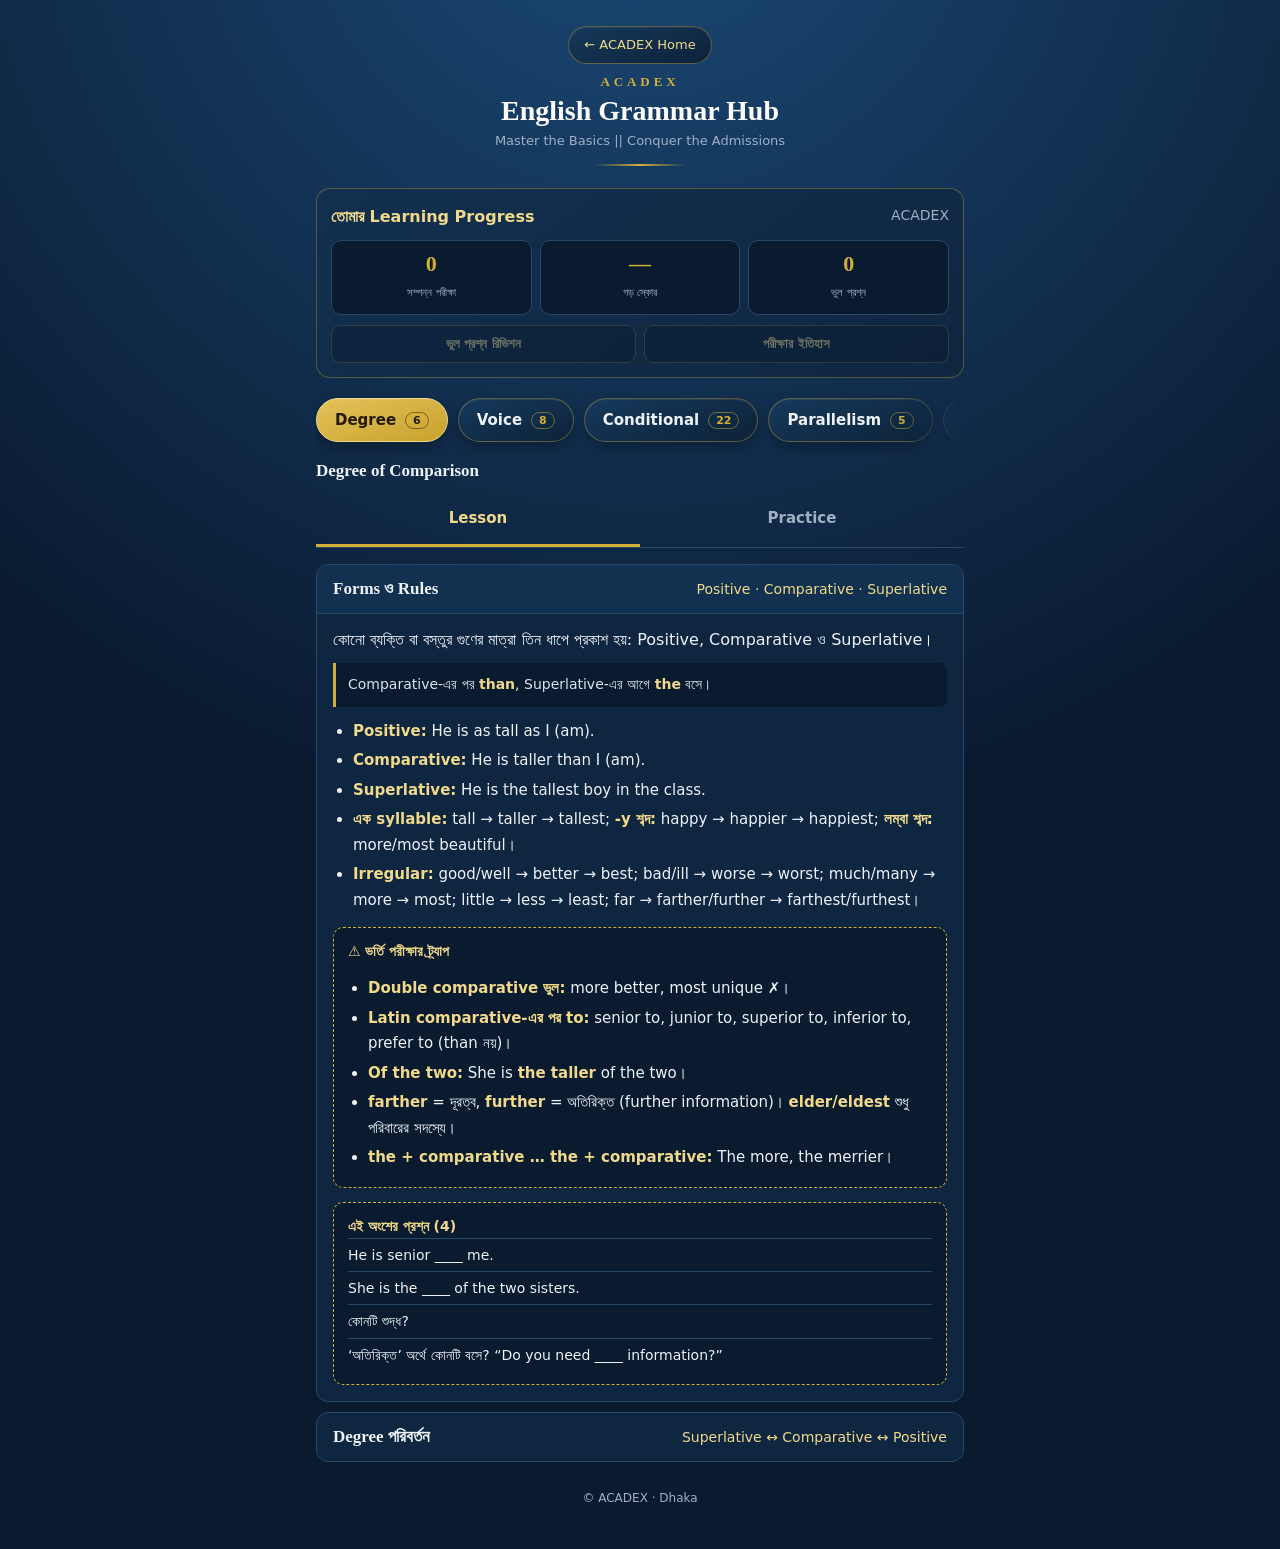
<file: grammar.html>
<!DOCTYPE html>
<html lang="bn">
<head>
<meta charset="utf-8">
<meta name="viewport" content="width=device-width,initial-scale=1">
<meta name="theme-color" content="#0a1a2f">
<title>ACADEX English Grammar Hub</title>
<style>
:root{--navy:#0a1a2f;--navy2:#12304f;--card:#0f2640;--line:#2a4766;--gold:#d4af37;--gold2:#f0d98a;--text:#eef2f7;--dim:#9fb0c3;--ok:#22c55e;--bad:#f87171}
*{box-sizing:border-box}
body{margin:0;min-height:100vh;font-family:"Noto Sans Bengali","Hind Siliguri",system-ui,sans-serif;background:radial-gradient(circle at 50% -10%,#1b4a78,var(--navy) 55%);color:var(--text);line-height:1.7}
.wrap{max-width:680px;margin:auto;padding:14px 16px 40px}
header{text-align:center;padding:12px 0 6px}
.home{display:inline-block;color:var(--gold2);font-size:13px;text-decoration:none;margin-bottom:10px;padding:7px 15px;border-radius:99px;border:1px solid rgba(212,175,55,.4);background:linear-gradient(160deg,#16395c,#0c2238);box-shadow:inset 0 1px 0 rgba(255,255,255,.08)}
.brand{font:700 13px Georgia,serif;letter-spacing:.3em;color:var(--gold)}
h1{margin:4px 0 2px;font:700 28px/1.2 Georgia,"Times New Roman",serif;color:#fff}
.sub{margin:0;color:var(--dim);font-size:13px}
.rule-gold{height:2px;width:90px;margin:12px auto 4px;background:linear-gradient(90deg,transparent,var(--gold),transparent)}
.chips{display:flex;gap:8px;overflow-x:auto;padding:10px 0 12px;scrollbar-width:none}
.chip{flex:none;padding:9px 15px;border-radius:99px;border:1px solid var(--line);background:var(--card);color:var(--text);font:inherit;font-size:13px}
.chip.on{background:var(--gold);border-color:var(--gold);color:#241a00;font-weight:700}
.chip:disabled{opacity:.45}
.tabs{display:grid;grid-template-columns:1fr 1fr;border-bottom:1px solid var(--line);margin-bottom:16px}
.tabs button{padding:12px;background:none;border:0;border-bottom:3px solid transparent;color:var(--dim);font:inherit;font-weight:700;font-size:15px}
.tabs button.on{color:var(--gold2);border-bottom-color:var(--gold)}
button:focus-visible,summary:focus-visible,a:focus-visible{outline:2px solid var(--gold2);outline-offset:2px}
/* lessons */
.lc{background:var(--card);border:1px solid var(--line);border-radius:12px;margin-bottom:10px;overflow:hidden}
.lc summary{cursor:pointer;padding:14px 16px;font:700 17px Georgia,serif;list-style:none;display:flex;justify-content:space-between;align-items:baseline;gap:10px}
.lc summary::-webkit-details-marker{display:none}
.lc summary small{font:500 14px "Noto Sans Bengali",system-ui,sans-serif;color:var(--gold2)}
.lc[open] summary{border-bottom:1px solid var(--line);background:#12304f}
.lc .in{padding:12px 16px 16px}
.lc p{margin:0 0 10px}
.tricky{margin-top:14px;padding:12px 14px;border:1px dashed var(--gold);border-radius:10px;background:#0a1a2f;font-size:14px}.tricky ul{margin:8px 0 0}
.lc .bq{border-top:1px solid var(--line);padding:8px 0}.lc .bq summary{display:block;padding:0;border:0;background:none;font:500 14px "Noto Sans Bengali",system-ui,sans-serif}.lc .bq summary small{color:var(--gold2)}.lc .bq p{margin:6px 0 0;font-size:14px}
.hl{margin:14px 2px 10px;font-size:12px;color:var(--gold2);letter-spacing:.04em;display:flex;align-items:center;gap:10px}.hl:after{content:"";flex:1;height:1px;background:linear-gradient(90deg,rgba(212,175,55,.5),transparent)}
.pills{display:flex;flex-wrap:nowrap;gap:10px;overflow-x:auto;padding:6px 26px 14px 2px;scrollbar-width:none;-webkit-overflow-scrolling:touch;scroll-snap-type:x proximity;-webkit-mask-image:linear-gradient(90deg,#000 90%,transparent);mask-image:linear-gradient(90deg,#000 90%,transparent)}.pills::-webkit-scrollbar{display:none}.pill{flex:none;scroll-snap-align:start}
.pill{display:inline-flex;align-items:center;gap:9px;padding:12px 18px;border-radius:99px;border:1px solid rgba(212,175,55,.38);background:linear-gradient(160deg,#16395c,#0c2238);color:var(--text);font:600 15px "Noto Sans Bengali",system-ui,sans-serif;box-shadow:inset 0 1px 0 rgba(255,255,255,.08),0 6px 14px rgba(0,0,0,.28);transition:transform .15s,background .15s,color .15s}
.pill em{font-style:normal;font-size:11px;color:var(--gold);border:1px solid rgba(212,175,55,.5);border-radius:99px;padding:1px 7px}
.pill.on,.pill:active{background:linear-gradient(160deg,#e3c25a,#c9a22c);color:#241a00;border-color:#f0d98a;font-weight:700}
.pill.on em,.pill:active em{color:#241a00;border-color:rgba(36,26,0,.5)}
.topbar h2 small{display:block;font:400 11px "Noto Sans Bengali",system-ui,sans-serif;color:var(--dim);margin-top:2px}
@media(prefers-reduced-motion:reduce){.pill{transition:none}}
.topbar{display:flex;align-items:center;gap:10px;margin:4px 0 12px}.back{background:linear-gradient(160deg,#16395c,#0c2238);border:1px solid rgba(212,175,55,.4);color:var(--gold2);border-radius:99px;padding:8px 12px;font:inherit;font-size:13px;flex:none}.topbar h2{margin:0;font:700 17px/1.3 Georgia,serif}
.go{position:relative;overflow:hidden;border-radius:99px;padding:16px 22px;background:linear-gradient(135deg,#f6e4a0,#d4af37 55%,#b8901f);color:#241a00;font:800 17px Georgia,serif;letter-spacing:.04em;box-shadow:0 10px 24px rgba(212,175,55,.35),inset 0 1px 0 rgba(255,255,255,.55);display:flex;align-items:center;justify-content:center;gap:12px;transition:transform .15s,box-shadow .15s}
.go span{display:inline-grid;place-items:center;width:26px;height:26px;border-radius:50%;background:#241a00;color:var(--gold2);font-size:15px}
.go:active{transform:scale(.97);box-shadow:0 4px 12px rgba(212,175,55,.3)}
.go:after{content:"";position:absolute;top:0;left:-60%;width:40%;height:100%;background:linear-gradient(100deg,transparent,rgba(255,255,255,.45),transparent);transform:skewX(-20deg);animation:shine 3.2s ease-in-out infinite}
@keyframes shine{0%,60%{left:-60%}100%{left:130%}}
@media(prefers-reduced-motion:reduce){.go:after{animation:none}.go{transition:none}}
.note{border-left:3px solid var(--gold);background:#0a1a2f;padding:10px 12px;border-radius:0 8px 8px 0;font-size:14px;color:#dbe4ee}
.lc ul{margin:12px 0 0;padding-left:20px;font-size:15px}
.lc li{margin-bottom:4px}
b{color:var(--gold2)}
u{text-decoration-color:var(--gold);text-underline-offset:3px;text-decoration-thickness:2px}
/* quiz */
.box{background:var(--card);border:1px solid var(--line);border-radius:14px;padding:18px}
.center{text-align:center}
.box h2{margin:0 0 8px;font:700 21px Georgia,serif}
.btn{display:block;width:100%;margin-top:14px;padding:14px;border:0;border-radius:10px;background:var(--gold);color:#241a00;font:inherit;font-weight:800;font-size:16px}
.btn.alt{background:transparent;border:1px solid var(--gold);color:var(--gold2)}
.bar{height:6px;background:#1c3a59;border-radius:9px;overflow:hidden;margin-bottom:6px}
.bar span{display:block;height:100%;background:var(--gold);transition:width .25s}
.meta{display:flex;justify-content:space-between;font-size:13px;color:var(--dim);margin-bottom:12px}
.q{font-size:18px;margin:0 0 14px}
.opt{display:block;width:100%;text-align:left;margin-bottom:9px;padding:13px 14px;border-radius:10px;border:1px solid var(--line);background:#0a1a2f;color:var(--text);font:inherit;font-size:16px}
.opt:disabled{opacity:1}
.opt.ok{border-color:var(--ok);background:#0f3a26}
.opt.bad{border-color:var(--bad);background:#401a1a}
.fb{margin-top:6px;padding:12px 14px;border-radius:10px;background:#0a1a2f;border:1px solid var(--line);font-size:15px}
.score{font:700 46px Georgia,serif;color:var(--gold);margin:6px 0}
.rv{padding:14px 0;border-top:1px solid var(--line);font-size:15px}
.rv .y{color:var(--bad)}.rv .c{color:var(--ok)}
.rv p{margin:4px 0}
.dim{color:var(--dim);font-size:14px}
.dashboard{background:linear-gradient(145deg,#12304f,#0f2640);border:1px solid rgba(212,175,55,.35);border-radius:14px;padding:14px;margin:12px 0 14px}
.dash-title{display:flex;justify-content:space-between;align-items:center;gap:8px;margin-bottom:10px}.dash-title strong{color:var(--gold2)}
.stats{display:grid;grid-template-columns:repeat(3,1fr);gap:8px}.stat{background:#0a1a2f;border:1px solid var(--line);border-radius:10px;padding:10px 6px;text-align:center}.stat b{display:block;font:700 22px Georgia,serif;color:var(--gold)}.stat small{font-size:11px;color:var(--dim)}
.dash-actions{display:grid;grid-template-columns:1fr 1fr;gap:8px;margin-top:10px}.dash-actions button{padding:10px 7px;border:1px solid rgba(212,175,55,.45);border-radius:9px;background:#0a1a2f;color:var(--gold2);font:600 13px system-ui,sans-serif}.dash-actions button:disabled{opacity:.4}
.panel{background:var(--card);border:1px solid var(--line);border-radius:12px;padding:14px;margin:10px 0}.panel h3{margin:0 0 8px;color:var(--gold2);font-size:17px}.history-item,.wrong-item{border-top:1px solid var(--line);padding:10px 0;font-size:14px}.history-item:first-of-type,.wrong-item:first-of-type{border-top:0}.mini{padding:7px 10px;border-radius:8px;border:1px solid var(--line);background:#0a1a2f;color:var(--gold2);font:inherit;font-size:12px}.empty{color:var(--dim);font-size:14px;padding:8px 0}
footer{text-align:center;color:var(--dim);font-size:12px;margin-top:26px}
@media(prefers-reduced-motion:reduce){.bar span{transition:none}}
</style>
</head>
<body>
<div class="wrap">
 <header>
  <a class="home" href="index.html">← ACADEX Home</a>
  <div class="brand">ACADEX</div>
  <h1>English Grammar Hub</h1>
  <p class="sub">Master the Basics || Conquer the Admissions</p>
  <div class="rule-gold"></div>
 </header>
 <section class="dashboard" aria-label="Learning progress">
  <div class="dash-title"><strong>তোমার Learning Progress</strong><span class="dim">ACADEX</span></div>
  <div class="stats">
   <div class="stat"><b id="dTests">0</b><small>সম্পন্ন পরীক্ষা</small></div>
   <div class="stat"><b id="dAvg">—</b><small>গড় স্কোর</small></div>
   <div class="stat"><b id="dWrong">0</b><small>ভুল প্রশ্ন</small></div>
  </div>
  <div class="dash-actions"><button id="reviewBtn" disabled>ভুল প্রশ্ন রিভিশন</button><button id="historyBtn" disabled>পরীক্ষার ইতিহাস</button></div>
 </section>
 <section id="extraPanel" hidden></section>
 <section id="home" class="topics"></section>
 <div id="topic" hidden><div class="topbar"><h2 id="tt"></h2></div>
 <div class="tabs"><button id="tL" class="on">Lesson</button><button id="tQ">Practice</button></div>
 <section id="lesson"></section>
 <section id="quiz" hidden></section>
 </div>
 <footer>© ACADEX · Dhaka</footer>
</div>
<script>
const $=id=>document.getElementById(id);
/* ===== টপিক ডেটা: নতুন টপিক যোগ করতে TOPICS-এ একই কাঠামোর একটি অবজেক্ট দিলেই হবে ===== */
const OLD=[
{id:"pos",name:"Parts of Speech",
lessons:[
["Noun","বিশেষ্য","কোনো ব্যক্তি, বস্তু, স্থান বা ভাবের নামকে Noun বলে।","Common, Proper, Collective, Material ও Abstract—এই পাঁচ প্রকার। Proper noun-এর প্রথম অক্ষর সবসময় বড় হাতের হয়।","<b>Dhaka</b> is a big city.|<b>Honesty</b> is the best policy.","<b>information, advice, furniture, luggage, news</b> Uncountable—এদের আগে a/an বসে না, শেষে -s হয় না: <b>much information</b> (informations ভুল)।|<b>news, mathematics, physics, economics</b> দেখতে plural, কিন্তু singular verb নেয়: News <b>is</b> good।|Collective noun পুরো দল হিসেবে বোঝালে singular verb নেয়: The committee <b>has</b> decided।|Noun মাঝে মাঝে adjective-এর কাজ করে: <b>school</b> bus, <b>stone</b> wall।|<b>two-taka note, ninety-year-old woman</b>: সংখ্যাযুক্ত compound বিশেষণে noun singular থাকে (two-takas ভুল)।|টাকা, দূরত্ব, ওজনের পরিমাণ এক একক ধরলে singular verb: One hundred taka <b>is</b> a good sum।|<b>Common Gender:</b> neighbour, sibling, orphan, sovereign পুরুষ বা নারী দুই-ই হতে পারে।|Plural: <b>sheep, fish, aircraft</b> একই থাকে; <b>ovum → ova, louse → lice, criterion → criteria</b>।|প্রতিশ্রুতি অর্থে <b>word</b>: Be true to your <b>word</b>।"],
["Pronoun","সর্বনাম","Noun-এর বদলে যে শব্দ বসে, তাকে Pronoun বলে। এতে একই noun বারবার লিখতে হয় না।","Pronoun-এর রূপ বদলায়: I (subject), me (object), my (possessive)। Preposition-এর পর object form বসে।","Rina lost <b>her</b> pen, so <b>she</b> bought a new one.|Give it to <b>me</b>.","<b>who</b> subject-এর জায়গায়, <b>whom</b> object-এর জায়গায়: Whom did you see?|<b>its</b> = তার (possessive), <b>it’s</b> = it is। দুটি গুলিয়ে ফেলা খুব সাধারণ ভুল।|<b>everyone, anyone, nobody, each</b> singular verb নেয়: Everyone <b>is</b> present।|Preposition-এর পর object form: between you and <b>me</b> (between you and I ভুল)।|<b>Let</b>-এর পর object form বসে: Let <b>you and him</b> be witnesses।|দ্বিতীয়বার noun না লিখে possessive pronoun দাও: My bike is faster than <b>yours</b>।|<b>Each of / Every one of</b>-এর পর singular: Each of the sons followed <b>his</b> father’s trade।|<b>whose</b> মালিকানা বোঝায়: a room <b>whose</b> windows were closed।|Verb-এর কর্তা দরকার হলে subject form: Tell me <b>who</b> told you that।"],
["Verb","ক্রিয়া","কাজ করা বা অবস্থা বোঝাতে যে শব্দ বসে, তাকে Verb বলে।","Subject-এর person ও number অনুযায়ী verb বসে: He <b>goes</b>, They <b>go</b>। Tense-ও verb দিয়েই বোঝা যায়।","She <b>sings</b> well.|They <b>are</b> students.","<b>Transitive</b> verb-এর object লাগে: He opened the door। <b>Intransitive</b>-এর লাগে না: The door opened।|<b>look, seem, become, feel</b> linking verb হলে পরে adjective বসে: She looks <b>beautiful</b> (beautifully ভুল)।|একই verb Auxiliary ও Main দুটোই হতে পারে: She <b>is</b> reading (auxiliary), She <b>is</b> a doctor (main)।"],
["Adjective","বিশেষণ","Noun বা pronoun-এর গুণ, সংখ্যা বা অবস্থা বোঝায়।","Adjective সাধারণত noun-এর আগে বসে অথবা linking verb (is, am, are, seems)-এর পরে বসে।","She is an <b>intelligent</b> girl.|I have <b>three</b> pens.","Adjective-এর ক্রম: মতামত → আকার → বয়স → রং → দেশ → উপাদান: a lovely small old red Persian wool carpet।|<b>few</b> = প্রায় নেই (নেতিবাচক), <b>a few</b> = অল্প কিছু আছে (ইতিবাচক)। <b>little</b> ও <b>a little</b>-ও একইভাবে।|Double comparative ভুল: more better, more taller। শুদ্ধ: <b>better, taller</b>।|<b>a little</b> uncountable-এর সঙ্গে (a little money), <b>a few</b> countable-এর সঙ্গে (a few friends)।|<b>Determiner</b> noun-এর আগে বসে: a, the, some, any, much, many—Will it take <b>much</b> time?|<b>above</b> noun-এর আগে বসলে adjective: the <b>above</b> address।"],
["Article","আর্টিকেল","a, an, the—noun-এর আগে বসে noun-কে অনির্দিষ্ট বা নির্দিষ্ট করে।","a/an অনির্দিষ্ট (যে-কোনো একটি), the নির্দিষ্ট (জানা বা আগে বলা)। স্বরধ্বনির উচ্চারণ দিয়ে শুরু শব্দের আগে an বসে।","I saw <b>a</b> boy. <b>The</b> boy was crying.|<b>an</b> hour, <b>a</b> university","<b>the + জাতীয়তা</b> = সেই দেশের মানুষ: She speaks English like <b>the</b> English।|ভাষার নামের আগে the বসে না: She speaks <b>English</b>।"],
["Adverb","ক্রিয়াবিশেষণ","Verb, adjective বা অন্য adverb-কে modify করে—কীভাবে, কখন, কোথায়, কতটা তা জানায়।","Adjective-এর শেষে -ly যোগ করে অনেক adverb হয় (quick → quickly)। কিন্তু সব -ly শব্দ adverb নয়: friendly, lovely হলো adjective।","He walked <b>slowly</b>.|The tea is <b>very</b> hot.","Linking verb-এর পর adverb নয়, adjective বসে: She looks <b>beautiful</b>।|<b>good</b> adjective, <b>well</b> adverb: He plays <b>well</b>।|দুই অর্থ: <b>hard</b> (কঠোরভাবে) ও <b>hardly</b> (প্রায় না); <b>late</b> (দেরিতে) ও <b>lately</b> (সম্প্রতি)।|<b>fast, early, late, hard</b> adjective ও adverb দুটোর রূপই এক।|<b>some time</b> (কিছু সময়), <b>sometime</b> (কোনো এক সময়), <b>sometimes</b> (মাঝে মাঝে): I spent <b>some time</b> with the patient।|<b>leisurely, cowardly, friendly</b>-এর শেষে -ly থাকলেও এরা adjective: a leisurely stroll।"],
["Preposition","পদান্বয়ী অব্যয়","Noun বা pronoun-এর আগে বসে অন্য শব্দের সঙ্গে তার সম্পর্ক (স্থান, সময়, দিক) বোঝায়।","Preposition-এর পর pronoun থাকলে object form বসে: with <b>him</b>, to <b>me</b> (with he ভুল)।","The book is <b>on</b> the table.|She arrived <b>at</b> noon.","নির্দিষ্ট ঘনিষ্ঠ সঙ্গী মুখস্থ রাখতে হয়: <b>afraid of, good at, interested in, depend on, married to, different from</b>।|সময়ে: <b>at</b> 5 pm, <b>on</b> Friday, <b>in</b> July।|Preposition-এর পর verb থাকলে -ing বসে: interested in <b>reading</b> (to read ভুল)।|Preposition বাক্যের শেষেও বসতে পারে: Who are you talking <b>to</b>?|<b>following, regarding, concerning</b> verb-ing রূপে থাকলেও preposition হতে পারে: following the wedding (বিয়ের পর)।"],
["Conjunction","সংযোজক অব্যয়","শব্দ, বাক্যাংশ বা বাক্যকে যুক্ত করে।","and, but, or, so হলো Coordinating; because, although, if, when হলো Subordinating conjunction।","I like tea <b>and</b> coffee.|He stayed home <b>because</b> it rained.","<b>Although / Though</b>-এর সঙ্গে but বসে না: Although he is poor, he is honest।|<b>Because</b>-এর সঙ্গে so বসে না।|জোড়া conjunction: <b>Either…or, Neither…nor, Not only…but also</b>—দুই পাশে একই ধরনের শব্দ বসাতে হয়।|<b>No sooner…than</b>, <b>Hardly…when</b>: এই জোড়া গুলিয়ে ফেলা হয়।|<b>in case</b> = সতর্কতার জন্য: Take my number <b>in case</b> you get lost।|<b>provided (that)</b> conjunction, শর্ত বোঝায়: I shall help you <b>provided</b> you obey me।"],
["Interjection","আবেগসূচক অব্যয়","হঠাৎ আনন্দ, দুঃখ, বিস্ময় ইত্যাদি অনুভূতি প্রকাশ করে।","বাক্যের বাকি অংশের সঙ্গে এর grammatical সম্পর্ক থাকে না। সাধারণত পরে (!) বসে।","<b>Wow</b>! What a view.|<b>Alas</b>! He failed.","<b>Well</b> কখনো interjection (Well! I didn’t expect that), কখনো adverb (He sings well)।|দুই বা ততোধিক শব্দেও হয়: <b>Good heavens!</b> <b>Thank goodness!</b>"],
["Tricky Cases","একই শব্দ, ভিন্ন রূপ","একই শব্দ বাক্যে কী কাজ করছে, তার ওপরই নির্ভর করে সেটি কোন Parts of Speech।","শব্দ দেখে নয়, বাক্যে তার কাজ দেখো: এটি কি নাম (noun)? কাজ (verb)? গুণ (adjective)? কীভাবে বা কতটা (adverb)?","The <b>light</b> is bright. (Noun)|This bag is <b>light</b>. (Adjective)|Please <b>light</b> the lamp. (Verb)|He runs <b>fast</b>. (Adverb)|He is a <b>fast</b> runner. (Adjective)","<b>after</b> হতে পারে preposition (after lunch), conjunction (after he left) বা adverb (soon after)।|<b>that</b> হতে পারে pronoun, conjunction বা adjective।|<b>home</b> (go home) ও <b>down</b> (The sun went down) বাক্যে adverb; <b>home</b> noun-ও হয়।"]
],
mcqs:[
{q:"“<u>Honesty</u> is the best policy.” এখানে underlined শব্দটি কী?",o:["Verb","Noun","Adjective","Adverb"],a:1,e:"Honesty একটি ভাবের নাম, তাই এটি Abstract Noun।"},
{q:"“Rina lost her pen.” এখানে কোনটি Pronoun?",o:["Rina","lost","her","pen"],a:2,e:"her, Rina-র বদলে বসেছে (possessive pronoun/adjective)। বাকিগুলো noun বা verb।"},
{q:"“She <u>sings</u> beautifully.” Underlined শব্দটি কী?",o:["Noun","Adjective","Adverb","Verb"],a:3,e:"sings একটি কাজ বোঝাচ্ছে, তাই এটি Verb।"},
{q:"“She is a very <u>intelligent</u> girl.” Underlined শব্দটি কী?",o:["Adjective","Adverb","Noun","Verb"],a:0,e:"intelligent noun girl-এর গুণ বলছে, তাই এটি Adjective।"},
{q:"“He completed the work <u>very</u> carefully.” Underlined শব্দটি কী?",o:["Adjective","Verb","Adverb","Preposition"],a:2,e:"very অন্য একটি adverb (carefully)-কে modify করছে, তাই এটি Adverb।"},
{q:"“The book is <u>on</u> the table.” Underlined শব্দটি কী?",o:["Conjunction","Preposition","Adverb","Adjective"],a:1,e:"on noun table-এর আগে বসে বইয়ের অবস্থানের সম্পর্ক দেখাচ্ছে, তাই এটি Preposition।"},
{q:"“I wanted to go, <u>but</u> it was raining.” Underlined শব্দটি কী?",o:["Preposition","Interjection","Conjunction","Adverb"],a:2,e:"but দুটি বাক্যকে যুক্ত করেছে, তাই এটি Conjunction।"},
{q:"“<u>Hurrah</u>! We won the match.” Underlined শব্দটি কী?",o:["Interjection","Noun","Verb","Conjunction"],a:0,e:"Hurrah হঠাৎ আনন্দ প্রকাশ করছে, তাই এটি Interjection।"},
{q:"“This bag is very <u>light</u>.” এখানে light কী?",o:["Noun","Verb","Adverb","Adjective"],a:3,e:"light এখানে bag কেমন তা বলছে (হালকা), তাই Adjective। অন্য বাক্যে light noun (আলো) বা verb (জ্বালানো)-ও হতে পারে।"},
{q:"নিচের কোনটি Abstract Noun?",o:["Dhaka","Teacher","River","Kindness"],a:3,e:"Kindness গুণ বা ভাবের নাম, যা ছোঁয়া যায় না, তাই Abstract Noun।"},
{q:"নিচের কোনটি শুদ্ধ?",o:["He gave me many informations.","He gave me much information.","He gave me an information.","He gave me many information."],a:1,e:"Information uncountable noun; এর আগে a/an বা শেষে -s বসে না, much বসে।"},
{q:"She looks ____ in that dress.",o:["beautifully","beauty","beautiful","beautify"],a:2,e:"looks এখানে linking verb (দেখতে লাগা), তাই পরে adjective বসে, adverb নয়।"},
{q:"নিচের কোনটি শুদ্ধ?",o:["Although he is poor, but he is honest.","Although he is poor, he is honest.","Although he is poor but, he is honest.","Although he poor, he is honest."],a:1,e:"Although/Though-এর সঙ্গে but বসে না।"},
{q:"She is interested ____ music.",o:["on","at","in","with"],a:2,e:"interested in—এটি নির্দিষ্ট preposition, মুখস্থ রাখতে হয়।"},
{q:"He works very ____.",o:["hardly","hard","harder","hardness"],a:1,e:"hard এখানে adverb (কঠোরভাবে)। hardly মানে প্রায় না।"},
{q:"Everyone ____ present today.",o:["are","were","have","is"],a:3,e:"Everyone singular, তাই singular verb is বসে।"},
{s:"Noun",b:"44th BCS",q:"What is the plural form of ‘sheep’?",o:["sheeps", "sheep", "sheepes", "sheepses"],a:1,e:"Sheep-এর singular ও plural একই রূপ।"},
{s:"Noun",b:"38th BCS",q:"What is the plural form of ‘louse’?",o:["louses", "lice", "lices", "licess"],a:1,e:"louse-এর irregular plural হলো lice।"},
{s:"Noun",b:"39th BCS",q:"What is the plural number of “Ovum”?",o:["Ovumes", "Ovums", "Ova", "Ovams"],a:2,e:"Latin-জাত শব্দ: ovum → ova।"},
{s:"Noun",b:"40th BCS",q:"Identify the word that remains the same in the plural form:",o:["aircraft", "intention", "mouse", "thesis"],a:0,e:"aircraft-এর plural-ও aircraft। mouse → mice, thesis → theses।"},
{s:"Noun",b:"41st BCS",q:"Identify the word that can be used as both singular and plural.",o:["wood", "issue", "fish", "light"],a:2,e:"fish-এর singular ও plural একই রূপ।"},
{s:"Noun",b:"49th BCS",q:"Which gender is the noun ‘neighbour’?",o:["Masculine", "Feminine", "Neuter", "Common"],a:3,e:"neighbour পুরুষ বা নারী যে-কেউ হতে পারে, তাই Common Gender।"},
{s:"Noun",b:"43rd BCS",q:"What is the gender of the word ‘orphan’?",o:["neuter", "feminine", "common", "masculine"],a:2,e:"orphan ছেলে বা মেয়ে দুই-ই হতে পারে, তাই Common Gender।"},
{s:"Noun",b:"41st BCS",q:"Which one of the following is a common gender?",o:["king", "sovereign", "emperor", "queen"],a:1,e:"sovereign (শাসক) পুরুষ বা নারী উভয়ই হতে পারে।"},
{s:"Noun",b:"37th BCS",q:"Frailty thy name is woman. Here ‘Frailty’ is—",o:["A noun", "An adjective", "An adverb", "A verb"],a:0,e:"Frailty (দুর্বলতা) একটি ভাবের নাম, তাই Abstract Noun।"},
{s:"Pronoun",b:"33rd BCS",q:"Each of the sons followed ____ father’s trade.",o:["their", "her", "whose", "his"],a:3,e:"Each singular এবং sons পুরুষ, তাই singular possessive his।"},
{s:"Pronoun",b:"24th BCS",q:"Tell me ____ that.",o:["Whom told you", "that told you", "who told you", "told you"],a:2,e:"told-এর কর্তা দরকার, তাই subject form who।"},
{s:"Pronoun",b:"22nd BCS",q:"The children studied in a classroom ____ windows were never opened.",o:["that", "which", "where", "whose"],a:3,e:"classroom-এর windows, অর্থাৎ মালিকানা বোঝাতে whose।"},
{s:"Pronoun",b:"12th BCS",q:"Choose the correct sentence.",o:["Let he and you be witnesses", "Let you and him be witnesses", "Let you and he be witnesses", "Let you and he be witness"],a:1,e:"Let-এর পর object form (you, him) বসে এবং witnesses plural।"},
{s:"Adjective",b:"38th BCS",q:"I still have ____ money.",o:["a few", "quite a few", "many", "a little"],a:3,e:"money uncountable, তাই a little। a few, quite a few, many countable-এর সঙ্গে বসে।"},
{s:"Adjective",b:"35th BCS",q:"Which word is the determiner in “Will it take much time?”",o:["will", "take", "much", "time"],a:2,e:"much noun time-এর পরিমাণ বোঝাচ্ছে, তাই determiner।"},
{s:"Article",b:"45th BCS",q:"Identify the correct sentence:",o:["She speaks English like English", "She speaks the English like English", "She speaks the English like the English", "She speaks English like the English"],a:3,e:"ভাষা English-এর আগে the নয়, কিন্তু জাতি বোঝাতে the English।"},
{s:"Adverb",b:"49th BCS",q:"‘After lunch we went for a leisurely stroll’. Here ‘leisurely’ is a/an—",o:["adverb", "adjective", "noun", "conjunction"],a:1,e:"leisurely noun stroll-এর বিশেষণ, তাই Adjective।"},
{s:"Adverb",b:"23rd BCS",q:"I spent ____ with the patient.",o:["sometimes", "sometime", "some time", "some times"],a:2,e:"কিছু সময় ব্যয় করা বোঝাতে some time (দুই শব্দ)।"},
{s:"Adverb",b:"37th BCS",q:"The mother sat vigilantly beside the sick baby. Here ‘vigilantly’ is—",o:["a noun", "an adjective", "an adverb", "a verb"],a:2,e:"vigilantly verb sat-কে modify করছে, তাই Adverb।"},
{s:"Preposition",b:"39th BCS",q:"There was a small reception following the wedding. The word ‘following’ is—",o:["adjective", "adverb", "noun", "preposition"],a:3,e:"following এখানে noun wedding-এর আগে বসে সময়ের সম্পর্ক (পরে) দেখাচ্ছে।"},
{s:"Preposition",b:"41st BCS",q:"Call me if you have any problems regarding your work. Here ‘regarding’ is a/an—",o:["gerund", "apposition", "preposition", "conjunction"],a:2,e:"regarding = সম্পর্কে; noun-এর আগে বসে সম্পর্ক বোঝাচ্ছে।"},
{s:"Conjunction",b:"41st BCS",q:"‘I shall help you provided you obey me.’ The underlined word is—",o:["noun", "conjunction", "adjective", "adverb"],a:1,e:"provided দুটি clause যুক্ত করে শর্ত বোঝাচ্ছে।"},
{s:"Conjunction",b:"17th BCS",q:"Give her a telephone number to ring ____ she gets lost.",o:["Whether", "In case", "Unless", "Perhaps"],a:1,e:"সম্ভাব্য সমস্যার জন্য সতর্কতা বোঝাতে in case।"},
{s:"Tricky Cases",b:"41st BCS",q:"‘Come on, it’s time to go home.’ Here ‘home’ is a/an—",o:["noun", "verb", "adjective", "adverb"],a:3,e:"go home-এ home কাজটি কোথায় হবে তা বলছে, তাই Adverb।"},
{s:"Tricky Cases",b:"38th BCS",q:"The sun went down. The underlined word is used as a/an:",o:["preposition", "adverb", "noun", "conjunction"],a:1,e:"down এখানে noun ছাড়া একা বসে verb went-কে modify করছে।"},
{s:"Noun",b:"50th BCS",q:"What gender is the word ‘monarch’?",o:["masculine", "feminine", "neuter", "common"],a:3,e:"monarch (রাজা বা রানি) পুরুষ ও নারী দুই-ই হতে পারে, তাই Common Gender।"},
{s:"Article",b:"28th BCS",q:"Which sentence is correct?",o:["This is an unique case", "This is a unique case", "This is a very unique case", "This is the most unique case"],a:1,e:"unique-এর উচ্চারণ শুরু হয় ‘ইউ’ (consonant) ধ্বনিতে, তাই an নয়, a। unique-এর আগে very বা most বসে না।"},
{s:"Article",b:"37th BCS",q:"Use the appropriate article: I saw ____ one-eyed man when I was walking on the road.",o:["a", "an", "the", "no article is needed"],a:0,e:"one-eyed শুরু হয় ‘ওয়ান’ (w) ধ্বনিতে, যা consonant ধ্বনি, তাই a।"},
{s:"Article",b:"47th BCS",q:"Where there is ____ will, there is ____ way.",o:["the, a", "a, a", "a, the", "the, the"],a:1,e:"প্রবাদটি: Where there is a will, there is a way। দুই জায়গাতেই অনির্দিষ্ট a।"},
{s:"Preposition",b:"50th BCS",q:"‘You will need a variety of skills, including leadership, endurance etc.’ In this sentence the word ‘including’ is a—",o:["conjunction", "gerund", "participle", "preposition"],a:3,e:"including = সহ; noun leadership-এর আগে বসে সম্পর্ক বোঝাচ্ছে, তাই Preposition।"},
{s:"Tricky Cases",b:"50th BCS",q:"Identify the sentence where ‘up’ functions as a noun:",o:["He turned the volume up.", "Business confidence is on the up.", "We live just up the road.", "Our system should be up by afternoon."],a:1,e:"on the up-এ the-এর পর up noun (উত্থান)। বাকিগুলোতে up যথাক্রমে adverb, preposition ও adjective।"}
]},
{id:"tense",name:"Tense",
lessons:[
["Tense কী?","কালের ধারণা","Verb-এর যে রূপ কাজ হওয়ার সময় ও অবস্থা বোঝায়, তাকে Tense বলে।","মূল তিন প্রকার: Present, Past ও Future। প্রতিটির চারটি রূপ: Indefinite, Continuous, Perfect ও Perfect Continuous। মোট ১২টি Tense।","Present: He <b>plays</b> cricket.|Past: He <b>played</b> cricket.|Future: He <b>will play</b> cricket."],
["Present Tense","বর্তমান কাল","বর্তমানের অভ্যাস, চলমান কাজ বা সদ্য শেষ হওয়া কাজ বোঝায়।","Indefinite: Sub + V1 (s/es)<br>Continuous: Sub + am/is/are + V-ing<br>Perfect: Sub + has/have + V3<br>Perfect Continuous: Sub + has/have been + V-ing","He <b>plays</b> cricket every day. (অভ্যাস)|She <b>is reading</b> now. (চলমান)|I <b>have finished</b> the work. (সদ্য শেষ)|He <b>has been waiting</b> for two hours. (শুরু থেকে এখনো চলছে)"],
["Past Tense","অতীত কাল","অতীতে ঘটে যাওয়া কাজ বা অবস্থা বোঝায়।","Indefinite: Sub + V2<br>Continuous: Sub + was/were + V-ing<br>Perfect: Sub + had + V3<br>Perfect Continuous: Sub + had been + V-ing","She <b>went</b> to school yesterday.|They <b>were playing</b> when it began to rain.|The train <b>had left</b> before I reached.|He <b>had been studying</b> for two hours when I came."],
["Future Tense","ভবিষ্যৎ কাল","ভবিষ্যতে ঘটবে এমন কাজ বা অবস্থা বোঝায়।","Indefinite: Sub + will/shall + V1<br>Continuous: Sub + will be + V-ing<br>Perfect: Sub + will have + V3<br>Perfect Continuous: Sub + will have been + V-ing","I <b>will call</b> you tomorrow.|He <b>will be sleeping</b> at 10 pm.|She <b>will have finished</b> the work by 5 pm.|By June, I <b>will have been living</b> here for five years."],
["পরীক্ষায় আসা নিয়ম","গুরুত্বপূর্ণ টিপস","সময়ের শব্দ দেখে Tense ঠিক করা যায়।","<b>since</b> = নির্দিষ্ট সময়ের শুরু (since 2015); <b>for</b> = সময়ের পরিমাণ (for ten years)। <b>yesterday, ago, last</b> থাকলে Past Indefinite বসে, Present Perfect নয়। If/when/before/after-এর clause-এ ভবিষ্যৎ অর্থ হলেও Present Indefinite বসে।","I met him <b>yesterday</b>. (have met ভুল)|He has lived here <b>since</b> 2015.|If it <b>rains</b>, we will stay home.|I <b>know</b> him. (know, like, want সাধারণত Continuous হয় না)"]
],
mcqs:[
{q:"He ____ cricket every day.",o:["plays","is playing","played","has played"],a:0,e:"প্রতিদিনের অভ্যাস বোঝাতে Present Indefinite বসে। He-এর সঙ্গে verb-এ s যুক্ত হয়।"},
{q:"Look! The baby ____.",o:["sleeps","is sleeping","slept","has slept"],a:1,e:"Look! বলায় এখনই চলছে এমন কাজ বোঝাচ্ছে, তাই Present Continuous (is sleeping)।"},
{q:"I ____ him since 2015.",o:["know","am knowing","have known","knew"],a:2,e:"since থাকলে Present Perfect বসে। know একটি stative verb, তাই Continuous হয় না।"},
{q:"He has been waiting ____ two hours.",o:["since","for","from","at"],a:1,e:"two hours সময়ের পরিমাণ, তাই for বসে। নির্দিষ্ট শুরুর সময়ের আগে since বসে।"},
{q:"We ____ a movie when the power went out.",o:["watched","were watching","had watched","are watching"],a:1,e:"অতীতে একটি কাজ চলার মধ্যে অন্য কাজ ঘটলে Past Continuous (were watching) বসে।"},
{q:"The train ____ before I reached the station.",o:["left","was leaving","had left","has left"],a:2,e:"অতীতের দুটি কাজের আগেরটিতে Past Perfect (had left) বসে।"},
{q:"I ____ him yesterday.",o:["have met","met","had met","meet"],a:1,e:"yesterday থাকলে Past Indefinite বসে, Present Perfect বসে না।"},
{q:"I ____ you tomorrow.",o:["called","will call","have called","call"],a:1,e:"tomorrow ভবিষ্যৎ বোঝায়, তাই Future Indefinite (will call)।"},
{q:"By next June, she ____ her degree.",o:["will complete","will have completed","has completed","completes"],a:1,e:"By + ভবিষ্যৎ সময় থাকলে ওই সময়ের মধ্যে কাজ শেষ হবে বোঝায়, তাই Future Perfect।"},
{q:"If it ____ tomorrow, we will stay at home.",o:["will rain","rains","rained","would rain"],a:1,e:"If-clause-এ ভবিষ্যৎ অর্থ হলেও Present Indefinite (rains) বসে।"}
]},
{id:"articles",name:"Articles",
lessons:[
["A / An", "অনির্দিষ্ট আর্টিকেল", "যে-কোনো একটি, অর্থাৎ অনির্দিষ্ট singular countable noun-এর আগে a বা an বসে।", "বানান নয়, উচ্চারণের প্রথম ধ্বনি দেখো: consonant ধ্বনির আগে a, vowel ধ্বনির আগে an।", "<b>a</b> book, <b>a</b> doctor|<b>an</b> apple, <b>an</b> egg", "<b>an hour, an honest man</b>: h নীরব, তাই an।|<b>a university, a unique case, a European</b>: শুরু ‘ইউ’ ধ্বনিতে (consonant), তাই a।|<b>a one-eyed man</b>: শুরু ‘ওয়ান’ ধ্বনিতে, তাই a।|<b>an MBBS, an M.A.</b>: অক্ষরের উচ্চারণ ‘এম’ (vowel ধ্বনি), তাই an।|Uncountable ও plural noun-এর আগে a/an বসে না।"],
["The", "নির্দিষ্ট আর্টিকেল", "নির্দিষ্ট বা পরিচিত noun-এর আগে the বসে, যার কথা বক্তা ও শ্রোতা দুজনেই জানে বা আগে একবার উল্লেখ হয়েছে।", "একবার a দিয়ে পরিচয় করালে পরের বার সেই noun-এর আগে the বসে।", "I bought <b>a</b> pen. <b>The</b> pen is red.|<b>The</b> sun rises in the east.", "অনন্য বস্তু: <b>the sun, the moon, the earth</b>।|নদী, সাগর, পর্বতমালা: <b>the Meghna, the Himalayas</b>।|Superlative ও ordinal: <b>the best, the first</b>।|পবিত্র গ্রন্থ: <b>the Quran, the Bible</b>।|<b>the + জাতীয়তা</b> = সেই জাতির মানুষ: She speaks English like <b>the</b> English।|<b>the + adjective</b> = সেই শ্রেণির মানুষ: <b>the rich, the poor</b>।"],
["No Article", "আর্টিকেল বসে না", "কিছু ক্ষেত্রে noun-এর আগে কোনো article বসে না।", "সাধারণ অর্থে বলা noun, ভাষা, খেলা ও নামবাচক শব্দের আগে article লাগে না।", "<b>Bangladesh</b> is a beautiful country.|She speaks <b>English</b>.", "ভাষা, খেলা, মাস, দিন: English, cricket, July, Friday।|Abstract ও material noun সাধারণ অর্থে: <b>Honesty</b> is the best policy।|Meal-এর নাম: I had breakfast at eight।|Plural noun সাধারণ অর্থে: <b>Books</b> are our friends।|ব্যক্তি, দেশ ও শহরের নাম: Rahim, Japan, Dhaka।"],
["Tricky Article Cases", "ফাঁদের ক্ষেত্র", "article বদলালে অনেক সময় অর্থই বদলে যায়।", "a/an, the এবং কোনো article না থাকা: তিন ক্ষেত্রে অর্থের পার্থক্য আলাদা করে মনে রাখো।", "He is <b>a</b> doctor. (পেশা)|He is <b>the</b> doctor. (নির্দিষ্ট একজন)", "<b>a little</b> (অল্প আছে) বনাম <b>little</b> (প্রায় নেই)।|<b>a few</b> (কয়েকটি আছে) বনাম <b>few</b> (প্রায় নেই)।|‘প্রতি’ অর্থে a: twice <b>a</b> day।|<b>the same, the only, the whole</b>-এর আগে the বসে।|the + singular noun গোটা শ্রেণি বোঝায়: <b>The</b> cow is a useful animal।"]
],
mcqs:[
{s:"A / An",b:"28th BCS",q:"Which sentence is correct?",o:["This is an unique case", "This is a unique case", "This is a very unique case", "This is the most unique case"],a:1,e:"unique-এর শুরু ‘ইউ’ ধ্বনিতে (consonant), তাই an নয়, a। unique-এর আগে very বা most বসে না।"},
{s:"A / An",b:"37th BCS",q:"Use the appropriate article: I saw ____ one-eyed man when I was walking on the road.",o:["a", "an", "the", "no article is needed"],a:0,e:"one-eyed শুরু হয় ‘ওয়ান’ (w) ধ্বনিতে, যা consonant ধ্বনি, তাই a।"},
{s:"A / An",b:"47th BCS",q:"Where there is ____ will, there is ____ way.",o:["the, a", "a, a", "a, the", "the, the"],a:1,e:"প্রবাদটি: Where there is a will, there is a way।"},
{s:"A / An",q:"He is ____ MBBS doctor.",o:["a", "an", "the", "no article"],a:1,e:"MBBS-এর উচ্চারণ শুরু ‘এম’ (vowel ধ্বনি) দিয়ে, তাই an।"},
{s:"A / An",q:"She waited for ____ hour.",o:["a", "an", "the", "no article"],a:1,e:"hour-এর h নীরব, উচ্চারণ vowel ধ্বনিতে, তাই an।"},
{s:"The",q:"____ sun rises in the east.",o:["A", "An", "The", "No article"],a:2,e:"সূর্য অনন্য বস্তু, তাই the।"},
{s:"The",b:"45th BCS",q:"Identify the correct sentence:",o:["She speaks English like English", "She speaks the English like English", "She speaks the English like the English", "She speaks English like the English"],a:3,e:"ভাষা English-এর আগে the নয়, কিন্তু জাতি বোঝাতে the English।"},
{s:"The",q:"“The rich are not always happy.” Here ‘the rich’ means—",o:["a rich man", "rich people", "richness", "a rich thing"],a:1,e:"the + adjective = সেই শ্রেণির মানুষ (plural)।"},
{s:"The",q:"Which sentence is correct?",o:["I read the Quran daily.", "I have the breakfast at eight.", "She is the Bangladeshi.", "He plays the cricket."],a:0,e:"পবিত্র গ্রন্থের আগে the বসে; meal, খেলা ও জাতীয়তা-বিশেষণের আগে the বসে না।"},
{s:"No Article",q:"____ honesty is the best policy.",o:["The", "An", "A", "No article"],a:3,e:"Abstract noun সাধারণ অর্থে বললে article বসে না।"},
{s:"No Article",q:"He plays ____ cricket every evening.",o:["a", "an", "the", "no article"],a:3,e:"খেলার নামের আগে article বসে না।"},
{s:"Tricky Article Cases",q:"‘Few friends came’ means—",o:["some friends came", "almost no friends came", "many friends came", "exactly one friend came"],a:1,e:"few (a ছাড়া) = প্রায় নেই; a few = কয়েকজন আছে।"},
{s:"Tricky Article Cases",q:"He takes medicine twice ____ day.",o:["an", "a", "the", "no article"],a:1,e:"‘প্রতি’ অর্থে a বসে: twice a day।"}
]},
{id:"prep",name:"Prepositions",
lessons:[
["Time & Place", "সময় ও স্থানের Preposition", "at, on, in: সময় ও জায়গার ব্যাপ্তি অনুযায়ী ছোট থেকে বড়, তিনটি ভাগ।", "at = নির্দিষ্ট বিন্দু, on = দিন/তারিখ বা পৃষ্ঠ, in = বড় সময় বা ঘেরা জায়গা।", "The class starts <b>at</b> 9 o’clock.|I will meet you <b>on</b> Friday.|She was born <b>in</b> July.", "সময়: <b>at</b> noon/night, <b>on</b> Monday/5 May, <b>in</b> July/2020/the morning।|স্থান: <b>at</b> the bus stop, <b>on</b> the table, <b>in</b> Dhaka।|<b>since</b> + সময়বিন্দু (since 2015), <b>for</b> + সময়কাল (for two years)।"],
["Dependent Prepositions", "নির্দিষ্ট সঙ্গী", "কিছু verb ও adjective-এর সঙ্গে নির্দিষ্ট preposition-ই বসে, নিয়ম নেই, মুখস্থ করতে হয়।", "একই verb আলাদা preposition নিয়ে আলাদা অর্থ দেয়: look <b>at</b> (তাকানো), look <b>after</b> (দেখাশোনা), look <b>down on</b> (তুচ্ছ করা)।", "She is <b>interested in</b> music.|He is <b>afraid of</b> snakes.", "<b>afraid of, fond of, proud of, good at, interested in, married to, different from</b>।|<b>depend on, insist on, look down on, look forward to, take to task</b>।|<b>take someone to task</b> = তিরস্কার করা।"],
["Gerund & Pronoun", "Preposition-এর পর কী বসে", "Preposition-এর পর verb থাকলে -ing (gerund) বসে এবং সর্বনাম থাকলে object form বসে।", "to infinitive-এর to আর preposition to আলাদা: look forward <b>to seeing</b> (to = preposition)।", "He is fond of <b>reading</b> novels.|Her parents approved of <b>her going</b> abroad.", "<b>interested in reading</b> (to read নয়)।|<b>look forward to meeting, used to driving, object to going</b>: এখানে to preposition, তাই -ing।|Preposition-এর পর pronoun: with <b>him</b>, between you and <b>me</b>।"],
["Look-alikes", "একই রকম, ভিন্ন অর্থ", "দেখতে কাছাকাছি কিন্তু অর্থ আলাদা, এমন preposition জোড়া।", "দুইয়ের মধ্যে between, দুইয়ের বেশির মধ্যে among।", "The prize was shared <b>among</b> the three boys.|The match is <b>between</b> Bangladesh and India.", "<b>between</b> (দুজন/দুটি) বনাম <b>among</b> (দুইয়ের বেশি)।|<b>beside</b> (পাশে) বনাম <b>besides</b> (ছাড়াও)।|<b>in time</b> (সময় থাকতে) বনাম <b>on time</b> (ঠিক সময়ে)।|<b>different from</b> (different than/to নয়)।"],
["Preposition or Not?", "শব্দটি কোন Parts of Speech", "একই শব্দ বাক্যে preposition, adverb, conjunction বা adjective হতে পারে।", "noun বা pronoun-এর আগে বসে সম্পর্ক দেখালে সেটি preposition।", "A reception <b>following</b> the wedding.|Call me about problems <b>regarding</b> your work.", "<b>following, regarding, concerning, including</b> noun-এর আগে বসলে preposition।|<b>down</b> একা বসলে adverb: The sun went down। <b>down</b> noun-এর আগে বসলে preposition: down the road।|<b>above</b> noun-এর আগে বসলে adjective: the above address।|<b>before, after, since</b> clause যুক্ত করলে conjunction।"]
],
mcqs:[
{s:"Time & Place",q:"The class starts ____ 9 o’clock.",o:["on", "in", "at", "by"],a:2,e:"নির্দিষ্ট ঘড়ির সময়ের আগে at।"},
{s:"Time & Place",q:"I will meet you ____ Friday.",o:["at", "on", "in", "for"],a:1,e:"বার ও তারিখের আগে on।"},
{s:"Time & Place",q:"She was born ____ July.",o:["at", "on", "in", "by"],a:2,e:"মাস ও বছরের আগে in।"},
{s:"Dependent Prepositions",q:"He is afraid ____ snakes.",o:["of", "to", "at", "from"],a:0,e:"afraid of—নির্দিষ্ট সঙ্গী।"},
{s:"Dependent Prepositions",q:"The supervisor took him ____ task for his negligence.",o:["for", "at", "to", "by"],a:2,e:"take someone to task = তিরস্কার করা।"},
{s:"Dependent Prepositions",q:"You should never look down ____ the poor.",o:["at", "to", "about", "on"],a:3,e:"look down on = তুচ্ছ করা।"},
{s:"Dependent Prepositions",q:"She is interested ____ music.",o:["on", "at", "in", "with"],a:2,e:"interested in—নির্দিষ্ট সঙ্গী।"},
{s:"Gerund & Pronoun",q:"Her parents never approved of ____ abroad.",o:["her to go", "her going", "her going to", "her not going to"],a:1,e:"Preposition of-এর পর gerund (going) ও possessive her বসে।"},
{s:"Gerund & Pronoun",q:"He is fond of ____ novels.",o:["read", "to read", "reading", "for read"],a:2,e:"Preposition-এর পর verb থাকলে -ing।"},
{s:"Gerund & Pronoun",q:"I look forward to ____ you soon.",o:["see", "seeing", "saw", "seen"],a:1,e:"এখানে to preposition, তাই পরে -ing।"},
{s:"Look-alikes",q:"The chocolates were divided ____ the three children.",o:["between", "among", "beside", "besides"],a:1,e:"দুইয়ের বেশি হলে among।"},
{s:"Look-alikes",q:"She sat ____ me.",o:["besides", "beside", "between", "beyond"],a:1,e:"beside = পাশে।"},
{s:"Look-alikes",q:"I have lived here ____ 2015.",o:["for", "from", "since", "in"],a:2,e:"নির্দিষ্ট সময়বিন্দুর আগে since।"},
{s:"Preposition or Not?",b:"39th BCS",q:"There was a small reception following the wedding. The word ‘following’ is—",o:["adjective", "adverb", "noun", "preposition"],a:3,e:"following noun wedding-এর আগে বসে সময়ের সম্পর্ক (পরে) দেখাচ্ছে।"},
{s:"Preposition or Not?",b:"41st BCS",q:"Call me if you have any problems regarding your work. Here ‘regarding’ is a/an—",o:["gerund", "apposition", "preposition", "conjunction"],a:2,e:"regarding = সম্পর্কে; noun-এর আগে বসে সম্পর্ক বোঝাচ্ছে।"},
{s:"Preposition or Not?",b:"50th BCS",q:"‘You will need a variety of skills, including leadership, endurance etc.’ Here ‘including’ is a—",o:["conjunction", "gerund", "participle", "preposition"],a:3,e:"including = সহ; noun leadership-এর আগে বসে সম্পর্ক বোঝাচ্ছে।"}
]},
{id:"rfv",name:"Right Form of Verbs",
lessons:[
["Subject–Verb Agreement", "কর্তা ও ক্রিয়ার মিল", "Subject singular হলে verb singular, plural হলে verb plural হয়।", "Subject খুঁজে বের করো। মাঝের phrase বা পরের noun দেখে verb ঠিক কোরো না।", "Each of the boys <b>has</b> a pen.|The teacher, along with his students, <b>is</b> coming.", "<b>Each of, Every one of, One of, Neither of</b>-এর পর plural noun থাকলেও verb singular।|<b>with, along with, as well as, together with</b> দিয়ে যুক্ত হলে verb প্রথম subject অনুযায়ী।|<b>Neither…nor, Either…or, Not only…but also</b>: verb কাছের subject অনুযায়ী: Neither he nor they <b>are</b> ready।|<b>The number of</b> + plural noun = singular verb; <b>A number of</b> + plural noun = plural verb।|<b>Many a</b> + singular noun = singular verb: Many a man <b>has</b> failed।|<b>Mathematics, news, physics</b> singular; <b>the + adjective</b> (the poor) plural verb নেয়।"],
["Tense ও Verb Form", "Tense অনুযায়ী Verb-এর রূপ", "বাক্যের সময়ের সংকেত দেখে verb-এর সঠিক রূপ (V1, V2, V3) বেছে নিতে হয়।", "since, for, already, yet দেখলে Present Perfect; before/by the time + past দেখলে Past Perfect।", "I <b>have lived</b> here since 2015.|The train <b>had left</b> before I reached.", "<b>If + Present, will + V1</b> (সম্ভাব্য)।|<b>If + Past, would + V1</b>: If I <b>were</b> you, I would accept it।|<b>If + had + V3, would have + V3</b>: If he had worked hard, he <b>would have passed</b>।|<b>wish / as if / as though</b>-এর পর past: I wish I <b>were</b> a bird; He talks as if he <b>knew</b> everything।|Passive: <b>be + V3</b>।"],
["Gerund", "Verb + ing = Noun", "Verb-এর সঙ্গে -ing যোগ হয়ে যখন noun-এর কাজ করে, তখন তাকে Gerund বলে।", "চেনার কৌশল: -ing শব্দটি subject, object বা preposition-এর পরে noun-এর মতো বসে এবং ‘কাজটি’ দিয়ে প্রতিস্থাপন করা যায়।", "<b>Subject:</b> <b>Swimming</b> is a good exercise.|<b>Object:</b> He enjoys <b>swimming</b>.|<b>Preposition-এর object:</b> She is fond of <b>singing</b>.|<b>Complement:</b> His hobby is <b>reading</b>.|<b>Possessive-এর পর:</b> I don’t like <b>his coming</b> late.|<b>Gerund নেয় এমন verb:</b> enjoy, avoid, mind, finish, suggest, deny, admit, practise, postpone, consider, miss, risk।", "<b>Fixed গঠন:</b> It is no use / no good / worth + V-ing; cannot help; there is no point in; feel like; look forward to; object to; be used to।|<b>Preposition-এর পর সবসময় V-ing</b>, কখনো to V1 নয়: interested in <b>reading</b>।|<b>Gerund বনাম Participle:</b> a <b>swimming</b> pool = সাঁতারের জন্য pool (gerund); a <b>swimming</b> boy = যে boy সাঁতার কাটছে (participle)।"],
["Participle", "Verb + Adjective", "Verb থেকে তৈরি যে শব্দ adjective-এর কাজ করে এবং verb-এর ভাবও ধরে রাখে, তাকে Participle বলে।", "তিন প্রকার: Present Participle (V-ing), Past Participle (V3) ও Perfect Participle (having + V3)।", "<b>Present (V-ing):</b> চলমান বা সক্রিয় অর্থ: a <b>crying</b> baby, a <b>running</b> horse।|<b>Past (V3):</b> সম্পন্ন বা passive অর্থ: a <b>broken</b> window, a <b>boiled</b> egg, a <b>wounded</b> man।|<b>Perfect (having + V3):</b> আগে শেষ হওয়া কাজ: <b>Having finished</b> the work, he went home।|<b>Verb-এর অংশ হিসেবেও:</b> is <b>going</b>, has <b>gone</b>, was <b>broken</b>।|<b>Participle phrase:</b> <b>Walking</b> along the road, I saw a snake।", "<b>-ing বনাম -ed:</b> যা অনুভূতি জাগায় তা -ing, যে অনুভব করে সে -ed: The film is <b>boring</b>; I am <b>bored</b>। interesting/interested, exciting/excited, shocking/shocked।|<b>Dangling participle ভুল:</b> phrase-এর কর্তা ও main clause-এর কর্তা একই হতে হবে। Walking along the road, a snake bit me (ভুল); Walking along the road, <b>I saw</b> a snake (শুদ্ধ)।|<b>Having + V3</b> আগের কাজ বোঝায়, V-ing একই সময়ের কাজ বোঝায়।"],
["Infinitive", "to + V1", "Verb-এর মূল রূপ (V1), সাধারণত to-এর সঙ্গে, যা noun, adjective বা adverb-এর কাজ করে। কর্তা বা tense অনুযায়ী বদলায় না।", "দুই প্রকার: To-Infinitive (to + V1) এবং Bare Infinitive (to ছাড়া V1)।", "<b>Noun-এর কাজ:</b> <b>To err</b> is human. He wants <b>to go</b>.|<b>Adjective-এর কাজ:</b> I need water <b>to drink</b>.|<b>Adverb-এর কাজ (উদ্দেশ্য):</b> He came <b>to learn</b>.|<b>to V1 নেয়:</b> want, decide, hope, plan, refuse, promise, manage, agree, afford, learn, fail, offer, expect।|<b>Bare infinitive বসে:</b> modal (can, may, must, shall, will, should, would, could, might)-এর পর; had better ও would rather-এর পর; make, let, see, hear, watch, feel + object-এর পর (active-এ)।", "<b>too…to</b> ও <b>enough…to</b>: too weak <b>to walk</b>, strong enough <b>to lift</b>।|<b>Passive-এ to ফিরে আসে:</b> The teacher made him read → He was made <b>to read</b>।|<b>Infinitive-এর to</b> আর <b>preposition to</b> এক নয়: look forward <b>to seeing</b>, object <b>to going</b> (-ing বসে)।|<b>do/does/did-এর পর</b> সবসময় V1: He did not <b>go</b>।"],
["কোনটি কখন?", "Gerund · Participle · Infinitive", "তিনটিই verb থেকে তৈরি, কিন্তু কাজ আলাদা: Gerund = noun, Participle = adjective, Infinitive = noun/adjective/adverb।", "মনে রাখার সূত্র: Preposition-এর পর V-ing; Modal-এর পর V1; ইচ্ছা, সিদ্ধান্ত ও পরিকল্পনার verb-এর পর to V1।", "<b>Gerund:</b> Swimming is fun. (noun)|<b>Participle:</b> The swimming boy waved. (adjective)|<b>Infinitive:</b> He loves to swim. (noun)|<b>দুটোই চলে, অর্থ প্রায় একই:</b> like, love, hate, start, begin, continue, prefer।", "<b>stop + V-ing</b> = কাজ বন্ধ করা (He stopped smoking); <b>stop + to V1</b> = থেমে অন্য কাজ করা (He stopped to smoke)।|<b>remember + V-ing</b> = আগে করেছি মনে আছে (I remember meeting him); <b>remember + to V1</b> = করতে হবে, ভুলো না (Remember to lock the door)। forget-এও একই নিয়ম।|<b>try + V-ing</b> = পরীক্ষা করে দেখা; <b>try + to V1</b> = চেষ্টা করা।|<b>regret + V-ing</b> = অতীতের কাজের জন্য অনুতাপ; <b>regret + to V1</b> = দুঃখের সঙ্গে জানাচ্ছি।"],
["Special Structures", "বিশেষ গঠন", "কিছু গঠনে verb-এর রূপ নিয়ম করা থাকে, এগুলো গঠনসহ মুখস্থ রাখো।", "used to + V1 (অতীত অভ্যাস) আর be used to + V-ing (অভ্যস্ত) আলাদা।", "He <b>used to</b> play cricket.|He is <b>used to getting up</b> early.", "<b>would rather, had better</b> + V1: I would rather <b>stay</b> at home।|<b>cannot help, cannot but</b>: I couldn’t help <b>laughing</b>; I cannot but <b>laugh</b>।|<b>It is time / high time</b> + subject + past: It is high time we <b>went</b> home।|<b>prefer</b> V-ing to V-ing: He prefers walking to riding।"]
],
mcqs:[
{s:"Subject–Verb Agreement",q:"Each of the boys ____ a pen.",o:["has", "have", "are", "were"],a:0,e:"Each of-এর পর plural noun থাকলেও verb singular।"},
{s:"Subject–Verb Agreement",q:"Neither the teacher nor the students ____ present.",o:["was", "were", "is", "has been"],a:1,e:"Neither…nor-এ verb কাছের subject (students, plural) অনুযায়ী।"},
{s:"Subject–Verb Agreement",q:"The teacher, along with his students, ____ coming.",o:["are", "were", "is", "have"],a:2,e:"along with দিয়ে যুক্ত হলে verb প্রথম subject (teacher) অনুযায়ী।"},
{s:"Subject–Verb Agreement",q:"A number of students ____ absent.",o:["is", "has", "are", "does"],a:2,e:"A number of + plural noun = plural verb।"},
{s:"Subject–Verb Agreement",q:"The number of students ____ increasing.",o:["are", "is", "were", "have"],a:1,e:"The number of = সংখ্যাটি, তাই singular verb।"},
{s:"Subject–Verb Agreement",q:"Many a man ____ failed in life.",o:["have", "has", "are", "were"],a:1,e:"Many a + singular noun = singular verb।"},
{s:"Subject–Verb Agreement",q:"Mathematics ____ a difficult subject for many students.",o:["are", "were", "is", "have"],a:2,e:"Mathematics দেখতে plural কিন্তু singular।"},
{s:"Tense ও Verb Form",q:"I ____ here since 2015.",o:["live", "lived", "have lived", "am living"],a:2,e:"since থাকলে Present Perfect।"},
{s:"Tense ও Verb Form",q:"The train ____ before I reached the station.",o:["left", "has left", "had left", "leaves"],a:2,e:"দুই অতীত ঘটনার আগেরটি Past Perfect।"},
{s:"Tense ও Verb Form",q:"If I ____ you, I would accept the offer.",o:["am", "was", "were", "be"],a:2,e:"অবাস্তব শর্তে If-এর পর were বসে।"},
{s:"Tense ও Verb Form",q:"If he had worked hard, he ____ the exam.",o:["would pass", "will pass", "would have passed", "passed"],a:2,e:"If + had + V3-এর পর would have + V3।"},
{s:"Tense ও Verb Form",q:"I wish I ____ a bird.",o:["am", "was", "were", "be"],a:2,e:"wish-এর পর অবাস্তব ইচ্ছায় were।"},
{s:"Tense ও Verb Form",q:"He talks as if he ____ everything.",o:["knows", "knew", "known", "had know"],a:1,e:"as if-এর পর অবাস্তব তুলনায় past।"},
{s:"Infinitive",q:"He can ____ well.",o:["swims", "swam", "to swim", "swim"],a:3,e:"Modal can-এর পর V1।"},
{s:"Infinitive",q:"The teacher made him ____ the lesson again.",o:["to read", "reading", "read", "reads"],a:2,e:"make + object-এর পর to ছাড়া V1।"},
{s:"Gerund",q:"He enjoys ____ in the river.",o:["to swim", "swim", "swimming", "swam"],a:2,e:"enjoy-এর পর V-ing।"},
{s:"Infinitive",q:"He decided ____ abroad.",o:["go", "going", "to go", "went"],a:2,e:"decide-এর পর to V1।"},
{s:"Gerund",q:"It is no use ____ over spilt milk.",o:["to cry", "cry", "crying", "cried"],a:2,e:"It is no use-এর পর V-ing।"},
{s:"Special Structures",q:"He is used to ____ early.",o:["get up", "getting up", "got up", "gets up"],a:1,e:"be used to-এর পর V-ing।"},
{s:"Special Structures",q:"I would rather ____ at home than go out.",o:["stay", "to stay", "staying", "stayed"],a:0,e:"would rather-এর পর V1।"},
{s:"Special Structures",q:"I couldn’t help ____ at his joke.",o:["laugh", "to laugh", "laughing", "laughed"],a:2,e:"cannot help-এর পর V-ing।"},
{s:"Special Structures",q:"It is high time we ____ home.",o:["go", "went", "gone", "are going"],a:1,e:"It is high time-এর পর past form।"},
{s:"Gerund",q:"“Swimming is good exercise.” এখানে Swimming কী?",o:["Participle", "Gerund", "Infinitive", "Adjective"],a:1,e:"Swimming এখানে subject হিসেবে noun-এর কাজ করছে, তাই Gerund।"},
{s:"Gerund",q:"He avoided ____ the question.",o:["to answer", "answering", "answer", "answered"],a:1,e:"avoid-এর পর V-ing (Gerund)।"},
{s:"Gerund",q:"It is worth ____ this book.",o:["to read", "read", "reading", "for read"],a:2,e:"It is worth-এর পর V-ing।"},
{s:"Gerund",q:"I don’t mind ____ you.",o:["to help", "help", "helping", "helped"],a:2,e:"mind-এর পর V-ing।"},
{s:"Gerund",q:"The doctor suggested ____ more water.",o:["to drink", "drink", "drinking", "drank"],a:2,e:"suggest-এর পর V-ing।"},
{s:"Gerund",q:"He denied ____ the money.",o:["to take", "take", "taking", "took"],a:2,e:"deny-এর পর V-ing।"},
{s:"Gerund",q:"There is no point in ____ about it.",o:["worry", "to worry", "worrying", "worried"],a:2,e:"Preposition in-এর পর V-ing।"},
{s:"Participle",q:"She picked up the ____ glass.",o:["breaking", "broken", "broke", "break"],a:1,e:"কাচটি ভেঙে গেছে (সম্পন্ন অর্থ), তাই Past Participle broken।"},
{s:"Participle",q:"The film was so ____ that I fell asleep.",o:["bored", "boring", "bore", "boredom"],a:1,e:"film অনুভূতি জাগায়, তাই -ing: boring।"},
{s:"Participle",q:"I was ____ by the news.",o:["shocking", "shocked", "shock", "shocks"],a:1,e:"আমি অনুভব করেছি, তাই -ed: shocked।"},
{s:"Participle",q:"____ his homework, he went out to play.",o:["Finish", "Having finished", "To finish", "Finished"],a:1,e:"আগে শেষ হওয়া কাজ বোঝাতে Having + V3।"},
{s:"Participle",q:"____ along the road, I saw a snake.",o:["Walked", "To walk", "Walking", "Walks"],a:2,e:"একই সময়ের কাজ ও কর্তা I, তাই Walking।"},
{s:"Participle",q:"A ____ man was taken to hospital.",o:["wounding", "wounded", "wound", "wounds"],a:1,e:"আহত (passive অর্থ), তাই wounded।"},
{s:"Infinitive",q:"He is too weak ____.",o:["walking", "to walk", "walk", "for walk"],a:1,e:"too…to-এর গঠন।"},
{s:"Infinitive",q:"She is strong enough ____ the box.",o:["lifting", "lift", "to lift", "lifted"],a:2,e:"enough-এর পর to V1।"},
{s:"Infinitive",q:"You had better ____ a doctor.",o:["to see", "seeing", "see", "saw"],a:2,e:"had better-এর পর V1।"},
{s:"Infinitive",q:"He cannot but ____ her.",o:["to admire", "admiring", "admire", "admired"],a:2,e:"cannot but-এর পর V1।"},
{s:"Infinitive",q:"We went to the market ____ vegetables.",o:["buying", "to buy", "buy", "bought"],a:1,e:"উদ্দেশ্য বোঝাতে to V1।"},
{s:"কোনটি কখন?",q:"He stopped ____ because it was harmful.",o:["to smoke", "smoking", "smoke", "smoked"],a:1,e:"কাজ ছেড়ে দেওয়া বোঝাতে stop + V-ing।"},
{s:"কোনটি কখন?",q:"On the way he stopped ____ a cup of tea.",o:["having", "have", "to have", "had"],a:2,e:"থেমে অন্য কাজ করা বোঝাতে stop + to V1।"},
{s:"কোনটি কখন?",q:"Remember ____ the door before you leave.",o:["locking", "to lock", "lock", "locked"],a:1,e:"করতে হবে মনে রাখা, তাই remember + to V1।"},
{s:"কোনটি কখন?",q:"I remember ____ him at the airport last year.",o:["to meet", "meeting", "meet", "met"],a:1,e:"অতীতে করা কাজ মনে আছে, তাই remember + V-ing।"},
{s:"কোনটি কখন?",q:"I regret ____ you that the seat is not available.",o:["telling", "tell", "to tell", "told"],a:2,e:"দুঃখের সঙ্গে জানাচ্ছি অর্থে regret + to V1।"}
]},
{id:"cond",name:"Conditionals",
lessons:[
["Zero ও Type 1", "সত্য ও সম্ভাব্য শর্ত", "Zero: সাধারণ সত্য বা অভ্যাস। Type 1: ভবিষ্যতে ঘটতে পারে এমন বাস্তব শর্ত।", "Type 1-এর গঠন: <b>If + Present Simple, will/can/may + V1</b>।", "<b>Zero:</b> If you heat ice, it <b>melts</b>. (If + present, present)|<b>Type 1:</b> If it rains tomorrow, we <b>will stay</b> at home.|<b>Type 1:</b> If he comes early, he <b>can catch</b> the train.", "<b>If-clause-এ will বসে না:</b> If he will come ✗ → If he <b>comes</b> ✓।|<b>Unless = If not:</b> Unless you <b>work</b> hard, you will fail। unless-এর পরে আবার not বসে না (Unless you don’t work ✗)।"],
["Type 2", "অবাস্তব বা অসম্ভাব্য শর্ত (বর্তমান)", "বর্তমান বা ভবিষ্যতে যা ঘটার সম্ভাবনা কম বা অবাস্তব, তার কল্পনা।", "গঠন: <b>If + Past Simple, would/could/might + V1</b>।", "If I <b>had</b> wings, I <b>would fly</b>.|If he <b>worked</b> hard, he <b>would pass</b>.|If I <b>were</b> you, I <b>would accept</b> the offer.", "<b>If-এর পর সব subject-এর সঙ্গে were:</b> If I <b>were</b> you, If she <b>were</b> rich (formal ও পরীক্ষার শুদ্ধ রূপ)।|<b>If-clause-এ would বসে না:</b> If I would be you ✗।|If-clause past দেখালেও অর্থ বর্তমান বা ভবিষ্যৎ।"],
["Type 3", "অবাস্তব শর্ত (অতীত)", "অতীতে যা ঘটেনি, তার জন্য অনুতাপ বা কল্পনা।", "গঠন: <b>If + Past Perfect (had + V3), would/could/might have + V3</b>।", "If he <b>had studied</b> hard, he <b>would have passed</b>.|She <b>would have come</b> if she <b>had been</b> invited.", "<b>Inversion (If বাদ দিয়ে):</b> <b>Had he studied</b>, he would have passed।|<b>If-clause-এ would have বসে না:</b> If he would have studied ✗।|Type 3-এ অতীতের ঘটনা বদলানো যায় না, তাই ফলাফলও অতীত।"],
["Mixed ও Special", "মিশ্র ও বিশেষ গঠন", "মিশ্র conditional-এ শর্ত অতীতের, কিন্তু ফল বর্তমানের।", "Mixed: <b>If + had + V3, would + V1</b>: If I <b>had taken</b> the medicine, I <b>would be</b> well now।", "<b>Inversion:</b> <b>Were</b> I you, I would apologise। (Type 2)|<b>Inversion:</b> <b>Had</b> I known, I would have helped। (Type 3)|<b>Inversion:</b> <b>Should</b> you need help, call me। (Type 1)", "<b>Provided/Providing (that), as long as</b> = শুধু এই শর্তে: You can borrow it <b>provided</b> you return it।|<b>In case</b> = সতর্কতার জন্য: Take an umbrella <b>in case</b> it rains।|<b>But for + noun</b> = যদি না থাকত: <b>But for</b> your help, I would have failed।|<b>Unless</b> নিজেই negative, তাই পরে not লাগে না।"],
["Wish ও As if", "ইচ্ছা ও তুলনা", "wish, if only ও as if-এর পর অবাস্তব বা কল্পিত বিষয় বোঝাতে past form বসে।", "বর্তমানের অবাস্তব ইচ্ছায় <b>past (were)</b>, অতীতের অনুতাপে <b>had + V3</b>।", "I wish I <b>were</b> a bird. (বর্তমান)|I wish I <b>had studied</b> harder last year. (অতীত অনুতাপ)|She behaves as if she <b>were</b> the owner.|I would rather you <b>stayed</b> here.", "<b>If only</b> = wish-এর জোরালো রূপ: If only I <b>had been</b> more careful yesterday!|<b>as if / as though</b>: বর্তমান কল্পনায় past (He talks as if he knew everything), অতীত কল্পনায় had + V3।|<b>would rather + subject + past</b> (বর্তমান/ভবিষ্যৎ): I would rather you stayed।"]
],
mcqs:[
{s:"Zero ও Type 1",q:"If you heat ice, it ____.",o:["melt", "melts", "would melt", "melted"],a:1,e:"Zero conditional-এ দুই অংশেই present।"},
{s:"Zero ও Type 1",q:"If it rains tomorrow, we ____ at home.",o:["stayed", "would stay", "will stay", "stay"],a:2,e:"Type 1: If + present, will + V1।"},
{s:"Zero ও Type 1",q:"Unless you ____ hard, you will fail.",o:["don’t work", "work", "will work", "worked"],a:1,e:"unless = if not, তাই পরে negative বসে না।"},
{s:"Zero ও Type 1",q:"If he ____ early, he will catch the train.",o:["will come", "would come", "comes", "came"],a:2,e:"If-clause-এ will বসে না, present বসে।"},
{s:"Zero ও Type 1",q:"I will call you if I ____ time.",o:["will have", "would have", "had", "have"],a:3,e:"Type 1: If-clause-এ present।"},
{s:"Type 2",q:"If I ____ you, I would accept the offer.",o:["am", "was", "were", "be"],a:2,e:"অবাস্তব শর্তে If-এর পর were।"},
{s:"Type 2",q:"If she ____ rich, she would buy a car.",o:["is", "were", "will be", "had been"],a:1,e:"Type 2: If + past (were)।"},
{s:"Type 2",q:"If I had wings, I ____ fly.",o:["will", "would", "would have", "had"],a:1,e:"Type 2-এর ফলে would + V1।"},
{s:"Type 2",q:"If he worked hard, he ____ the exam.",o:["will pass", "would pass", "would have passed", "passes"],a:1,e:"If + past (worked) হলে would + V1।"},
{s:"Type 3",q:"If he had studied hard, he ____ the exam.",o:["would pass", "will pass", "would have passed", "had passed"],a:2,e:"Type 3: If + had + V3, would have + V3।"},
{s:"Type 3",q:"If I ____ the news earlier, I would have helped you.",o:["knew", "know", "had known", "would know"],a:2,e:"Type 3-এর If-clause-এ had + V3।"},
{s:"Type 3",q:"She would have come if she ____ invited.",o:["was", "were", "had been", "has been"],a:2,e:"Type 3-এর If-clause-এ had been।"},
{s:"Type 3",q:"____ he studied, he would have passed.",o:["Did", "Had", "Has", "Was"],a:1,e:"Had he studied = If he had studied (inversion)।"},
{s:"Mixed ও Special",q:"If I had taken the medicine, I ____ well now.",o:["would have been", "would be", "will be", "am"],a:1,e:"অতীত শর্ত, বর্তমান ফল: would + V1।"},
{s:"Mixed ও Special",q:"____ I you, I would apologise.",o:["Am", "Was", "Were", "Be"],a:2,e:"Were I you = If I were you।"},
{s:"Mixed ও Special",q:"You can borrow my book ____ you return it tomorrow.",o:["unless", "provided", "although", "lest"],a:1,e:"শর্ত বোঝাতে provided (that)।"},
{s:"Mixed ও Special",q:"But for your help, I ____ failed.",o:["would have", "would", "will have", "had"],a:0,e:"But for = যদি না থাকত; Type 3-এর ফল: would have + V3।"},
{s:"Mixed ও Special",q:"Take an umbrella ____ it rains.",o:["unless", "in case", "though", "until"],a:1,e:"সতর্কতার জন্য in case।"},
{s:"Wish ও As if",q:"I wish I ____ harder last year.",o:["studied", "have studied", "had studied", "would study"],a:2,e:"অতীত অনুতাপে wish + had + V3।"},
{s:"Wish ও As if",q:"She behaves as if she ____ the owner.",o:["is", "were", "will be", "has been"],a:1,e:"as if-এর পর কল্পিত বর্তমানে were।"},
{s:"Wish ও As if",q:"If only I ____ more careful yesterday!",o:["am", "was", "were", "had been"],a:3,e:"অতীত অনুতাপে If only + had + V3।"},
{s:"Wish ও As if",q:"I would rather you ____ here.",o:["stay", "stayed", "will stay", "staying"],a:1,e:"would rather + subject + past।"}
]},
{id:"sent",name:"Sentence",
lessons:[
["Sentence-এর গঠন", "Subject, Predicate ও Pattern", "সম্পূর্ণ ভাব প্রকাশ করে এমন শব্দগুচ্ছ হলো Sentence। এর দুই অংশ: Subject (কে/কী) ও Predicate (কী করছে বা কেমন)।", "শুরুতে capital letter থাকে এবং শেষে (.), (?) বা (!) বসে। প্রতিটি sentence-এ অন্তত একটি finite verb থাকে।", "<b>S + V:</b> Birds <b>fly</b>.|<b>S + V + O:</b> He <b>reads</b> a book.|<b>S + V + C:</b> He is <b>a doctor</b>.|<b>S + V + IO + DO:</b> She gave <b>me</b> <b>a book</b>.|<b>S + V + O + C:</b> They made him <b>captain</b>.", "<b>Imperative-এ subject (you) উহ্য থাকে:</b> (You) Close the door।|<b>Complement</b> subject বা object-এর গুণ বা পরিচয় বলে, আর <b>object</b> কাজের ফল গ্রহণ করে।|<b>Indirect object</b> আগে (কাকে), <b>direct object</b> পরে (কী)।"],
["অর্থ অনুযায়ী", "Assertive, Interrogative, Imperative, Optative, Exclamatory", "অর্থ বা ভাব অনুযায়ী Sentence পাঁচ প্রকার।", "মনে রাখো: বিবৃতি, প্রশ্ন, আদেশ, প্রার্থনা ও আবেগ।", "<b>Assertive:</b> He plays cricket. (Statement)|<b>Interrogative:</b> Do you like tea? (প্রশ্ন, শেষে ?)|<b>Imperative:</b> Close the door. (আদেশ, অনুরোধ, উপদেশ)|<b>Optative:</b> May Allah bless you. (ইচ্ছা, প্রার্থনা, অভিশাপ)|<b>Exclamatory:</b> What a beautiful flower it is! (আবেগ, শেষে !)", "<b>Optative:</b> May + subject + V1; Long live Bangladesh! (এটিও Optative)।|<b>Exclamatory গঠন:</b> What + a + adjective + noun + S + V! / How + adjective/adverb + S + V!।|<b>Let us go</b> (প্রথম পুরুষের আদেশ) Imperative; Let him come-ও Imperative।|<b>Rhetorical question</b> দেখতে প্রশ্ন, অর্থে বিবৃতি: Who does not love his country? = Everybody loves his country।"],
["গঠন অনুযায়ী", "Simple, Compound, Complex", "Clause-এর সংখ্যা ও সংযোগ অনুযায়ী Sentence তিন প্রকার।", "মূল সূত্র: Independent clause (নিজে পূর্ণ অর্থ দেয়) ও Dependent clause (একা অর্থ দেয় না)।", "<b>Simple:</b> একটি independent clause: Walking in the garden, she met a friend.|<b>Compound:</b> দুই বা বেশি independent clause, coordinating conjunction দিয়ে যুক্ত: He is poor, <b>but</b> he is honest.|<b>Complex:</b> একটি independent + এক বা একাধিক dependent clause: <b>Although he is poor</b>, he is honest.", "<b>Coordinating:</b> and, but, or, so, yet, for, nor। <b>Subordinating:</b> although, because, if, when, since, that, who, which।|<b>He came, he saw, he conquered</b> = Compound (তিনটি independent clause)।|<b>Compound-Complex:</b> দুই বা বেশি independent + অন্তত একটি dependent clause।|Participle বা infinitive phrase থাকলেও finite verb একটি হলে Simple।"],
["Clause", "Subject + Finite Verb", "Subject ও finite verb আছে এমন শব্দগুচ্ছকে Clause বলে। একটি Sentence-এ এক বা একাধিক clause থাকতে পারে।", "সূত্র: Clause = Subject + Finite Verb। Finite verb না থাকলে সেটি Phrase।", "<b>Independent (Principal) Clause:</b> একা পূর্ণ অর্থ দেয়: <b>He is honest</b>।|<b>Dependent (Subordinate) Clause:</b> একা পূর্ণ অর্থ দেয় না: <b>although he is poor</b>।|<b>Dependent clause-এর তিন প্রকার:</b> Noun clause, Adjective clause, Adverb clause।|<b>Sentence-এ ভূমিকা:</b> Simple = ১টি independent; Compound = ২+ independent; Complex = independent + dependent।", "<b>চেনার উপায়:</b> শুরুতে that, who, if, when, although-এর মতো শব্দ থাকলে সাধারণত dependent clause।|<b>Dependent clause একা বসলে ভাব অসম্পূর্ণ থাকে:</b> Although he is poor…|<b>তিন প্রশ্ন:</b> ‘কী?’ এর উত্তর = Noun clause; noun-কে বর্ণনা করে = Adjective clause; কখন/কেন/কীভাবে-র উত্তর = Adverb clause।"],
["Noun Clause", "Noun-এর কাজ করে", "যে dependent clause বাক্যে noun-এর কাজ (subject, object, complement বা preposition-এর object) করে।", "চেনার উপায়: verb-কে ‘কী?’ বা ‘কে?’ দিয়ে প্রশ্ন করলে যদি clause-টি উত্তর হয়, সেটি Noun clause।", "<b>Subject:</b> <b>What he said</b> surprised everyone.|<b>Object:</b> I know <b>that he is honest</b>.|<b>Complement:</b> The truth is <b>that he is innocent</b>.|<b>Preposition-এর object:</b> Pay attention to <b>what I say</b>.|<b>শুরু হয়:</b> that, what, whether, if, who, whom, why, how, when, where দিয়ে।", "<b>that বাদ দেওয়া যায়:</b> I know (that) he is honest।|<b>whether ও if</b> ‘কিনা’ অর্থে: She asked <b>whether/if</b> he would come।|<b>Noun clause-এর আগে সাধারণত comma বসে না।</b>|<b>that</b> noun-কে বর্ণনা করলে সেটি Adjective clause, noun clause নয়।"],
["Adjective Clause", "Noun-কে বর্ণনা করে", "যে dependent clause কোনো noun বা pronoun-কে বর্ণনা করে। একে Relative Clause-ও বলে।", "যে noun-কে বর্ণনা করে সেটি Antecedent। Clause শুরু হয় relative pronoun বা relative adverb দিয়ে।", "<b>who / whom:</b> মানুষ: The boy <b>who is standing there</b> is my brother.|<b>whose:</b> মালিকানা: The man <b>whose car was stolen</b> called the police.|<b>which:</b> প্রাণী ও বস্তু: The book <b>which I bought</b> is good.|<b>that:</b> মানুষ, প্রাণী ও বস্তু: The book <b>that I bought</b> is interesting.|<b>where / when / why:</b> This is the house <b>where I was born</b>.", "<b>Defining ও Non-defining:</b> comma ছাড়া হলে defining (অপরিহার্য তথ্য); comma সহ হলে non-defining (বাড়তি তথ্য): My brother, <b>who lives in Dhaka</b>, is a doctor।|<b>Non-defining clause-এ that বসে না।</b>|<b>Preposition-এর পর whom/which:</b> the man <b>to whom</b> I spoke।"],
["Adverb Clause", "কখন, কোথায়, কেন, কীভাবে", "যে dependent clause verb, adjective বা অন্য adverb-কে modify করে।", "আট প্রকার: Time, Place, Reason, Condition, Concession, Purpose, Result ও Manner/Comparison।", "<b>Time:</b> when, while, before, after, as soon as, till: <b>When he came</b>, I left.|<b>Place:</b> where, wherever: Stay <b>where you are</b>.|<b>Reason:</b> because, since, as: I stayed home <b>because I was ill</b>.|<b>Condition:</b> if, unless: <b>If it rains</b>, we will stay.|<b>Concession:</b> although, though, even if: He went out <b>although it was raining</b>.|<b>Purpose:</b> so that, in order that, lest: He studied hard <b>so that he might pass</b>.|<b>Result:</b> so…that, such…that: He was <b>so weak that he could not walk</b>.|<b>Manner/Comparison:</b> as, as if, than: He is taller <b>than I am</b>.", "<b>Adverb clause শুরুতে বসলে পরে comma:</b> When he came, I left।|<b>lest-এর পর should:</b> Work hard lest you <b>should</b> fail।|<b>Although/Though-এর সঙ্গে but বসে না।</b>|<b>since</b> সময় ও কারণ দুটোই বোঝাতে পারে, অর্থ দেখে ঠিক করো।"],
["Phrase", "Finite Verb ছাড়া শব্দগুচ্ছ", "এমন শব্দগুচ্ছ যেখানে subject ও finite verb একসঙ্গে থাকে না। এটি একা পূর্ণ বাক্য হয় না।", "Phrase বাক্যে noun, adjective বা adverb-এর কাজ করে।", "<b>Noun phrase:</b> <b>The old man</b> is wise.|<b>Adjective phrase:</b> A man <b>of honour</b> is respected.|<b>Adverb phrase:</b> We went for a walk <b>in the morning</b>.|<b>Prepositional phrase:</b> <b>on the table</b>, <b>in spite of poverty</b>।|<b>Infinitive phrase:</b> <b>To err</b> is human.|<b>Gerund phrase:</b> <b>Swimming in the river</b> is fun.|<b>Participle phrase:</b> <b>Seeing the tiger</b>, the boy ran away.", "<b>Phrase বনাম Clause:</b> finite verb আছে? আছে = Clause, নেই = Phrase।|<b>Phrase → Clause (Simple → Complex):</b> In spite of his poverty → Although he is poor।|<b>Gerund phrase</b> noun-এর কাজ করে, <b>participle phrase</b> adjective-এর কাজ করে।"],
["Transformation", "Sentence-এর রূপান্তর", "অর্থ না বদলে Sentence-এর গঠন বা প্রকার বদলানোই Transformation।", "মূল কৌশল: phrase থেকে clause (Simple → Complex), আর clause থেকে conjunction দিয়ে আলাদা বাক্য (Complex → Compound)।", "<b>Simple → Complex:</b> In spite of his poverty, he is honest. → <b>Although he is poor</b>, he is honest.|<b>Simple → Complex:</b> Hearing the news, he wept. → <b>When he heard the news</b>, he wept.|<b>Complex → Compound:</b> As he was ill, he could not come. → He was ill, <b>so</b> he could not come.|<b>Assertive → Exclamatory:</b> It is a very beautiful flower. → <b>What a beautiful flower</b> it is!|<b>Too…to → So…that:</b> He is too weak to walk. → He is <b>so weak that he cannot walk</b>.", "<b>Rhetorical question → Assertive:</b> Who does not love his country? → Everybody loves his country।|<b>Although/Though ও but</b> একসঙ্গে বসে না: Compound-এ but/yet, Complex-এ although।|<b>Because/As = so</b> (কারণ ও ফল): Compound-এ ‘so’ ফলের আগে বসে।"]
],
mcqs:[
{s:"Sentence-এর গঠন",q:"A sentence must have a subject and a ____.",o:["object", "predicate", "adjective", "phrase"],a:1,e:"প্রতিটি sentence-এর দুই অংশ: Subject ও Predicate।"},
{s:"Sentence-এর গঠন",q:"Birds fly. এর pattern কোনটি?",o:["S + V", "S + V + O", "S + V + C", "S + V + IO + DO"],a:0,e:"শুধু subject ও verb আছে, তাই S + V।"},
{s:"Sentence-এর গঠন",q:"“She gave me a book.” এর pattern কোনটি?",o:["S + V + O", "S + V + C", "S + V + O + C", "S + V + IO + DO"],a:3,e:"me = indirect object, a book = direct object।"},
{s:"Sentence-এর গঠন",q:"“He is a doctor.” এর pattern কোনটি?",o:["S + V", "S + V + O", "S + V + C", "S + V + O + C"],a:2,e:"a doctor subject-এর পরিচয় দিচ্ছে, তাই complement।"},
{s:"অর্থ অনুযায়ী",q:"“Close the window.” কোন ধরনের Sentence?",o:["Assertive", "Interrogative", "Imperative", "Optative"],a:2,e:"আদেশ বা অনুরোধ বোঝাচ্ছে, তাই Imperative।"},
{s:"অর্থ অনুযায়ী",q:"“May Allah bless you.” কোন ধরনের Sentence?",o:["Imperative", "Optative", "Exclamatory", "Assertive"],a:1,e:"প্রার্থনা বা শুভকামনা, তাই Optative।"},
{s:"অর্থ অনুযায়ী",q:"“What a beautiful flower it is!” কোন ধরনের Sentence?",o:["Assertive", "Optative", "Exclamatory", "Interrogative"],a:2,e:"আবেগ প্রকাশ করছে, তাই Exclamatory।"},
{s:"অর্থ অনুযায়ী",q:"“Long live Bangladesh!” কোন ধরনের Sentence?",o:["Exclamatory", "Imperative", "Optative", "Assertive"],a:2,e:"শুভকামনা প্রকাশ, তাই Optative।"},
{s:"অর্থ অনুযায়ী",q:"“Do you like tea?” কোন ধরনের Sentence?",o:["Assertive", "Interrogative", "Imperative", "Exclamatory"],a:1,e:"প্রশ্ন করা হচ্ছে, তাই Interrogative।"},
{s:"অর্থ অনুযায়ী",q:"“Close the door.” এ understood subject কোনটি?",o:["I", "You", "They", "It"],a:1,e:"আদেশ যাকে দেওয়া হয় সেই ‘you’ উহ্য থাকে।"},
{s:"গঠন অনুযায়ী",q:"“He is poor, but he is honest.” কোন ধরনের Sentence?",o:["Simple", "Compound", "Complex", "Exclamatory"],a:1,e:"দুটি independent clause but দিয়ে যুক্ত, তাই Compound।"},
{s:"গঠন অনুযায়ী",q:"“Although he is poor, he is honest.” কোন ধরনের Sentence?",o:["Simple", "Compound", "Complex", "Imperative"],a:2,e:"Although-এ শুরু dependent clause আছে, তাই Complex।"},
{s:"গঠন অনুযায়ী",q:"“He came, he saw, he conquered.” কোন ধরনের Sentence?",o:["Simple", "Complex", "Compound", "Optative"],a:2,e:"তিনটি independent clause, তাই Compound।"},
{s:"গঠন অনুযায়ী",q:"“The boy who is standing there is my brother.” কোন ধরনের Sentence?",o:["Simple", "Compound", "Complex", "Optative"],a:2,e:"who is standing there একটি dependent (adjective) clause।"},
{s:"গঠন অনুযায়ী",q:"“Walking in the garden, she met a friend.” কোন ধরনের Sentence?",o:["Simple", "Compound", "Complex", "Compound-Complex"],a:0,e:"একটিই finite verb (met), তাই Simple।"},
{s:"Noun Clause",q:"“I know that he is honest.” underlined clause কোনটি?",o:["Adjective clause", "Adverb clause", "Noun clause", "Principal clause"],a:2,e:"that he is honest, know-এর object (কী জানি?), তাই Noun clause।"},
{s:"Adjective Clause",q:"“The book that I bought is interesting.” ‘that I bought’ কোন clause?",o:["Noun clause", "Adjective clause", "Adverb clause", "Phrase"],a:1,e:"book noun-কে বর্ণনা করছে, তাই Adjective clause।"},
{s:"Adverb Clause",q:"“He went out although it was raining.” ‘although it was raining’ কোন clause?",o:["Noun clause", "Adjective clause", "Adverb clause", "Principal clause"],a:2,e:"বিরোধ বোঝায় (concession), তাই Adverb clause।"},
{s:"Phrase",q:"Finite verb ছাড়া শব্দগুচ্ছকে কী বলে?",o:["Clause", "Phrase", "Sentence", "Paragraph"],a:1,e:"Finite verb ছাড়া শব্দগুচ্ছ Phrase।"},
{s:"Phrase",q:"“In the morning, we went for a walk.” ‘In the morning’ কী?",o:["Noun clause", "Adverbial phrase", "Adjective clause", "Principal clause"],a:1,e:"কখন (সময়) বোঝায়, finite verb নেই, তাই adverbial phrase।"},
{s:"Transformation",q:"Transform: “He is too weak to walk.”",o:["He is very weak, so he walks.", "He is so weak that he cannot walk.", "He is weak enough to walk.", "He is so weak that he can walk."],a:1,e:"too…to = so…that…cannot।"},
{s:"Transformation",q:"Complex form: “In spite of his poverty, he is honest.”",o:["Because he is poor, he is honest.", "Although he is poor, he is honest.", "If he is poor, he is honest.", "Unless he is poor, he is honest."],a:1,e:"In spite of = Although।"},
{s:"Transformation",q:"Compound form: “As he was ill, he could not come.”",o:["He was ill but he could not come.", "He was ill, so he could not come.", "He was ill, yet he could not come.", "He was ill or he could not come."],a:1,e:"কারণ ও ফল বোঝাতে so।"},
{s:"Transformation",q:"Exclamatory form: “It is a very beautiful flower.”",o:["What a beautiful flower it is!", "How a beautiful flower it is!", "What beautiful it is flower!", "Beautiful flower is it!"],a:0,e:"What + a + adjective + noun + S + V!"},
{s:"Transformation",q:"“Who does not love his country?” এর Assertive রূপ—",o:["Everybody loves his country.", "Nobody loves his country.", "Some love their country.", "Few love their country."],a:0,e:"Rhetorical question-এর অর্থ উল্টো দিকের বিবৃতি।"},
{s:"Transformation",q:"Complex form: “Hearing the news, he wept.”",o:["Because he heard the news, he wept.", "When he heard the news, he wept.", "If he heard the news, he wept.", "Though he heard the news, he wept."],a:1,e:"Hearing = When he heard (সময়)।"},
{s:"Clause",q:"A clause that can stand alone and give complete meaning is called a(n) —",o:["Dependent clause", "Independent clause", "Noun phrase", "Participle"],a:1,e:"যে clause একা পূর্ণ অর্থ দেয় সেটি Independent (Principal) clause।"},
{s:"Clause",q:"“I will go if it stops raining.” ‘if it stops raining’ কোন clause?",o:["Noun clause", "Adjective clause", "Adverb clause", "Independent clause"],a:2,e:"শর্ত বোঝাচ্ছে, তাই Adverb clause।"},
{s:"Noun Clause",q:"“What he said surprised everyone.” ‘What he said’ কী?",o:["Noun clause", "Adjective clause", "Adverb clause", "Phrase"],a:0,e:"এটি subject হিসেবে বসেছে, তাই Noun clause।"},
{s:"Noun Clause",q:"“She asked whether he would come.” ‘whether he would come’ কী?",o:["Adverb clause", "Noun clause", "Adjective clause", "Principal clause"],a:1,e:"asked-এর object (কী জিজ্ঞেস করল?), তাই Noun clause।"},
{s:"Adjective Clause",q:"“The man whose car was stolen called the police.” ‘whose car was stolen’ কী?",o:["Noun clause", "Adverb clause", "Adjective clause", "Phrase"],a:2,e:"man noun-কে বর্ণনা করছে, তাই Adjective clause।"},
{s:"Adverb Clause",q:"“I stayed at home because I was ill.” ‘because I was ill’ কীসের Adverb clause?",o:["Time", "Place", "Reason", "Purpose"],a:2,e:"কেন বাড়িতে ছিল তার উত্তর, তাই Reason।"},
{s:"Adverb Clause",q:"“He studied hard so that he might pass.” এটি কীসের Adverb clause?",o:["Purpose", "Result", "Condition", "Time"],a:0,e:"so that…might = উদ্দেশ্য (Purpose)।"},
{s:"Phrase",q:"“To err is human.” ‘To err’ কী?",o:["Gerund phrase", "Participle phrase", "Infinitive phrase", "Prepositional phrase"],a:2,e:"to + V1 গঠন, তাই Infinitive phrase।"},
{s:"Phrase",q:"“Seeing the tiger, the boy ran away.” ‘Seeing the tiger’ কী?",o:["Gerund phrase", "Participle phrase", "Infinitive phrase", "Noun clause"],a:1,e:"boy-কে বর্ণনা করছে, তাই Participle phrase।"}
]}
];
const N={"deg": {"lessons": [["Forms ও Rules", "Positive · Comparative · Superlative", "কোনো ব্যক্তি বা বস্তুর গুণের মাত্রা তিন ধাপে প্রকাশ হয়: Positive, Comparative ও Superlative।", "Comparative-এর পর <b>than</b>, Superlative-এর আগে <b>the</b> বসে।", "<b>Positive:</b> He is as tall as I (am).|<b>Comparative:</b> He is taller than I (am).|<b>Superlative:</b> He is the tallest boy in the class.|<b>এক syllable:</b> tall → taller → tallest; <b>-y শব্দ:</b> happy → happier → happiest; <b>লম্বা শব্দ:</b> more/most beautiful।|<b>Irregular:</b> good/well → better → best; bad/ill → worse → worst; much/many → more → most; little → less → least; far → farther/further → farthest/furthest।", "<b>Double comparative ভুল:</b> more better, most unique ✗।|<b>Latin comparative-এর পর to:</b> senior to, junior to, superior to, inferior to, prefer to (than নয়)।|<b>Of the two:</b> She is <b>the taller</b> of the two।|<b>farther</b> = দূরত্ব, <b>further</b> = অতিরিক্ত (further information)। <b>elder/eldest</b> শুধু পরিবারের সদস্যে।|<b>the + comparative … the + comparative:</b> The more, the merrier।"], ["Degree পরিবর্তন", "Superlative ↔ Comparative ↔ Positive", "অর্থ ঠিক রেখে এক degree থেকে অন্য degree-এ রূপান্তর।", "সূত্র: <b>Superlative → Comparative:</b> than any other + singular noun; <b>→ Positive:</b> No other + singular noun + is as + positive + as।", "<b>Superlative:</b> He is the tallest boy in the class.|<b>Comparative:</b> He is taller than <b>any other</b> boy in the class.|<b>Positive:</b> <b>No other</b> boy in the class is as tall as he.|<b>Comparative → Positive:</b> He is taller than I → I am not as tall as he।", "<b>any other</b> বসে একই দলের মধ্যে তুলনায়: than any other boy ✓, than any boy ✗।|<b>Negative positive:</b> not as/so…as।|<b>than-এর পর</b> পরীক্ষার শুদ্ধ রূপ: taller than <b>I</b> (am)।"]], "mcqs": [{"s": "Forms ও Rules", "q": "He is senior ____ me.", "o": ["than", "to", "from", "with"], "a": 1, "e": "Latin comparative (senior, junior, superior)-এর পর to বসে।"}, {"s": "Forms ও Rules", "q": "She is the ____ of the two sisters.", "o": ["tallest", "taller", "more tall", "most tall"], "a": 1, "e": "দুজনের মধ্যে the + comparative।"}, {"s": "Forms ও Rules", "q": "কোনটি শুদ্ধ?", "o": ["This is more better.", "This is better.", "This is most best.", "This is more good."], "a": 1, "e": "better নিজেই comparative, আগে more বসে না।"}, {"s": "Forms ও Rules", "q": "‘অতিরিক্ত’ অর্থে কোনটি বসে? “Do you need ____ information?”", "o": ["farther", "further", "farer", "farrer"], "a": 1, "e": "অতিরিক্ত অর্থে further।"}, {"s": "Degree পরিবর্তন", "q": "He is the tallest boy in the class. = He is taller than ____ boy in the class.", "o": ["any", "other", "any other", "all other"], "a": 2, "e": "একই দলের মধ্যে তুলনায় any other।"}, {"s": "Degree পরিবর্তন", "q": "Iron is the most useful of all metals. = Iron is more useful than ____.", "o": ["any metal", "any other metal", "other metals", "all metals"], "a": 1, "e": "Comparative-এ than any other + singular noun।"}]}, "voice": {"lessons": [["Tense অনুযায়ী Passive", "Active → Passive-এর সূত্র", "Active-এ কর্তা কাজ করে; Passive-এ কাজের ফল (object) subject হয়।", "সূত্র: <b>Object → Subject + be (tense অনুযায়ী) + V3 + by + Agent</b>।", "<b>Present simple:</b> A letter <b>is written</b> by him.|<b>Past simple:</b> A letter <b>was written</b> by him.|<b>Future:</b> A letter <b>will be written</b> by him.|<b>Present continuous:</b> A letter <b>is being written</b> by him.|<b>Present perfect:</b> A letter <b>has been written</b> by him.|<b>Modal:</b> It <b>can be done</b> by you.", "<b>Pronoun বদলায়:</b> I→me, we→us, he→him, she→her, they→them।|<b>Intransitive ও stative verb (have, resemble, lack, suit)-এর Passive হয় না।</b>|<b>Continuous passive:</b> The house <b>is being built</b> (is building ✗)।|<b>দুই object:</b> She gave me a book → I was given a book (বা A book was given to me)।"], ["Special Cases", "প্রশ্ন, আদেশ ও Preposition", "প্রশ্ন, আদেশ ও ভিন্ন preposition নেওয়া Passive-এর বিশেষ নিয়ম।", "<b>agent অজানা বা অপ্রয়োজনীয়</b> হলে by-অংশ বাদ যায়।", "<b>Yes/No:</b> Did he write it? → <b>Was</b> it written by him?|<b>WH:</b> Who wrote it? → <b>By whom</b> was it written?|<b>Imperative:</b> Close the door. → <b>Let the door be closed</b>.|<b>Impersonal:</b> People say he is honest → <b>It is said</b> that he is honest / He is said to be honest.", "<b>by-এর বদলে:</b> known <b>to</b>, surprised <b>at</b>, pleased/satisfied <b>with</b>, interested <b>in</b>, filled/covered <b>with</b>, married <b>to</b>।|<b>get + V3</b> informal passive: get married, get hurt।|<b>be-verb</b> subject অনুযায়ী (is/are, was/were) বসে।"]], "mcqs": [{"s": "Tense অনুযায়ী Passive", "q": "A letter ____ by him every day.", "o": ["writes", "is written", "was written", "has written"], "a": 1, "e": "Present simple passive: is/am/are + V3।"}, {"s": "Tense অনুযায়ী Passive", "q": "The house ____ now.", "o": ["is building", "is being built", "has built", "was built"], "a": 1, "e": "Present continuous passive: is being + V3।"}, {"s": "Tense অনুযায়ী Passive", "q": "The work must ____ today.", "o": ["done", "be done", "is done", "been done"], "a": 1, "e": "Modal passive: modal + be + V3।"}, {"s": "Tense অনুযায়ী Passive", "q": "“She has finished the work.” এর Passive—", "o": ["The work is finished by her.", "The work has been finished by her.", "The work was finished by her.", "The work had been finished by her."], "a": 1, "e": "Present perfect passive: has/have been + V3।"}, {"s": "Special Cases", "q": "“Who wrote the letter?” এর Passive—", "o": ["Whom was the letter written by?", "By whom was the letter written?", "Who was the letter written by?", "Who is the letter written?"], "a": 1, "e": "WH subject প্রশ্নের Passive: By whom + was + object + V3।"}, {"s": "Special Cases", "q": "He is known ____ everyone.", "o": ["by", "to", "with", "for"], "a": 1, "e": "known to (by নয়)।"}, {"s": "Special Cases", "q": "“Close the door.” এর Passive—", "o": ["The door be closed.", "Let the door be closed.", "The door is closed.", "Let the door closed."], "a": 1, "e": "Imperative-এর Passive: Let + object + be + V3।"}, {"s": "Special Cases", "q": "কোন verb-এর Passive হয় না?", "o": ["write", "resemble", "build", "make"], "a": 1, "e": "resemble stative verb, তাই Passive হয় না।"}]}, "par": {"lessons": [["Parallel Structure", "একই রূপ, একই ছক", "And, or, but বা জোড়া conjunction দিয়ে যুক্ত অংশগুলো একই grammatical রূপে (noun-noun, V-ing–V-ing, to V–to V, adjective–adjective, clause–clause) থাকতে হবে।", "<b>Both…and, Either…or, Neither…nor, Not only…but also, Whether…or:</b> দুই পাশে একই ধরনের শব্দ বসাও।", "<b>V-ing:</b> She likes <b>swimming, reading and dancing</b> (to dance ✗).|<b>Adjective:</b> He is not only <b>intelligent</b> but also <b>hardworking</b>.|<b>Infinitive:</b> He wants <b>to read</b> and <b>to write</b>.|<b>Clause:</b> He said <b>that he was ill</b> and <b>that he could not come</b>.", "<b>তুলনায় সমান জিনিস:</b> The climate of Dhaka is hotter than <b>that of</b> Sylhet (than Sylhet ✗)।|<b>Correlative-এর জায়গা:</b> He goes <b>either to</b> the market <b>or to</b> the school (Either goes… ✗)।|<b>Preposition মিলাও:</b> interested <b>in</b> and fond <b>of</b> music (interested and fond of ✗)।|<b>Tense মিলাও:</b> He came and <b>said</b> (came and says ✗)।|<b>Either…or / Neither…nor</b>-এ verb কাছের subject অনুযায়ী, <b>Both…and</b>-এর পর plural verb।"]], "mcqs": [{"s": "Parallel Structure", "q": "She likes swimming, reading and ____.", "o": ["to dance", "dance", "dancing", "danced"], "a": 2, "e": "V-ing, V-ing ও V-ing-এর সমান রূপ।"}, {"s": "Parallel Structure", "q": "The climate of Dhaka is hotter than ____ of Sylhet.", "o": ["those", "that", "it", "this"], "a": 1, "e": "জলবায়ুর সঙ্গে জলবায়ুর তুলনা, তাই that of।"}, {"s": "Parallel Structure", "q": "He is not only intelligent but also ____.", "o": ["works hard", "hardworking", "hard work", "to work hard"], "a": 1, "e": "Adjective-এর সঙ্গে adjective।"}, {"s": "Parallel Structure", "q": "He is interested ____ and fond of music.", "o": ["of", "on", "in", "at"], "a": 2, "e": "interested in ও fond of—দুই preposition আলাদা মিলাতে হয়।"}, {"s": "Parallel Structure", "q": "He neither came ____ wrote.", "o": ["or", "nor", "and", "but"], "a": 1, "e": "neither-এর জোড়া nor।"}]}, "inv": {"lessons": [["Inversion গঠন", "Aux + Subject", "কিছু শব্দ বা বাক্যাংশ বাক্যের শুরুতে বসলে auxiliary verb subject-এর আগে চলে আসে।", "গঠন: <b>Fronted word + Auxiliary + Subject + Main verb</b>।", "<b>Never/Rarely/Seldom/Little:</b> <b>Seldom do</b> we see such honesty.|<b>No sooner…than:</b> <b>No sooner had</b> he arrived <b>than</b> it began to rain.|<b>Hardly/Scarcely…when:</b> <b>Hardly had</b> he arrived <b>when</b> it began to rain.|<b>Not only…but also:</b> <b>Not only did</b> he pass, but he also won a prize.|<b>Only + adverbial:</b> <b>Only then did</b> I realise my mistake.|<b>So + adjective:</b> <b>So great was</b> his anger that he left.", "<b>No sooner…than</b> (when নয়); <b>Hardly/Scarcely…when</b> (than নয়)।|<b>Not until</b>-এর inversion main clause-এ: Not until he came <b>did I know</b>।|<b>Inversion-এর পর</b> verb subject অনুযায়ী হয়।|<b>Here/There + verb:</b> Here comes the bus; pronoun হলে inversion নেই: Here he comes।|<b>Conditional inversion:</b> Had I known / Were I you / Should you need।"]], "mcqs": [{"s": "Inversion গঠন", "q": "No sooner had he arrived ____ it began to rain.", "o": ["when", "than", "then", "as"], "a": 1, "e": "No sooner-এর জোড়া than।"}, {"s": "Inversion গঠন", "q": "Hardly had he reached the station ____ the train left.", "o": ["than", "when", "then", "but"], "a": 1, "e": "Hardly-এর জোড়া when।"}, {"s": "Inversion গঠন", "q": "Seldom ____ such honesty.", "o": ["we see", "we do see", "do we see", "did we saw"], "a": 2, "e": "Seldom শুরুতে বসলে do + subject + V1।"}, {"s": "Inversion গঠন", "q": "Not only ____ the exam, but he also won a prize.", "o": ["he passed", "he did pass", "did he pass", "has he passed"], "a": 2, "e": "Not only শুরুতে বসলে did he pass।"}, {"s": "Inversion গঠন", "q": "Only then ____ my mistake.", "o": ["I realised", "did I realise", "I did realise", "realised I"], "a": 1, "e": "Only then শুরুতে বসলে inversion।"}, {"s": "Inversion গঠন", "q": "Not until he came ____ the truth.", "o": ["I knew", "I did know", "did I know", "knew I"], "a": 2, "e": "Not until-এর clause-এর পর main clause-এ inversion।"}]}, "neg": {"lessons": [["So / Neither", "Affirmative ও Negative Agreement", "আগের বাক্যের সঙ্গে একমত হয়ে সংক্ষেপে বলার গঠন: affirmative-এ so/too, negative-এ neither/nor/either।", "<b>Auxiliary</b> হবে আগের বাক্যের verb ও tense অনুযায়ী: do/does/did, is/am/are, has/have, can, will।", "<b>Affirmative:</b> He likes tea, and <b>so do I</b>. / I do <b>too</b>.|<b>Negative:</b> He doesn’t like tea, and <b>neither do I</b>. / <b>Nor do I</b>. / I don’t <b>either</b>.|<b>be verb:</b> She is tired, and so <b>am I</b>.|<b>Modal:</b> He can swim, and so <b>can she</b>.|<b>Past:</b> They didn’t come, and neither <b>did we</b>.", "<b>Neither/Nor নিজেই negative:</b> Neither don’t I ✗, <b>Neither do I</b> ✓।|<b>Auxiliary আগে, subject পরে:</b> So <b>do I</b> (So I do ✗)।|<b>Verb প্রথম বাক্যের মতো হবে:</b> He is late, so <b>am</b> I (so do I ✗)।|<b>So he did</b> (সমর্থন, একই কর্তা) আর <b>So did he</b> (একমত, ভিন্ন কর্তা) এক নয়।"]], "mcqs": [{"s": "So / Neither", "q": "He likes tea, and so ____ I.", "o": ["does", "do", "am", "did"], "a": 1, "e": "Subject I, present simple, তাই do।"}, {"s": "So / Neither", "q": "She doesn’t smoke, and neither ____ he.", "o": ["do", "does", "is", "did"], "a": 1, "e": "Subject he, present simple, তাই does।"}, {"s": "So / Neither", "q": "They are tired, and so ____ we.", "o": ["do", "are", "have", "can"], "a": 1, "e": "প্রথম বাক্যে be verb, তাই are।"}, {"s": "So / Neither", "q": "He can swim, and so ____ she.", "o": ["does", "is", "can", "has"], "a": 2, "e": "প্রথম বাক্যে modal can, তাই can।"}, {"s": "So / Neither", "q": "I didn’t go; ____ did she.", "o": ["so", "neither", "either", "too"], "a": 1, "e": "Negative-এ neither + auxiliary + subject।"}]}, "subj": {"lessons": [["Subjunctive গঠন", "that-clause-এ Base Verb", "প্রস্তাব, দাবি, উপদেশ, আদেশ ও প্রয়োজনীয়তা বোঝাতে that-clause-এ subject-এর পর verb-এর মূল রূপ (V1) বসে।", "<b>suggest, recommend, insist, demand, request, propose, advise, order + that + subject + V1</b>; <b>It is essential/necessary/important/vital + that + subject + V1</b>।", "The doctor recommended that she <b>take</b> rest.|I insist that he <b>come</b> on time.|It is essential that every student <b>be</b> present.|He demanded that the work <b>be done</b> at once.|Long <b>live</b> Bangladesh! (শুভকামনা)", "<b>V1-এ s/es বসে না:</b> He suggested that she <b>leave</b> (leaves ✗)।|<b>be:</b> It is vital that he <b>be</b> careful (is/was ✗)।|<b>Negative:</b> subject + <b>not</b> + V1: He suggested that she <b>not go</b>।|<b>insist যখন দৃঢ় বিশ্বাস:</b> He insisted that he <b>was</b> innocent (এখানে Subjunctive নয়)।|<b>Main verb past হলেও</b> that-clause-এ V1: He demanded that she <b>leave</b> (left ✗)।"]], "mcqs": [{"s": "Subjunctive গঠন", "q": "The doctor recommended that she ____ rest.", "o": ["takes", "took", "take", "is taking"], "a": 2, "e": "recommend-এর that-clause-এ V1।"}, {"s": "Subjunctive গঠন", "q": "It is essential that every student ____ present.", "o": ["is", "be", "are", "was"], "a": 1, "e": "It is essential that-এর পর be।"}, {"s": "Subjunctive গঠন", "q": "I insist that he ____ on time.", "o": ["comes", "came", "come", "will come"], "a": 2, "e": "insist (দাবি)-এর পর V1।"}, {"s": "Subjunctive গঠন", "q": "He demanded that she ____ the room at once.", "o": ["leaves", "left", "leave", "has left"], "a": 2, "e": "demand-এর পর V1, main verb past হলেও।"}, {"s": "Subjunctive গঠন", "q": "He suggested that the meeting ____ postponed.", "o": ["is", "was", "be", "been"], "a": 2, "e": "Passive-এ be + V3।"}]}, "tag": {"lessons": [["Tag Question গঠন", "Positive ↔ Negative", "বাক্যের শেষে ছোট প্রশ্ন (tag) যোগ করে সমর্থন বা নিশ্চিত হওয়া হয়।", "নিয়ম: <b>Positive বাক্য → negative tag; Negative বাক্য → positive tag</b>। Tag-এ auxiliary + pronoun।", "He is a doctor, <b>isn’t he</b>?|He isn’t a doctor, <b>is he</b>?|She sings well, <b>doesn’t she</b>?|They went there, <b>didn’t they</b>?|You can swim, <b>can’t you</b>?", "<b>I am… → aren’t I?</b> (amn’t I ✗)।|<b>Imperative → will you?</b> Close the door, <b>will you</b>?; <b>Let’s → shall we?</b>|<b>Nobody, nothing, never, hardly, seldom, rarely</b> negative অর্থ, তাই tag positive: Nobody came, <b>did they</b>?|<b>Everyone, someone, anybody → they:</b> Everyone is here, <b>aren’t they</b>?|<b>There is → isn’t there?</b>; <b>This/That → it</b>, <b>These/Those → they</b>।|<b>Tag-এর subject</b> সবসময় pronoun।"]], "mcqs": [{"s": "Tag Question গঠন", "q": "He is a doctor, ____?", "o": ["is he", "isn’t he", "doesn’t he", "wasn’t he"], "a": 1, "e": "Positive বাক্যে negative tag।"}, {"s": "Tag Question গঠন", "q": "She sings well, ____?", "o": ["isn’t she", "don’t she", "doesn’t she", "didn’t she"], "a": 2, "e": "Present simple, subject she, তাই doesn’t she।"}, {"s": "Tag Question গঠন", "q": "I am late, ____?", "o": ["amn’t I", "aren’t I", "isn’t I", "don’t I"], "a": 1, "e": "I am-এর tag aren’t I।"}, {"s": "Tag Question গঠন", "q": "Close the door, ____?", "o": ["don’t you", "will you", "shall we", "do you"], "a": 1, "e": "Imperative-এর tag will you।"}, {"s": "Tag Question গঠন", "q": "Let’s go, ____?", "o": ["will we", "shall we", "don’t we", "let us"], "a": 1, "e": "Let’s-এর tag shall we।"}, {"s": "Tag Question গঠন", "q": "Nobody came, ____?", "o": ["didn’t they", "did he", "did they", "didn’t he"], "a": 2, "e": "Nobody negative অর্থ, তাই positive tag এবং they।"}, {"s": "Tag Question গঠন", "q": "He seldom comes, ____?", "o": ["doesn’t he", "does he", "did he", "isn’t he"], "a": 1, "e": "seldom negative অর্থ, তাই positive tag।"}]}, "wh": {"lessons": [["WH ও Embedded Question", "Direct বনাম Indirect", "WH word (what, who, whom, whose, which, when, where, why, how) দিয়ে শুরু প্রশ্ন Direct; অন্য বাক্যের ভেতরে বসা প্রশ্ন Embedded (Indirect)।", "<b>Direct:</b> WH + aux + subject + verb। <b>Embedded:</b> WH + subject + verb (বিবৃতির ক্রম)।", "<b>Direct:</b> <b>Where does</b> he live?|<b>Embedded:</b> I don’t know <b>where he lives</b>.|<b>প্রশ্নের ভেতরে:</b> Do you know <b>what time it is</b>?|<b>Yes/No → if/whether:</b> I wonder <b>whether he will come</b>.|<b>Subject WH:</b> <b>Who broke</b> the window?", "<b>Embedded-এ do/does/did বসে না:</b> Do you know where does he live? ✗ → where <b>he lives</b>।|<b>Subject আগে, verb পরে:</b> what his name <b>was</b> (what was his name ✗)।|<b>Question mark:</b> মূল বাক্য বিবৃতি হলে (.), মূল বাক্য প্রশ্ন হলে (?)।|<b>Subject-WH-এ do বসে না:</b> Who did break ✗।|<b>who</b> (subject), <b>whom</b> (object): Whom did you see?|<b>Common শুরু:</b> Could you tell me…, Do you know…, I wonder…, I don’t know…।"]], "mcqs": [{"s": "WH ও Embedded Question", "q": "Do you know where ____?", "o": ["does he live", "he lives", "he live", "lives he"], "a": 1, "e": "Embedded প্রশ্নে বিবৃতির ক্রম।"}, {"s": "WH ও Embedded Question", "q": "I don’t know what ____.", "o": ["is his name", "his name is", "his name does", "his name be"], "a": 1, "e": "Embedded প্রশ্নে subject আগে, verb পরে।"}, {"s": "WH ও Embedded Question", "q": "____ broke the window?", "o": ["Whom", "Who", "Whose", "What"], "a": 1, "e": "Subject প্রশ্নে who।"}, {"s": "WH ও Embedded Question", "q": "Could you tell me ____?", "o": ["where is the post office", "where the post office is", "where does the post office", "the post office where is"], "a": 1, "e": "Embedded প্রশ্নে বিবৃতির ক্রম।"}, {"s": "WH ও Embedded Question", "q": "I wonder ____ he will come.", "o": ["that", "whether", "which", "what"], "a": 1, "e": "Yes/No অর্থে whether বা if।"}, {"s": "WH ও Embedded Question", "q": "____ did you see yesterday?", "o": ["Whom", "Who is", "Whose", "Which is"], "a": 0, "e": "Object প্রশ্নে whom।"}]}, "posn": {"lessons": [["Position of Parts of Speech", "Parts of Speech কোথায় বসে", "প্রতিটি Parts of Speech বাক্যে নির্দিষ্ট জায়গায় বসে। জায়গা দেখে চিনে নেওয়া যায়।", "চেনার কৌশল: শব্দ দেখে নয়, বাক্যে তার <b>অবস্থান ও কাজ</b> দেখো।", "<b>Adjective:</b> noun-এর আগে (a beautiful flower) বা linking verb-এর পরে (She is beautiful)।|<b>Adverb:</b> verb বা adjective-এর আগে বা পরে: very good, speaks clearly।|<b>Article:</b> noun বা adjective-এর আগে: a good boy।|<b>Preposition:</b> noun বা pronoun-এর আগে: on the table।|<b>Conjunction:</b> দুটি শব্দ বা clause-এর মাঝে।|<b>Interjection:</b> বাক্যের শুরুতে, পরে (!) থাকে।", "<b>Frequency adverb:</b> main verb-এর আগে, be-verb-এর পরে: He <b>always</b> comes; He is <b>always</b> late।|<b>enough:</b> adjective-এর পরে (strong <b>enough</b>), noun-এর আগে (<b>enough</b> money)।|<b>Adverb verb ও object-এর মাঝে বসে না:</b> speaks English fluently ✓, speaks fluently English ✗।|<b>only/even/just</b> যাকে modify করে তার ঠিক আগে বসে।|<b>such a + adjective + noun</b> বনাম <b>so + adjective + a + noun</b>: such a nice day, so nice a day।"]], "mcqs": [{"s": "Position of Parts of Speech", "q": "Which sentence is correct?", "o": ["He comes always late.", "He always comes late.", "He comes late always.", "Always he comes late."], "a": 1, "e": "Frequency adverb main verb-এর আগে বসে।"}, {"s": "Position of Parts of Speech", "q": "He is strong ____ to lift it.", "o": ["enough", "enoughly", "more enough", "too"], "a": 0, "e": "enough adjective-এর পরে বসে।"}, {"s": "Position of Parts of Speech", "q": "Which sentence is correct?", "o": ["He speaks fluently English.", "He speaks English fluently.", "He fluently speaks English very.", "Fluently he English speaks."], "a": 1, "e": "Adverb verb ও object-এর মাঝে বসে না।"}, {"s": "Position of Parts of Speech", "q": "It was ____ a nice day.", "o": ["so", "such", "very", "too"], "a": 1, "e": "such + a + adjective + noun।"}]}, "same": {"lessons": [["Word Class পরিবর্তন", "একই শব্দ, ভিন্ন ভূমিকা", "একই শব্দ বাক্যে কী কাজ করছে, তার ওপর নির্ভর করে সেটি কোন Parts of Speech।", "শব্দ দেখে নয়, বাক্যে তার কাজ ও অবস্থান দেখো।", "<b>but:</b> He is <b>but</b> a child. (adverb = only)|<b>but:</b> Everyone <b>but</b> Rahim came. (preposition = except)|<b>well:</b> He sings <b>well</b> (adverb); I am <b>well</b> (adjective = সুস্থ)।|<b>still:</b> He is <b>still</b> here (adverb); The lake was <b>still</b> (adjective = শান্ত)।|<b>round:</b> a <b>round</b> table (adjective); walked <b>round</b> the city (preposition)।|<b>hard / late / fast:</b> adjective ও adverb দুটোর রূপই এক।", "<b>hardly ≠ hard</b> (hardly = প্রায় না); <b>lately ≠ late</b> (lately = সম্প্রতি)।|<b>after, before, since:</b> noun-এর আগে preposition; clause যুক্ত করলে conjunction; একা বসলে adverb।|<b>like:</b> verb (I like tea), preposition (like a bird), adjective (of like mind)।|<b>that:</b> pronoun, conjunction বা adjective হতে পারে।|<b>প্রশ্ন করো:</b> শব্দটি কী নাম, কাজ, গুণ, নাকি কীভাবে/কতটা?"]], "mcqs": [{"s": "Word Class পরিবর্তন", "q": "“He is but a child.” এখানে but কী?", "o": ["conjunction", "preposition", "adverb", "adjective"], "a": 2, "e": "but এখানে only অর্থে adverb।"}, {"s": "Word Class পরিবর্তন", "q": "“Everyone but Rahim came.” এখানে but কী?", "o": ["conjunction", "preposition", "adverb", "noun"], "a": 1, "e": "but এখানে except অর্থে preposition।"}, {"s": "Word Class পরিবর্তন", "q": "“I am well.” এখানে well কী?", "o": ["adverb", "noun", "adjective", "verb"], "a": 2, "e": "well এখানে সুস্থ অর্থে adjective।"}, {"s": "Word Class পরিবর্তন", "q": "“The lake was still.” এখানে still কী?", "o": ["adverb", "adjective", "verb", "noun"], "a": 1, "e": "still এখানে শান্ত অর্থে adjective।"}, {"s": "Word Class পরিবর্তন", "q": "“She walked round the city.” এখানে round কী?", "o": ["adjective", "verb", "preposition", "noun"], "a": 2, "e": "round noun city-এর আগে বসে সম্পর্ক দেখাচ্ছে।"}]}};
const O={};OLD.forEach(t=>O[t.id]=t);
const pk=(id,n)=>({lessons:n.map(x=>O[id].lessons.find(l=>l[0]===x)).filter(Boolean),mcqs:O[id].mcqs.filter(q=>n.includes(q.s))});
const nm=n=>O.pos.lessons.map(l=>l[0]).filter(x=>x!=="Tricky Cases");
const FULL={"deg": "Degree of Comparison", "voice": "Voice (Active & Passive)", "cond": "Conditional Sentence", "par": "Parallelism & Structure Agreement", "inv": "Inversion of Verb", "sva": "Subject-Verb Agreement", "rfv": "Right Form of Verbs", "neg": "Affirmative & Negative Agreement", "subj": "Present Subjunctive", "tag": "Tag Questions", "wh": "WH Question & Embedded Question", "pos": "Identification & Position of Parts of Speech", "same": "Same Word as Different Parts of Speech", "pc": "Identification of Phrase & Clause", "scc": "Simple, Complex, Compound Sentence"};
const mk=(id,name,bn,d)=>({id,name,full:FULL[id],bn,lessons:d.lessons,mcqs:d.mcqs});
const POS={lessons:[...O.pos.lessons.filter(l=>l[0]!=="Tricky Cases"),...N.posn.lessons],mcqs:[...O.pos.mcqs.filter(q=>q.s!=="Tricky Cases"&&!q.q.includes("light")),...N.posn.mcqs]};
const SAME={lessons:[O.pos.lessons.find(l=>l[0]==="Tricky Cases"),...N.same.lessons],mcqs:[...O.pos.mcqs.filter(q=>q.s==="Tricky Cases"||q.q.includes("light")).map(q=>q.s?q:{...q,s:"Tricky Cases"}),...N.same.mcqs]};
const SENT=["Sentence-এর গঠন","অর্থ অনুযায়ী","গঠন অনুযায়ী","Transformation"];
const RFV=["Tense ও Verb Form","Gerund","Participle","Infinitive","কোনটি কখন?","Special Structures"];
const TOPICS=[
mk("deg","Degree","তুলনার মাত্রা",N.deg),
mk("voice","Voice","বাচ্য পরিবর্তন",N.voice),
mk("cond","Conditional","শর্তমূলক বাক্য",O.cond),
mk("par","Parallelism","গঠনের সামঞ্জস্য",N.par),
mk("inv","Inversion","Verb-এর উল্টো ক্রম",N.inv),
mk("sva","Subject-Verb","কর্তা-ক্রিয়ার মিল",pk("rfv",["Subject–Verb Agreement"])),
mk("rfv","Right Form","Verb-এর শুদ্ধ রূপ",pk("rfv",RFV)),
mk("neg","Agreement","So / Neither গঠন",N.neg),
mk("subj","Subjunctive","প্রস্তাব ও দাবির Verb",N.subj),
mk("tag","Tag Question","বাক্যশেষের প্রশ্ন",N.tag),
mk("wh","WH Question","প্রশ্নবাচক গঠন",N.wh),
mk("pos","Parts of Speech","Parts of Speech চেনা ও অবস্থান",POS),
mk("same","Same Word","একই শব্দ, ভিন্ন রূপ",SAME),
mk("pc","Phrase & Clause","Phrase ও Clause চেনা",pk("sent",["Clause","Noun Clause","Adjective Clause","Adverb Clause","Phrase"])),
mk("scc","Sentence","বাক্যের গঠনভেদ",pk("sent",SENT))
];
let T=null,Q=[],qi=0,sc=0,log=[];
const STORE={history:"acadex-grammar-history-v1",wrong:"acadex-grammar-wrong-v1"};
function readStore(k){try{return JSON.parse(localStorage.getItem(k)||"[]")}catch(e){return []}}
function writeStore(k,v){try{localStorage.setItem(k,JSON.stringify(v))}catch(e){}}
function esc(v){return String(v??"").replace(/[&<>"']/g,c=>({"&":"&amp;","<":"&lt;",">":"&gt;",'"':"&quot;","'":"&#39;"}[c]))}
function dashboard(){const h=readStore(STORE.history),w=readStore(STORE.wrong);$("dTests").textContent=h.length;$("dAvg").textContent=h.length?Math.round(h.reduce((a,x)=>a+x.percent,0)/h.length)+"%":"—";$("dWrong").textContent=w.length;$("reviewBtn").disabled=!w.length;$("historyBtn").disabled=!h.length}
function showPanel(html){$("extraPanel").hidden=false;$("extraPanel").innerHTML=html;$("extraPanel").scrollIntoView({behavior:"smooth",block:"start"})}
function closePanel(){$("extraPanel").hidden=true;$("extraPanel").innerHTML=""}
function openReview(){const w=readStore(STORE.wrong);showPanel(`<div class="panel"><div class="dash-title"><h3>ভুল প্রশ্ন রিভিশন</h3><button class="mini" id="closeExtra">বন্ধ</button></div>${w.length?w.map((x,i)=>`<div class="wrong-item"><small class="dim">${esc(x.topic)} · ${esc(x.date)}</small><p><b>${esc(x.q)}</b></p><p>সঠিক উত্তর: <b>${esc(x.answer)}</b></p><p class="dim">${esc(x.explanation)}</p><button class="mini" data-remove="${i}">রিভিশন সম্পন্ন ✓</button></div>`).join(""):'<p class="empty">এখনো কোনো ভুল প্রশ্ন জমা হয়নি। Practice Test দাও; ভুল হলে এখানে জমা হবে।'}</div>`);$("closeExtra").onclick=closePanel;$("extraPanel").querySelectorAll("[data-remove]").forEach(b=>b.onclick=()=>{const a=readStore(STORE.wrong);a.splice(+b.dataset.remove,1);writeStore(STORE.wrong,a);openReview();dashboard()})}
function openHistory(){const h=readStore(STORE.history).slice().reverse();showPanel(`<div class="panel"><div class="dash-title"><h3>পরীক্ষার ইতিহাস</h3><button class="mini" id="closeExtra">বন্ধ</button></div>${h.length?h.map(x=>`<div class="history-item"><b>${esc(x.topic)}</b><p>${esc(x.date)} · স্কোর <b>${x.score}/${x.total} (${x.percent}%)</b></p><small class="dim">ভুল: ${x.missed}টি</small></div>`).join(""):'<p class="empty">এখনো কোনো পরীক্ষা সম্পন্ন হয়নি।</p>'}</div>`);$("closeExtra").onclick=closePanel}
function shuf(a){const r=[...a];for(let i=r.length-1;i>0;i--){const j=Math.floor(Math.random()*(i+1));[r[i],r[j]]=[r[j],r[i]]}return r}
function home(){$("home").innerHTML='<div class="pills">'+TOPICS.map((t,i)=>`<button class="pill${t===T?" on":""}" data-i="${i}">${t.name}<em>${t.mcqs.length}</em></button>`).join("")+"</div>";$("home").querySelectorAll(".pill").forEach(b=>b.onclick=()=>openT(TOPICS[+b.dataset.i]));const a=$("home").querySelector(".pill.on");if(a)a.scrollIntoView({inline:"center",block:"nearest",behavior:"smooth"})}
function openT(t){closePanel();T=t;$("topic").hidden=false;$("tt").textContent=t.full;home();tab("lesson")}
function tab(t){$("tL").classList.toggle("on",t==="lesson");$("tQ").classList.toggle("on",t==="quiz");$("lesson").hidden=t!=="lesson";$("quiz").hidden=t!=="quiz";t==="lesson"?lesson():intro()}
function lesson(){$("lesson").innerHTML=T.lessons.map((l,i)=>`<details class="lc"${i?"":" open"}><summary>${l[0]}<small>${l[1]}</small></summary><div class="in"><p>${l[2]}</p><div class="note">${l[3]}</div><ul>${l[4].split("|").map(e=>"<li>"+e+"</li>").join("")}</ul>${l[5]?`<div class="tricky"><b>⚠ ভর্তি পরীক্ষার ট্র্যাপ</b><ul>${l[5].split("|").map(e=>"<li>"+e+"</li>").join("")}</ul></div>`:""}${bq(l[0])}</div></details>`).join("")}
function bq(n){const a=T.mcqs.filter(q=>q.s===n);return a.length?`<div class="tricky"><b>এই অংশের প্রশ্ন (${a.length})</b>${a.map(q=>`<details class="bq"><summary>${q.q} ${q.b?"<small>["+q.b+"]</small>":""}</summary><p>${q.o.map((o,i)=>"ABCD"[i]+". "+o).join("<br>")}</p><p><b>উত্তর: ${"ABCD"[q.a]}. ${q.o[q.a]}</b>। ${q.e}</p></details>`).join("")}</div>`:""}
function best(){try{return localStorage.getItem("acadex-grammar-best-"+T.id)}catch(e){return null}}
function intro(){const b=best();$("quiz").innerHTML=`<div class="box center"><h2>${T.name}: Practice Test</h2><p>${Math.min(10,T.mcqs.length)}টি MCQ, প্রতিবার ${T.mcqs.length}টির প্রশ্নভান্ডার থেকে এলোমেলোভাবে। প্রতিটি উত্তর দেওয়ার সঙ্গে সঙ্গেই সঠিক উত্তর ও ব্যাখ্যা দেখতে পাবে।</p>${b?`<p class="dim">তোমার সর্বোচ্চ স্কোর: ${b}/${Math.min(10,T.mcqs.length)}</p>`:""}<button class="btn go" id="go">Start Practicing<span>→</span></button></div>`;$("go").onclick=start}
function start(){Q=shuf(T.mcqs).slice(0,10).map(q=>{const ix=shuf(q.o.map((_,i)=>i));return{...q,o:ix.map(i=>q.o[i]),a:ix.indexOf(q.a)}});qi=0;sc=0;log=[];ask()}
function ask(){const x=Q[qi];$("quiz").innerHTML=`<div class="box"><div class="bar"><span style="width:${qi/Q.length*100}%"></span></div><div class="meta"><span>প্রশ্ন ${qi+1}/${Q.length}</span><span>স্কোর ${sc}</span></div><p class="q">${x.q}</p><div id="opts"></div><div class="fb" id="fb" hidden></div><button class="btn" id="nx" hidden></button></div>`;
 x.o.forEach((o,i)=>{const b=document.createElement("button");b.className="opt";b.textContent="ABCD"[i]+". "+o;b.onclick=()=>pick(i);$("opts").appendChild(b)})}
function pick(i){const x=Q[qi],k=[...$("opts").children],ok=i===x.a;k.forEach(b=>b.disabled=true);k[x.a].classList.add("ok");if(!ok)k[i].classList.add("bad");if(ok)sc++;else log.push({q:x.q,y:x.o[i],c:x.o[x.a],e:x.e});
 const f=$("fb");f.hidden=false;f.innerHTML=(ok?"✅ সঠিক! ":"❌ ভুল। সঠিক উত্তর: <b>"+x.o[x.a]+"</b>। ")+x.e;const n=$("nx");n.hidden=false;n.textContent=qi===Q.length-1?"ফলাফল দেখো":"পরের প্রশ্ন";n.onclick=()=>{qi++;qi<Q.length?ask():done()}}
function done(){const n=Q.length,p=sc/n;try{if(sc>(+best()||0))localStorage.setItem("acadex-grammar-best-"+T.id,sc)}catch(e){}
 const now=new Date(),stamp=now.toLocaleString("bn-BD");
 const hist=readStore(STORE.history);hist.push({topic:T.name,score:sc,total:n,percent:Math.round(p*100),missed:log.length,date:stamp});writeStore(STORE.history,hist.slice(-100));
 const wrong=readStore(STORE.wrong);log.forEach(r=>{const key=T.id+"|"+r.q;if(!wrong.some(x=>x.key===key))wrong.push({key,topic:T.name,q:r.q,answer:r.c,explanation:r.e,date:stamp})});writeStore(STORE.wrong,wrong.slice(-200));dashboard();
 const m=p===1?"চমৎকার! সবগুলো সঠিক।":p>=.8?"খুব ভালো! আর একটু অনুশীলনেই পারফেক্ট।":p>=.5?"ভালো চেষ্টা। নিচের ভুলগুলো একবার দেখে নাও।":"পাঠ অংশটি আরেকবার পড়ে আবার চেষ্টা করো।";
 $("quiz").innerHTML=`<div class="box center"><div class="dim">তোমার স্কোর</div><div class="score">${sc}/${n}</div><p>${m}</p></div>`+
 (log.length?`<div class="box" style="margin-top:12px"><h2>ভুল উত্তরের রিভিউ (${log.length})</h2>${log.map(r=>`<div class="rv"><p>${r.q}</p><p class="y">তোমার উত্তর: ${r.y}</p><p class="c">সঠিক উত্তর: ${r.c}</p><p class="dim">${r.e}</p></div>`).join("")}</div>`:"")+
 `<button class="btn" id="again">আবার পরীক্ষা দাও</button><button class="btn alt" id="rl">পাঠ আবার পড়ো</button>`;
 $("again").onclick=start;$("rl").onclick=()=>tab("lesson")}
$("tL").onclick=()=>tab("lesson");$("tQ").onclick=()=>tab("quiz");
$("reviewBtn").onclick=openReview;$("historyBtn").onclick=openHistory;
dashboard();openT(TOPICS[0]);
</script>
</body>
</html>
</file>
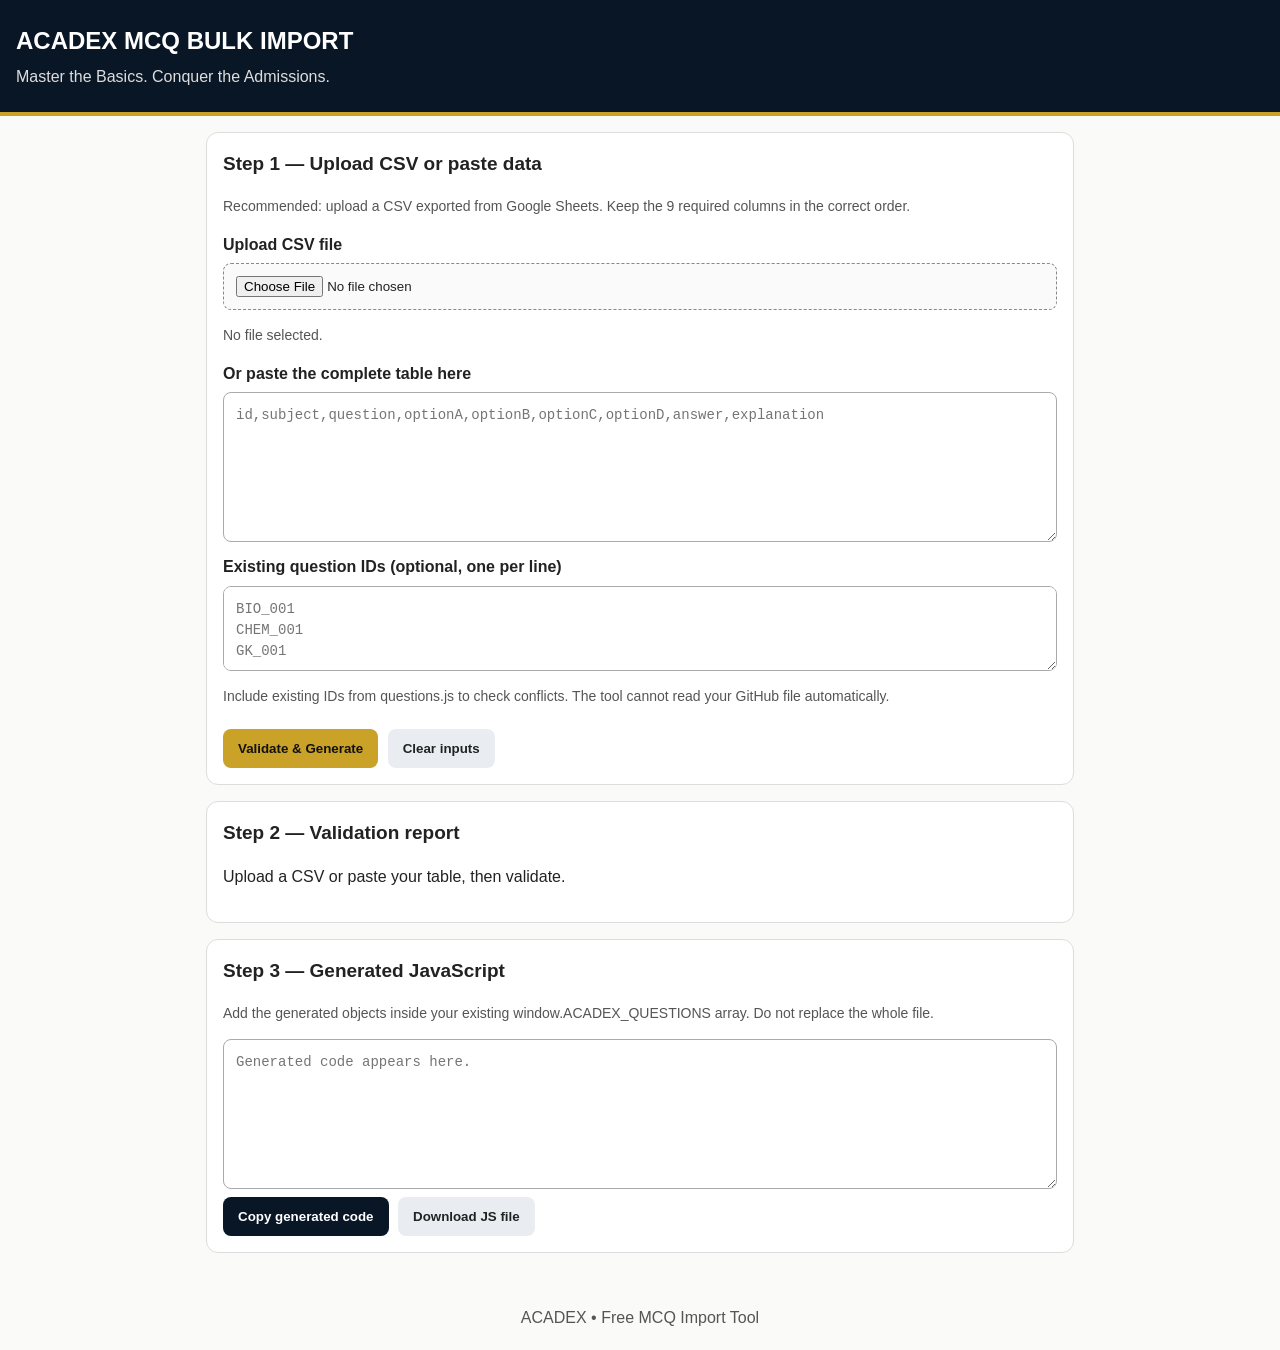
<file: mcq-import.html>
<!DOCTYPE html>
<html lang="en">
<head>
<meta charset="UTF-8">
<meta name="viewport" content="width=device-width, initial-scale=1">
<title>ACADEX | MCQ Bulk Import</title>
<style>
:root{--navy:#081626;--gold:#c9a227;--paper:#fafaf8;--ink:#222;--red:#b42318;--green:#167647}
*{box-sizing:border-box}
body{margin:0;background:var(--paper);color:var(--ink);font:16px/1.6 Arial,sans-serif}
header{background:var(--navy);color:white;padding:22px 16px;border-bottom:4px solid var(--gold)}
header h1{margin:0;font-size:24px}
header p{margin:4px 0 0;color:#ddd}
main{max-width:900px;margin:auto;padding:16px}
.panel{background:white;border:1px solid #ddd;border-radius:12px;padding:16px;margin-bottom:16px}
h2{font-size:19px;margin-top:0}
label{display:block;font-weight:bold;margin:12px 0 6px}
textarea{display:block;width:100%;min-height:150px;padding:12px;border:1px solid #aaa;border-radius:8px;font:14px/1.5 monospace}
input[type=file]{width:100%;padding:12px;border:1px dashed #888;border-radius:8px;background:#fafafa}
button{background:var(--navy);color:white;border:0;border-radius:8px;padding:12px 15px;margin:8px 5px 0 0;font-weight:bold;cursor:pointer}
button.gold{background:var(--gold);color:#111}
button.light{background:#e9edf2;color:#222}
.note{color:#555;font-size:14px}
#status{white-space:pre-wrap;overflow-wrap:anywhere}
.ok{color:var(--green)}.error{color:var(--red)}
footer{text-align:center;padding:20px;color:#555}
</style>
</head>
<body>
<header>
  <h1>ACADEX MCQ BULK IMPORT</h1>
  <p>Master the Basics. Conquer the Admissions.</p>
</header>

<main>
<section class="panel">
  <h2>Step 1 — Upload CSV or paste data</h2>
  <p class="note">
    Recommended: upload a CSV exported from Google Sheets.
    Keep the 9 required columns in the correct order.
  </p>

  <label for="csvFile">Upload CSV file</label>
  <input id="csvFile" type="file" accept=".csv,.tsv,.txt,text/csv,text/plain">

  <p class="note" id="fileInfo">No file selected.</p>

  <label for="sheetData">Or paste the complete table here</label>
  <textarea id="sheetData" placeholder="id,subject,question,optionA,optionB,optionC,optionD,answer,explanation"></textarea>

  <label for="existingIds">Existing question IDs (optional, one per line)</label>
  <textarea id="existingIds" style="min-height:85px"
    placeholder="BIO_001&#10;CHEM_001&#10;GK_001"></textarea>

  <p class="note">
    Include existing IDs from questions.js to check conflicts.
    The tool cannot read your GitHub file automatically.
  </p>

  <button id="validateBtn" class="gold">Validate &amp; Generate</button>
  <button id="clearBtn" class="light">Clear inputs</button>
</section>

<section class="panel">
  <h2>Step 2 — Validation report</h2>
  <p id="status">Upload a CSV or paste your table, then validate.</p>
</section>

<section class="panel">
  <h2>Step 3 — Generated JavaScript</h2>
  <p class="note">
    Add the generated objects inside your existing
    window.ACADEX_QUESTIONS array. Do not replace the whole file.
  </p>
  <textarea id="output" readonly placeholder="Generated code appears here."></textarea>
  <button id="copyBtn">Copy generated code</button>
  <button id="downloadBtn" class="light">Download JS file</button>
</section>
</main>

<footer>ACADEX • Free MCQ Import Tool</footer>

<script>
(function(){
"use strict";

const $ = id => document.getElementById(id);
const headers = [
  "id","subject","question","optionA","optionB",
  "optionC","optionD","answer","explanation"
];
const expected = headers.map(h => h.toLowerCase());
const INVISIBLE = /[\u200B-\u200D\u2060\uFEFF\u00A0]/g;
let generated = "";

function report(message, isError){
  $("status").textContent = message;
  $("status").className = isError ? "error" : "ok";
}

// Normalise a header cell: remove invisible chars, spaces, quotes, case.
function normHeader(h){
  return String(h)
    .replace(INVISIBLE, "")
    .replace(/\s+/g, "")
    .replace(/^["'“”‘’]+|["'“”‘’]+$/g, "")
    .toLowerCase();
}

// Clean cell text: remove zero-width chars and trim.
function cleanCell(s){
  return s.replace(/[\u200B-\u200D\u2060\uFEFF]/g, "").replace(/\u00A0/g, " ").trim();
}

function detectDelimiter(line){
  // Count candidates outside quotes in the first line; pick the most frequent.
  const counts = {",":0, "\t":0, ";":0};
  let q = false;
  for(const ch of line){
    if(ch === '"') q = !q;
    else if(!q && ch in counts) counts[ch]++;
  }
  let best = ",", max = -1;
  for(const d of [",","\t",";"]){
    if(counts[d] > max){ max = counts[d]; best = d; }
  }
  return best;
}

function parseDelimited(text, delimiter){
  const rows = [];
  let row = [], cell = "", quoted = false;

  for(let i=0;i<text.length;i++){
    const ch = text[i];
    if(ch === '"'){
      if(quoted && text[i+1] === '"'){ cell += '"'; i++; }
      else quoted = !quoted;
    } else if(ch === delimiter && !quoted){
      row.push(cleanCell(cell)); cell = "";
    } else if(ch === "\n" && !quoted){
      row.push(cleanCell(cell));
      if(row.some(v => v !== "")) rows.push(row);
      row = []; cell = "";
    } else {
      cell += ch;
    }
  }

  if(quoted) throw new Error("CSV-তে বন্ধ না হওয়া quotation mark আছে।");
  row.push(cleanCell(cell));
  if(row.some(v => v !== "")) rows.push(row);
  return rows;
}

function dropTrailingEmpty(row, minLen){
  const r = row.slice();
  while(r.length > minLen && r[r.length-1] === "") r.pop();
  return r;
}

function parseInput(text){
  text = text.replace(INVISIBLE, function(m, off){
    // strip invisible chars only at the very start of the text here;
    // the rest is cleaned per-cell.
    return off === 0 ? "" : m;
  });
  text = text.replace(/\r\n?/g, "\n").trim();
  if(!text) throw new Error("কোনো ডেটা পাওয়া যায়নি।");

  let lines = text.split("\n");
  // Excel sometimes adds "sep=," as the first line.
  if(/^\s*sep\s*=/i.test(lines[0])) lines.shift();
  // Skip leading blank lines.
  while(lines.length && !lines[0].trim()) lines.shift();
  if(!lines.length) throw new Error("কোনো ডেটা পাওয়া যায়নি।");

  const delimiter = detectDelimiter(lines[0]);
  let rows = parseDelimited(lines.join("\n"), delimiter);

  // Find the header row within the first 5 rows (starts with "id").
  let h = rows.findIndex((r,i) => i < 5 && normHeader(r[0]||"") === "id");
  if(h < 0) h = 0;
  rows = rows.slice(h);

  // Remove empty trailing columns (e.g. ",,," from Sheets).
  rows = rows.map((r,i) => dropTrailingEmpty(r, headers.length));
  return rows;
}

$("csvFile").addEventListener("change", async function(){
  const file = this.files && this.files[0];
  if(!file) return;
  try{
    const text = await file.text();
    $("sheetData").value = text;
    $("fileInfo").textContent =
      "Loaded: " + file.name + " (" + file.size + " bytes).";
    report("CSV loaded. Now select Validate & Generate.", false);
  }catch(err){
    report("File read error: " + err.message, true);
  }
});

function validate(){
  generated = "";
  $("output").value = "";

  let rows;
  try{
    rows = parseInput($("sheetData").value);
  }catch(err){
    report("ERROR: " + err.message, true);
    return;
  }

  const actual = rows[0].map(normHeader);
  if(actual.length !== expected.length ||
     expected.some((h,i) => actual[i] !== h)){
    report(
      "ERROR: The first row must contain these 9 headers in order:\n" +
      headers.join(" | ") +
      "\n\nFound (" + rows[0].length + " columns):\n" +
      rows[0].map(x => JSON.stringify(x)).join(" | ") +
      "\n\nTip: export the correct sheet as CSV and upload it again.",
      true
    );
    return;
  }

  const seen = new Set(
    $("existingIds").value.split(/\r?\n/).map(x=>x.trim()).filter(Boolean)
  );
  const errors = [], warnings = [], objects = [];

  rows.slice(1).forEach((cells, index)=>{
    const n = index + 2;

    if(cells.length !== 9){
      errors.push("Row " + n + ": expected 9 columns; found " + cells.length + ".");
      return;
    }

    const [id,subject,question,a,b,c,d,answerRaw,explanation] = cells;
    const options = [a,b,c,d];
    const answer = answerRaw.toUpperCase();
    const rowErrors = [];

    if([id,subject,question,...options,explanation].some(v=>!v))
      rowErrors.push("one or more required cells are empty");

    if(id && !/^[A-Za-z0-9_-]+$/.test(id))
      rowErrors.push("ID may contain only letters, numbers, _ or -");

    if(id && seen.has(id))
      rowErrors.push("duplicate ID: " + id);
    else if(id) seen.add(id);

    if(!["A","B","C","D"].includes(answer))
      rowErrors.push("answer must be A, B, C or D");

    if(options.every(Boolean) &&
       new Set(options.map(x=>x.toLowerCase())).size !== 4)
      warnings.push("Row " + n + ": duplicate option text.");

    if(rowErrors.length){
      rowErrors.forEach(e=>errors.push("Row " + n + ": " + e + "."));
      return;
    }

    objects.push({
      id:id,
      subject:subject,
      question:question,
      options:options,
      answer:["A","B","C","D"].indexOf(answer),
      explanation:explanation
    });
  });

  if(rows.length < 2) errors.push("No question rows found.");

  if(errors.length){
    report(
      "IMPORT BLOCKED — Fix these errors:\n\n" +
      errors.join("\n") +
      (warnings.length ? "\n\nWarnings:\n"+warnings.join("\n") : ""),
      true
    );
    return;
  }

  generated = objects.map(obj=>"  "+JSON.stringify(obj,null,2)
    .split("\n").join("\n  ")).join(",\n");

  $("output").value = generated;
  report(
    "VALIDATION PASSED\nQuestions generated: " + objects.length +
    (warnings.length ? "\n\nWarnings:\n"+warnings.join("\n") : "") +
    "\n\nFormat checks passed. Verify answers against trusted textbooks before publishing.",
    false
  );
}

$("validateBtn").addEventListener("click", validate);

$("clearBtn").addEventListener("click", function(){
  $("csvFile").value = "";
  $("sheetData").value = "";
  $("existingIds").value = "";
  $("output").value = "";
  $("fileInfo").textContent = "No file selected.";
  generated = "";
  report("Inputs cleared.", false);
});

$("copyBtn").addEventListener("click", async function(){
  if(!generated){
    report("Generate valid code before copying.", true);
    return;
  }
  try{
    await navigator.clipboard.writeText(generated);
    report("Generated code copied.", false);
  }catch(err){
    $("output").focus();
    $("output").select();
    report("Automatic copy blocked. Long-press the selected output and choose Copy.", false);
  }
});

$("downloadBtn").addEventListener("click", function(){
  if(!generated){
    report("Generate valid code before downloading.", true);
    return;
  }
  const blob = new Blob([generated],{type:"text/javascript;charset=utf-8"});
  const url = URL.createObjectURL(blob);
  const a = document.createElement("a");
  a.href = url;
  a.download = "acadex-mcq-import.js";
  document.body.appendChild(a);
  a.click();
  a.remove();
  setTimeout(()=>URL.revokeObjectURL(url),1000);
});
})();
</script>
</body>
</html>
</file>
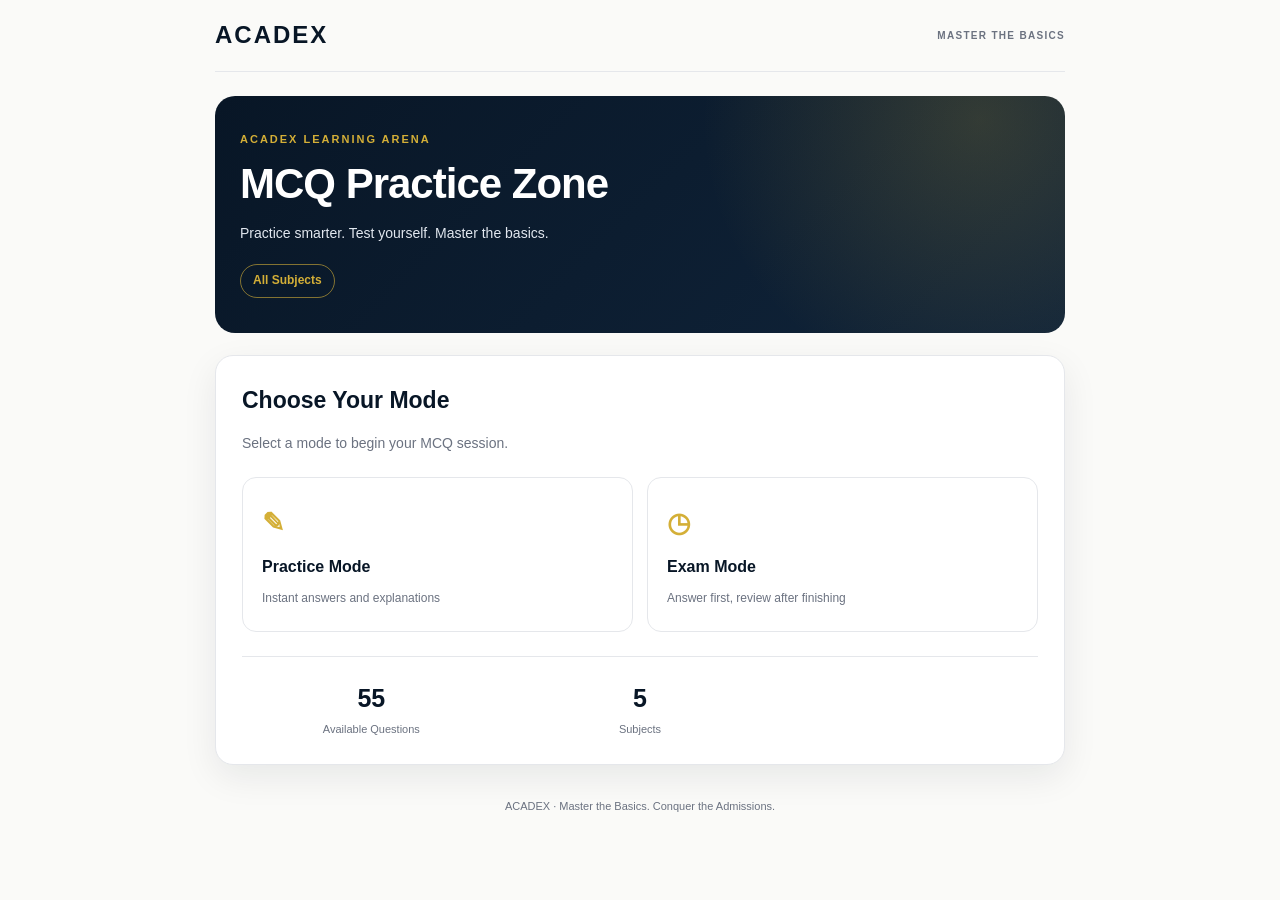
<file: mcq.html>
<!DOCTYPE html>
<html lang="en">
<head>
  <meta charset="UTF-8">
  <meta name="viewport" content="width=device-width, initial-scale=1.0">
  <meta name="theme-color" content="#081626">
  <meta name="description" content="Practise Biology, Chemistry, Physics, GK and English MCQs on ACADEX.">
  <title>MCQ Practice Zone | ACADEX</title>
  <link rel="stylesheet" href="mcq-style.css">
</head>
<body data-subject="All">
  <div id="app"></div>

  <script src="questions.js"></script>
  <script src="mcq-engine.js"></script>
</body>
</html>
</file>
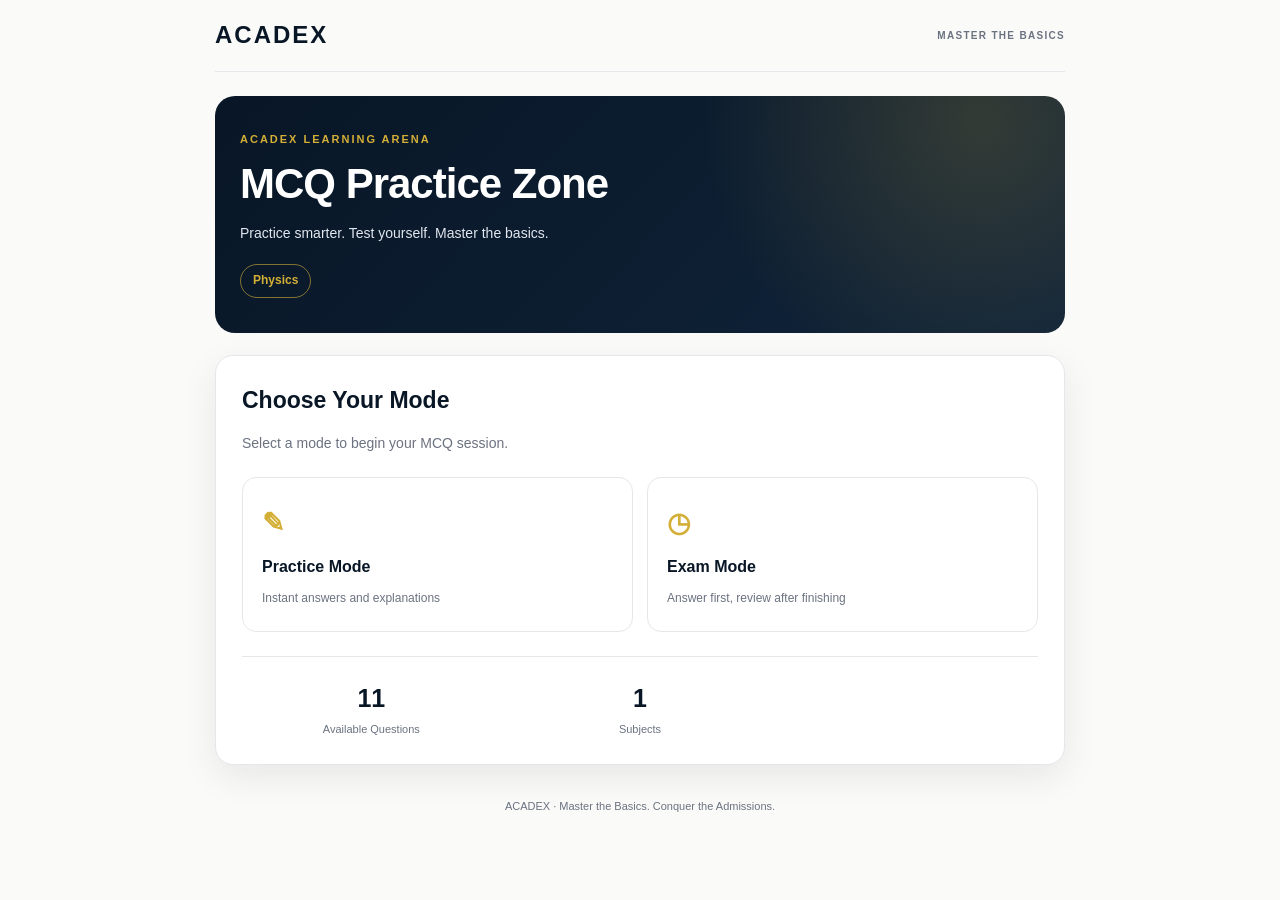
<file: physics-mcq.html>
<!DOCTYPE html>
<html lang="en">
<head>
  <meta charset="UTF-8">
  <meta name="viewport" content="width=device-width, initial-scale=1.0">
  <meta name="theme-color" content="#081626">
  <title>Physics MCQ Practice | ACADEX</title>
  <link rel="stylesheet" href="mcq-style.css">
</head>
<body data-subject="Physics">
  <div id="app"></div>

  <script src="questions.js"></script>
  <script src="mcq-engine.js"></script>
</body>
</html>
</file>
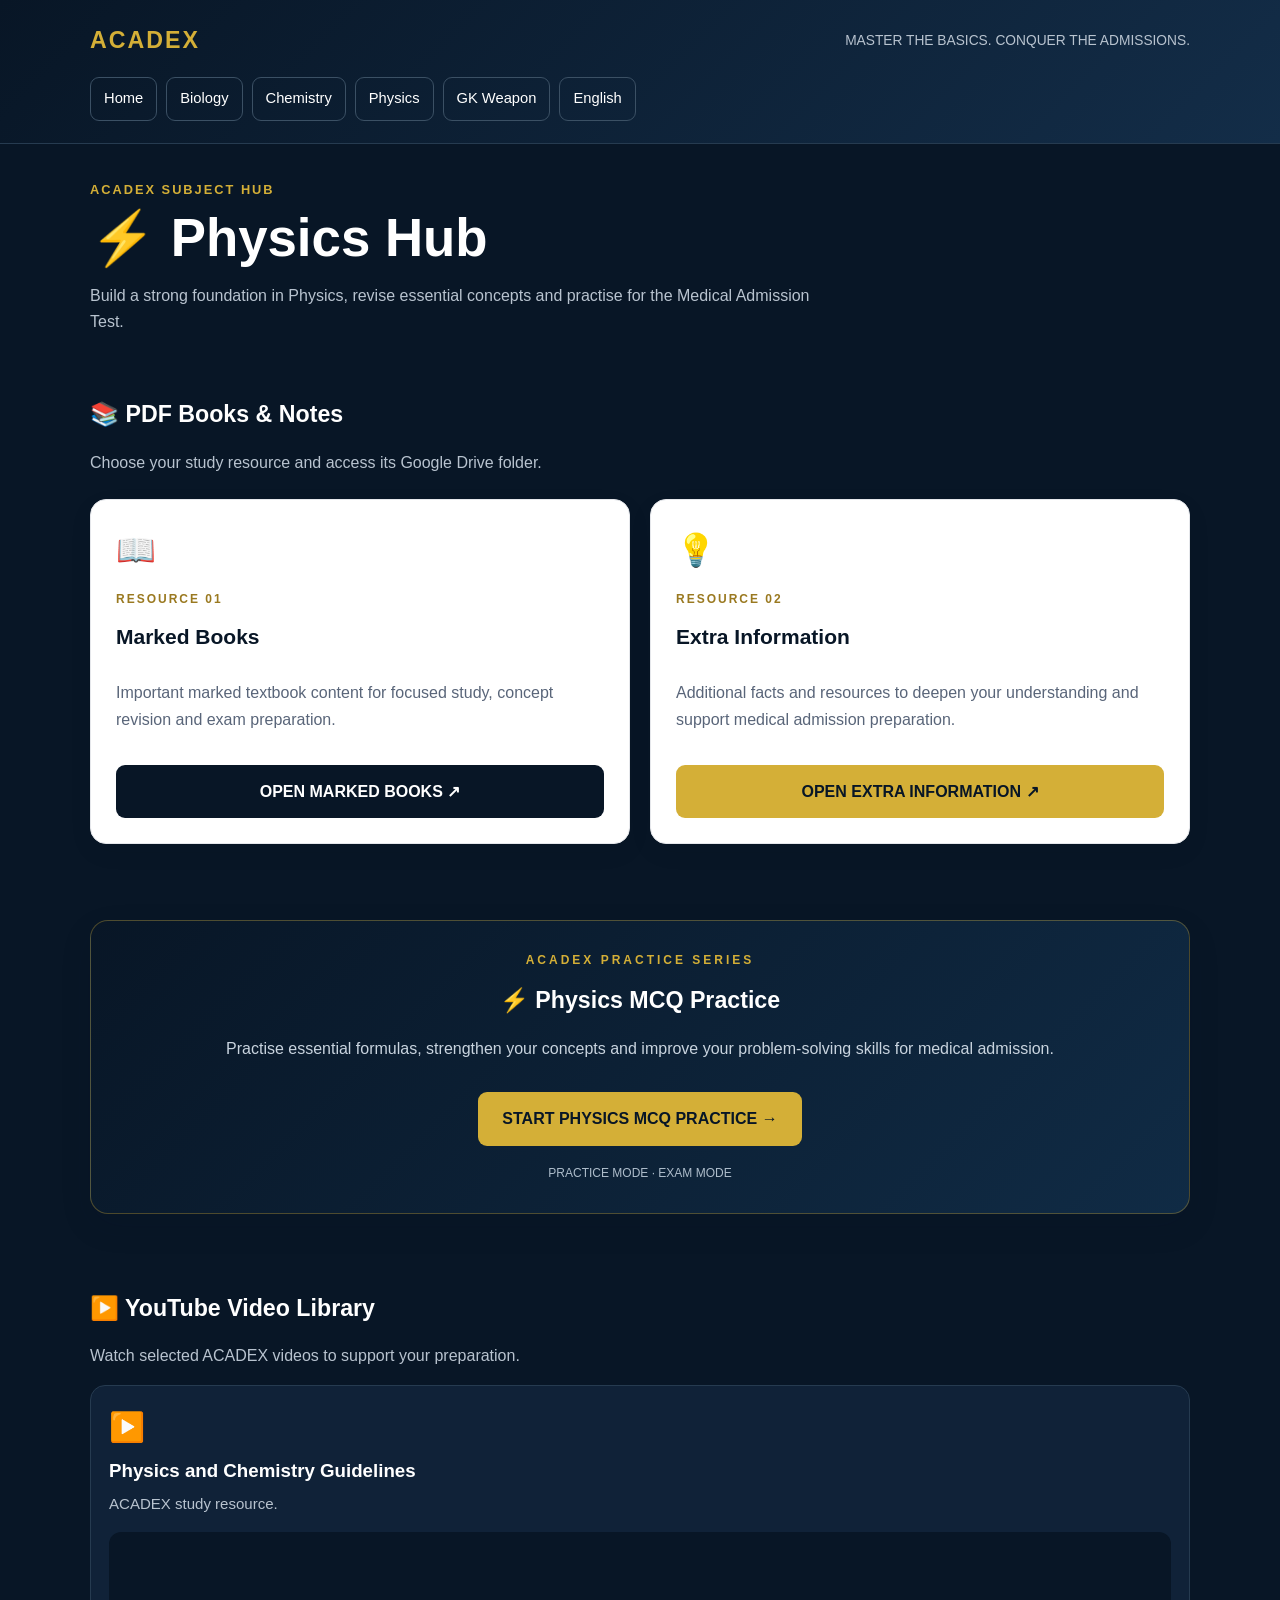
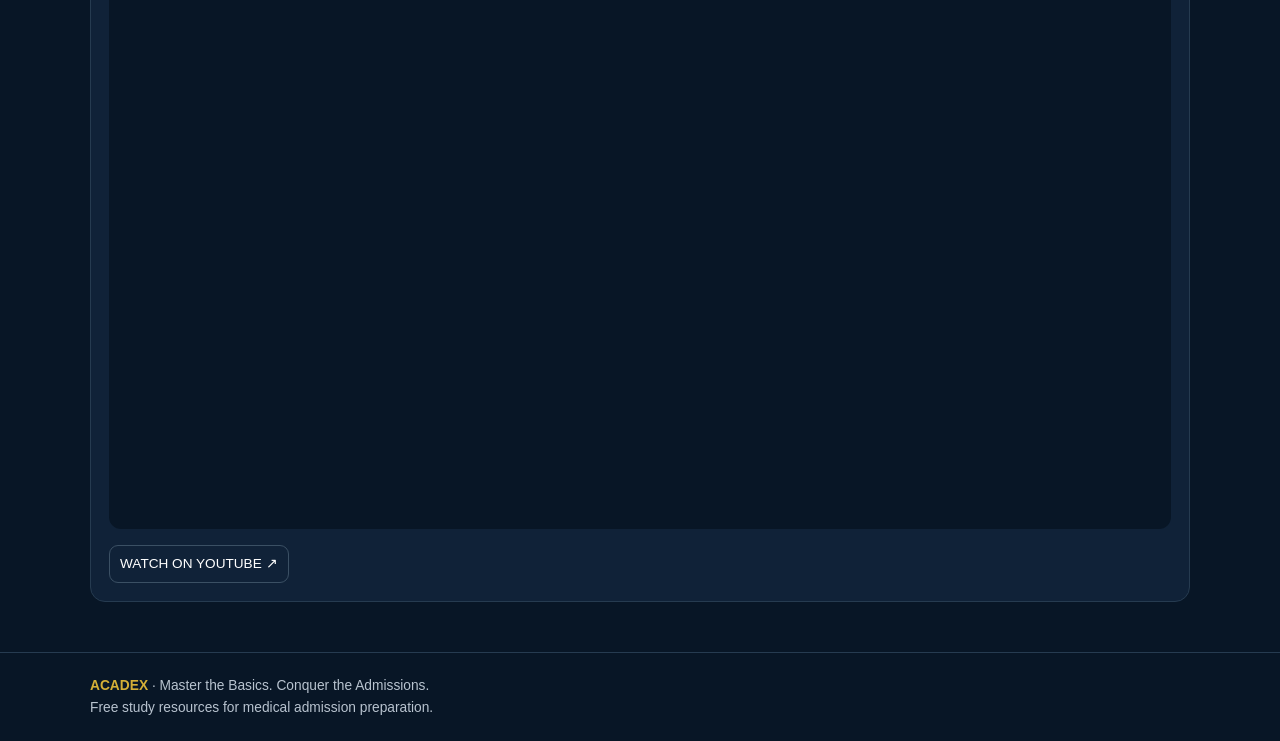
<file: physics.html>
<!DOCTYPE html>
<html lang="en">
<head>
  <meta charset="UTF-8">
  <meta name="viewport" content="width=device-width, initial-scale=1.0">
  <title>ACADEX | Physics Hub</title>
  <meta name="description" content="ACADEX Physics Hub for marked books, extra information and medical admission resources.">
  <link rel="stylesheet" href="style.css">

  <style>
    .resource-grid {
      display: grid;
      grid-template-columns: repeat(auto-fit, minmax(240px, 1fr));
      gap: 20px;
      margin-top: 24px;
    }
    .resource-card {
      display: flex;
      flex-direction: column;
      padding: 25px;
      border: 1px solid #e5e7eb;
      border-radius: 16px;
      background: #fff;
      box-shadow: 0 8px 24px rgba(8,22,38,.06);
    }
    .resource-icon { font-size: 32px; margin-bottom: 14px; }
    .resource-card h3 { margin: 0 0 10px; color: #081626; font-size: 21px; }
    .resource-card p { color: #596579; line-height: 1.7; flex-grow: 1; }
    .resource-btn {
      display: block;
      margin-top: 15px;
      padding: 14px 16px;
      border-radius: 9px;
      background: #081626;
      color: #fff;
      text-align: center;
      text-decoration: none;
      font-weight: 700;
      transition: .2s ease;
    }
    .resource-btn:hover { background: #1f3a5f; transform: translateY(-2px); }
    .extra-btn { background: #d4af37; color: #081626; }
    .extra-btn:hover { background: #c9a227; color: #081626; }
    .resource-label {
      color: #9a7920;
      font-size: 12px;
      font-weight: 800;
      letter-spacing: 2px;
      margin-bottom: 10px;
    }
    .video-frame {
      position: relative;
      padding-top: 56.25%;
      margin: 16px 0;
      border-radius: 12px;
      overflow: hidden;
      background: #081626;
    }
    .video-frame iframe {
      position: absolute;
      inset: 0;
      width: 100%;
      height: 100%;
      border: 0;
    }
  </style>
</head>

<body>
<header>
  <div class="container">
    <div class="brand">
      <a class="logo" href="index.html">ACADEX</a>
      <div class="tagline">MASTER THE BASICS. CONQUER THE ADMISSIONS.</div>
    </div>
    <nav>
      <a href="index.html">Home</a>
      <a href="biology.html">Biology</a>
      <a href="chemistry.html">Chemistry</a>
      <a href="physics.html">Physics</a>
      <a href="gk.html">GK Weapon</a>
      <a href="english.html">English</a>
    </nav>
  </div>
</header>

<main class="container">
  <section class="hero">
    <div class="eyebrow">ACADEX SUBJECT HUB</div>
    <h1>⚡ Physics Hub</h1>
    <p class="intro">
      Build a strong foundation in Physics, revise essential concepts
      and practise for the Medical Admission Test.
    </p>
  </section>

  <section class="section" id="pdfs">
    <h2>📚 PDF Books &amp; Notes</h2>
    <p class="intro">
      Choose your study resource and access its Google Drive folder.
    </p>

    <div class="resource-grid">
      <article class="resource-card">
        <div class="resource-icon">📖</div>
        <div class="resource-label">RESOURCE 01</div>
        <h3>Marked Books</h3>
        <p>
          Important marked textbook content for focused study,
          concept revision and exam preparation.
        </p>
        <a class="resource-btn"
           href="https://drive.google.com/drive/folders/1tPCbBoGuFCXo8kmo1rcIbECaHvug8y7m"
           target="_blank" rel="noopener noreferrer">
          OPEN MARKED BOOKS ↗
        </a>
      </article>

      <article class="resource-card">
        <div class="resource-icon">💡</div>
        <div class="resource-label">RESOURCE 02</div>
        <h3>Extra Information</h3>
        <p>
          Additional facts and resources to deepen your understanding
          and support medical admission preparation.
        </p>
        <a class="resource-btn extra-btn"
           href="https://drive.google.com/drive/folders/1SiLlGCiPMd_tCzCy81kfeFTemaZ3t3qL"
           target="_blank" rel="noopener noreferrer">
          OPEN EXTRA INFORMATION ↗
        </a>
      </article>
    </div>
  </section>

  <!-- ACADEX PHYSICS MCQ PRACTICE -->
  <section class="section" id="physics-mcq">
    <div style="
      padding:30px;
      margin:24px 0;
      border-radius:18px;
      background:linear-gradient(135deg,#081626,#102b45);
      border:1px solid #d4af3755;
      box-shadow:0 12px 32px rgba(8,22,38,.10);
      color:#ffffff;
      text-align:center;
    ">
      <div style="
        color:#d4af37;
        font-size:12px;
        font-weight:800;
        letter-spacing:3px;
      ">
        ACADEX PRACTICE SERIES
      </div>

      <h2 style="color:#ffffff;margin:12px 0">
        ⚡ Physics MCQ Practice
      </h2>

      <p style="color:#c9d4df;line-height:1.8">
        Practise essential formulas, strengthen your concepts
        and improve your problem-solving skills for medical admission.
      </p>

      <a href="physics-mcq.html" style="
        display:inline-block;
        margin-top:12px;
        padding:14px 24px;
        border-radius:9px;
        background:#d4af37;
        color:#081626;
        text-decoration:none;
        font-weight:800;
      ">
        START PHYSICS MCQ PRACTICE →
      </a>

      <p style="
        color:#aebdcb;
        font-size:12px;
        margin:18px 0 0;
      ">
        PRACTICE MODE · EXAM MODE
      </p>
    </div>
  </section>
  <!-- END ACADEX PHYSICS MCQ PRACTICE -->

  <section class="section" id="videos">
    <h2>▶️ YouTube Video Library</h2>
    <p class="intro">
      Watch selected ACADEX videos to support your preparation.
    </p>

    <article class="card">
      <div class="symbol">▶️</div>
      <h3>Physics and Chemistry Guidelines</h3>
      <p>ACADEX study resource.</p>
      <div class="video-frame">
        <iframe
          src="https://www.youtube.com/embed/MtVYTA7AikU"
          title="ACADEX Physics and Chemistry Guidelines"
          loading="lazy"
          allow="accelerometer; autoplay; clipboard-write; encrypted-media; gyroscope; picture-in-picture; web-share"
          referrerpolicy="strict-origin-when-cross-origin"
          allowfullscreen>
        </iframe>
      </div>
      <a class="button small"
         href="https://www.youtube.com/watch?v=MtVYTA7AikU"
         target="_blank" rel="noopener noreferrer">
        WATCH ON YOUTUBE ↗
      </a>
    </article>
  </section>
</main>

<footer>
  <div class="container">
    <strong>ACADEX</strong> · Master the Basics. Conquer the Admissions.
    <br>
    Free study resources for medical admission preparation.
  </div>
</footer>
</body>
</html>
</file>
<file: mcq-style.css>
:root {
  --navy: #081626;
  --navy-light: #10243a;
  --gold: #d4af37;
  --ivory: #fafaf8;
  --white: #ffffff;
  --text: #202938;
  --muted: #6b7280;
  --border: #e5e7eb;
  --green: #16805d;
  --red: #c43d4b;
  --shadow: 0 12px 35px rgba(8, 22, 38, 0.08);
}

* {
  box-sizing: border-box;
}

body {
  margin: 0;
  background: var(--ivory);
  color: var(--text);
  font-family: Arial, Helvetica, sans-serif;
  line-height: 1.6;
}

button,
a {
  -webkit-tap-highlight-color: transparent;
}

button {
  font: inherit;
}

.mcq-shell {
  width: min(100% - 28px, 850px);
  margin: 0 auto;
  padding-bottom: 28px;
}

.mcq-header {
  min-height: 72px;
  display: flex;
  align-items: center;
  justify-content: space-between;
  gap: 12px;
  border-bottom: 1px solid var(--border);
}

.mcq-brand {
  color: var(--navy);
  font-size: 24px;
  font-weight: 900;
  letter-spacing: 2px;
  text-decoration: none;
}

.mcq-tag {
  color: var(--muted);
  font-size: 10px;
  font-weight: 800;
  letter-spacing: 1.3px;
  text-align: right;
}

.mcq-hero {
  position: relative;
  overflow: hidden;
  margin-top: 24px;
  padding: 35px 25px;
  border-radius: 20px;
  background:
    radial-gradient(circle at 90% 10%, rgba(212, 175, 55, 0.19), transparent 35%),
    linear-gradient(135deg, var(--navy), var(--navy-light));
  color: var(--white);
}

.mcq-eyebrow {
  margin: 0 0 10px;
  color: var(--gold);
  font-size: 11px;
  font-weight: 800;
  letter-spacing: 2px;
}

.mcq-hero h1,
.mcq-result-card h1 {
  margin: 0;
  font-size: clamp(27px, 6vw, 42px);
  line-height: 1.2;
  letter-spacing: -1px;
}

.mcq-subtitle {
  margin: 13px 0 0;
  color: #e1e7ef;
  font-size: 14px;
}

.mcq-subject-label {
  display: inline-block;
  margin-top: 20px;
  padding: 6px 12px;
  border: 1px solid rgba(212, 175, 55, 0.6);
  border-radius: 30px;
  color: var(--gold);
  font-size: 12px;
  font-weight: 700;
}

.mcq-start-card,
.mcq-quiz-card,
.mcq-result-card {
  margin-top: 22px;
  padding: 26px;
  border: 1px solid var(--border);
  border-radius: 18px;
  background: var(--white);
  box-shadow: var(--shadow);
}

.mcq-start-card h2 {
  margin: 0;
  color: var(--navy);
  font-size: 23px;
}

.mcq-muted {
  color: var(--muted);
  font-size: 14px;
}

.mcq-mode-grid {
  display: grid;
  grid-template-columns: repeat(2, minmax(0, 1fr));
  gap: 14px;
  margin-top: 22px;
}

.mcq-mode-card {
  display: flex;
  min-height: 155px;
  flex-direction: column;
  align-items: flex-start;
  justify-content: center;
  gap: 9px;
  padding: 19px;
  border: 1px solid var(--border);
  border-radius: 14px;
  background: var(--white);
  color: var(--navy);
  text-align: left;
  cursor: pointer;
  transition: border-color 0.2s, transform 0.2s, background 0.2s;
}

.mcq-mode-card:hover {
  border-color: var(--gold);
  background: #fffdf5;
  transform: translateY(-2px);
}

.mcq-mode-icon {
  color: var(--gold);
  font-size: 27px;
  font-weight: 800;
}

.mcq-mode-card strong {
  font-size: 16px;
}

.mcq-mode-card small {
  color: var(--muted);
  font-size: 12px;
  line-height: 1.5;
}

.mcq-stats {
  display: grid;
  grid-template-columns: repeat(3, minmax(0, 1fr));
  gap: 10px;
  margin-top: 24px;
  padding-top: 21px;
  border-top: 1px solid var(--border);
}

.mcq-stats > div {
  display: flex;
  flex-direction: column;
  gap: 3px;
  text-align: center;
}

.mcq-stats strong {
  color: var(--navy);
  font-size: 25px;
}

.mcq-stats span {
  color: var(--muted);
  font-size: 11px;
}

.mcq-quiz-top,
.mcq-meta,
.mcq-navigation {
  display: flex;
  align-items: center;
  justify-content: space-between;
  gap: 12px;
}

.mcq-chip {
  padding: 6px 10px;
  border-radius: 5px;
  background: #f7f0d9;
  color: #705714;
  font-size: 10px;
  font-weight: 900;
  letter-spacing: 1px;
}

.mcq-counter {
  color: var(--muted);
  font-size: 12px;
  font-weight: 700;
}

.mcq-progress-track {
  height: 6px;
  margin-top: 20px;
  overflow: hidden;
  border-radius: 10px;
  background: #edf0f3;
}

.mcq-progress-fill {
  height: 100%;
  border-radius: inherit;
  background: var(--gold);
  transition: width 0.25s;
}

.mcq-meta {
  margin-top: 22px;
  color: var(--muted);
  font-size: 12px;
}

.mcq-question {
  margin: 22px 0;
  color: var(--navy);
  font-size: clamp(19px, 4vw, 25px);
  line-height: 1.45;
}

.mcq-options {
  display: grid;
  gap: 11px;
}

.mcq-option {
  display: flex;
  width: 100%;
  align-items: center;
  gap: 12px;
  padding: 14px;
  border: 1px solid var(--border);
  border-radius: 11px;
  background: var(--white);
  color: var(--text);
  text-align: left;
  line-height: 1.5;
}

button.mcq-option {
  cursor: pointer;
}

button.mcq-option:hover:not(:disabled) {
  border-color: var(--gold);
  background: #fffdf6;
}

.mcq-option:disabled {
  cursor: default;
  opacity: 1;
}

.mcq-option-letter {
  display: inline-flex;
  width: 30px;
  height: 30px;
  flex: 0 0 30px;
  align-items: center;
  justify-content: center;
  border: 1px solid var(--border);
  border-radius: 8px;
  color: var(--navy);
  font-size: 12px;
  font-weight: 800;
}

.mcq-option-text {
  overflow-wrap: anywhere;
}

.mcq-option.selected {
  border-color: var(--gold);
  background: #fffaf0;
}

.mcq-option.correct {
  border-color: #70b99e;
  background: #eef9f3;
}

.mcq-option.correct .mcq-option-letter {
  border-color: var(--green);
  background: var(--green);
  color: var(--white);
}

.mcq-option.incorrect {
  border-color: #e5a0a7;
  background: #fff1f2;
}

.mcq-option.incorrect .mcq-option-letter {
  border-color: var(--red);
  background: var(--red);
  color: var(--white);
}

.mcq-explanation {
  margin-top: 18px;
  padding: 16px;
  border-radius: 11px;
  font-size: 14px;
}

.mcq-explanation p {
  margin: 9px 0 0;
}

.mcq-explanation.success {
  border: 1px solid #b7e2cc;
  background: #f0faf4;
}

.mcq-explanation.success strong {
  color: var(--green);
}

.mcq-explanation.error {
  border: 1px solid #f0c2c7;
  background: #fff5f5;
}

.mcq-explanation.error strong {
  color: var(--red);
}

.mcq-navigation {
  margin-top: 25px;
}

.mcq-primary-btn,
.mcq-secondary-btn {
  min-height: 44px;
  padding: 10px 16px;
  border: 1px solid var(--navy);
  border-radius: 9px;
  font-size: 13px;
  font-weight: 800;
  cursor: pointer;
}

.mcq-primary-btn {
  background: var(--navy);
  color: var(--white);
}

.mcq-primary-btn:hover {
  background: #183553;
}

.mcq-secondary-btn {
  background: var(--white);
  color: var(--navy);
}

.mcq-secondary-btn:hover:not(:disabled) {
  border-color: var(--gold);
  background: #fffdf6;
}

.mcq-primary-btn:disabled,
.mcq-secondary-btn:disabled {
  cursor: not-allowed;
  opacity: 0.45;
}

.mcq-text-btn {
  padding: 8px 0;
  border: 0;
  background: transparent;
  color: var(--muted);
  font-size: 13px;
  font-weight: 700;
  cursor: pointer;
}

.mcq-result-card {
  text-align: center;
}

.mcq-result-symbol {
  display: inline-flex;
  width: 54px;
  height: 54px;
  align-items: center;
  justify-content: center;
  margin-bottom: 17px;
  border: 1px solid var(--gold);
  border-radius: 50%;
  background: #fffaf0;
  color: #8c6b12;
  font-size: 25px;
}

.mcq-score-circle {
  display: flex;
  width: 160px;
  height: 160px;
  flex-direction: column;
  align-items: center;
  justify-content: center;
  gap: 5px;
  margin: 25px auto;
  border: 7px solid #f2e6b9;
  border-radius: 50%;
  background: #fffdf7;
}

.mcq-score-circle strong {
  color: var(--navy);
  font-size: 35px;
}

.mcq-score-circle span {
  color: var(--muted);
  font-size: 12px;
}

.mcq-result-actions {
  display: grid;
  gap: 10px;
  margin-top: 24px;
}

.mcq-footer {
  padding: 22px 8px 0;
  color: var(--muted);
  font-size: 11px;
  text-align: center;
}

@media (max-width: 520px) {
  .mcq-shell {
    width: min(100% - 20px, 850px);
  }

  .mcq-header {
    min-height: 62px;
  }

  .mcq-brand {
    font-size: 21px;
  }

  .mcq-tag {
    font-size: 9px;
  }

  .mcq-hero {
    padding: 28px 20px;
    border-radius: 15px;
  }

  .mcq-start-card,
  .mcq-quiz-card,
  .mcq-result-card {
    padding: 19px;
    border-radius: 14px;
  }

  .mcq-mode-grid {
    grid-template-columns: 1fr;
  }

  .mcq-mode-card {
    min-height: 120px;
  }

  .mcq-navigation {
    align-items: stretch;
  }

  .mcq-primary-btn,
  .mcq-secondary-btn {
    padding: 10px 12px;
  }

  .mcq-stats strong {
    font-size: 22px;
  }
}


.mcq-question-grid {
  display: grid;
  grid-template-columns: repeat(5, minmax(0, 1fr));
  gap: 9px;
  margin: 18px 0;
}

.mcq-nav-number {
  min-height: 42px;
  border: 1px solid #d1d5db;
  border-radius: 9px;
  background: #f3f4f6;
  color: #222;
  font-weight: 700;
  cursor: pointer;
}

.mcq-nav-number.answered {
  background: #dcfce7;
  border-color: #16a34a;
  color: #166534;
}

.mcq-nav-number.active {
  outline: 3px solid #2563eb;
  outline-offset: 1px;
}

.mcq-exam-list {
  display: grid;
  gap: 16px;
}

.mcq-exam-question {
  scroll-margin-top: 12px;
}

.mcq-nav-legend {
  display: flex;
  flex-wrap: wrap;
  gap: 12px;
  font-size: 12px;
  color: #555;
}

.mcq-nav-legend span {
  display: inline-flex;
  align-items: center;
  gap: 5px;
}

.mcq-legend-dot {
  width: 10px;
  height: 10px;
  display: inline-block;
  border-radius: 50%;
}

.answered-dot {
  background: #16a34a;
}

.unanswered-dot {
  background: #d1d5db;
}

.active-dot {
  background: #2563eb;
}

@media (max-width: 360px) {
  .mcq-question-grid {
    grid-template-columns: repeat(4, minmax(0, 1fr));
  }
}
</file>
<file: style.css>
:root{--navy:#081626;--navy2:#10263d;--gold:#D4AF37;--white:#fff;--muted:#b8c3cf;--line:#263b50;--panel:#102238}
*{box-sizing:border-box}
html{scroll-behavior:smooth}
body{margin:0;background:var(--navy);color:var(--white);font-family:Arial,Helvetica,sans-serif;line-height:1.6}
a{color:inherit}
.container{width:min(1100px,92%);margin:auto}
header{background:linear-gradient(135deg,#081626,#132d48);border-bottom:1px solid var(--line);padding:22px 0}
.brand{display:flex;align-items:center;justify-content:space-between;gap:16px;flex-wrap:wrap}
.logo{font-size:1.45rem;font-weight:800;letter-spacing:2px;color:var(--gold);text-decoration:none}
.tagline{color:var(--muted);font-size:.86rem}
nav{display:flex;gap:9px;flex-wrap:wrap;margin-top:18px}
nav a,.button{display:inline-block;text-decoration:none;border:1px solid #3b5064;border-radius:9px;padding:9px 13px;font-size:.92rem}
nav a:hover,.button:hover{border-color:var(--gold);color:var(--gold)}
.hero{padding:36px 0 24px}
.eyebrow{color:var(--gold);font-weight:700;text-transform:uppercase;letter-spacing:2px;font-size:.8rem}
h1{font-size:clamp(2rem,6vw,3.3rem);line-height:1.12;margin:8px 0 12px}
h2{font-size:1.45rem;margin:0 0 8px}
h3{margin:0 0 6px}
.intro{color:var(--muted);max-width:720px}
.section{padding:22px 0 30px}
.grid{display:grid;grid-template-columns:repeat(auto-fit,minmax(220px,1fr));gap:14px}
.card{background:var(--panel);border:1px solid var(--line);border-radius:15px;padding:18px}
.card p{color:var(--muted);margin:6px 0 14px;font-size:.94rem}
.card .symbol{font-size:1.8rem;margin-bottom:6px}
.button.gold{background:var(--gold);color:var(--navy);border-color:var(--gold);font-weight:800}
.button.small{font-size:.85rem;padding:7px 10px}
.note{background:#0d2034;border-left:3px solid var(--gold);padding:13px 15px;border-radius:7px;color:var(--muted)}
footer{border-top:1px solid var(--line);padding:22px 0;color:var(--muted);font-size:.86rem;margin-top:20px}
footer strong{color:var(--gold)}
@media(max-width:520px){.brand{align-items:flex-start}.tagline{max-width:250px}nav a{padding:8px 10px}.card{padding:15px}}
</file>
